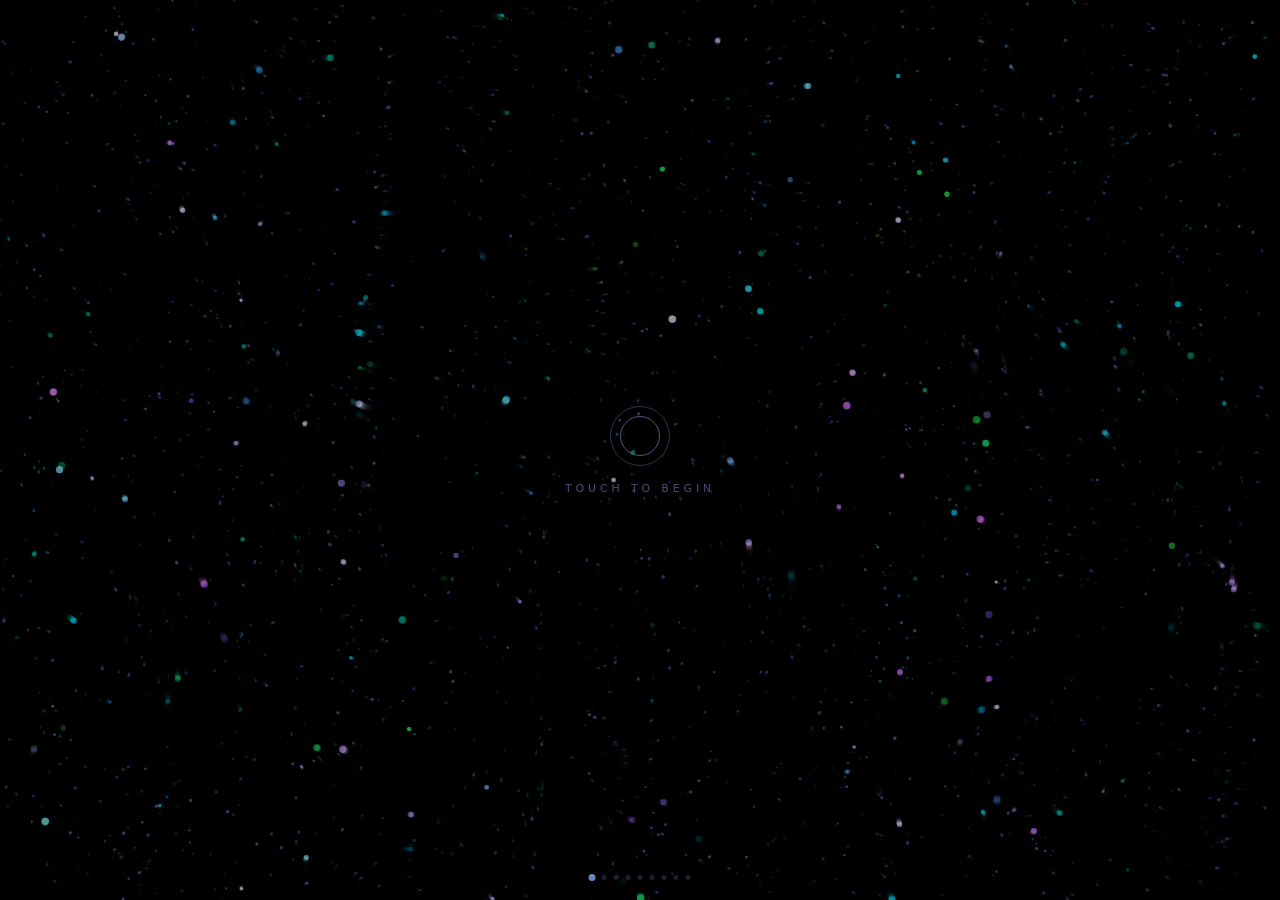
<file: ambient/index.html>
<!DOCTYPE html>
<html lang="ja">
<head>
  <meta charset="UTF-8">
  <meta name="viewport" content="width=device-width, initial-scale=1.0">
  <title>Ambient Flow</title>
  <link rel="stylesheet" href="style.css">
</head>
<body>
<canvas id="c"></canvas>
<div id="overlay"><div class="ring"></div><p>touch to begin</p></div>
<div id="label"></div>
<div id="dots"></div>
<script src="main.js"></script>
</body>
</html>
</file>
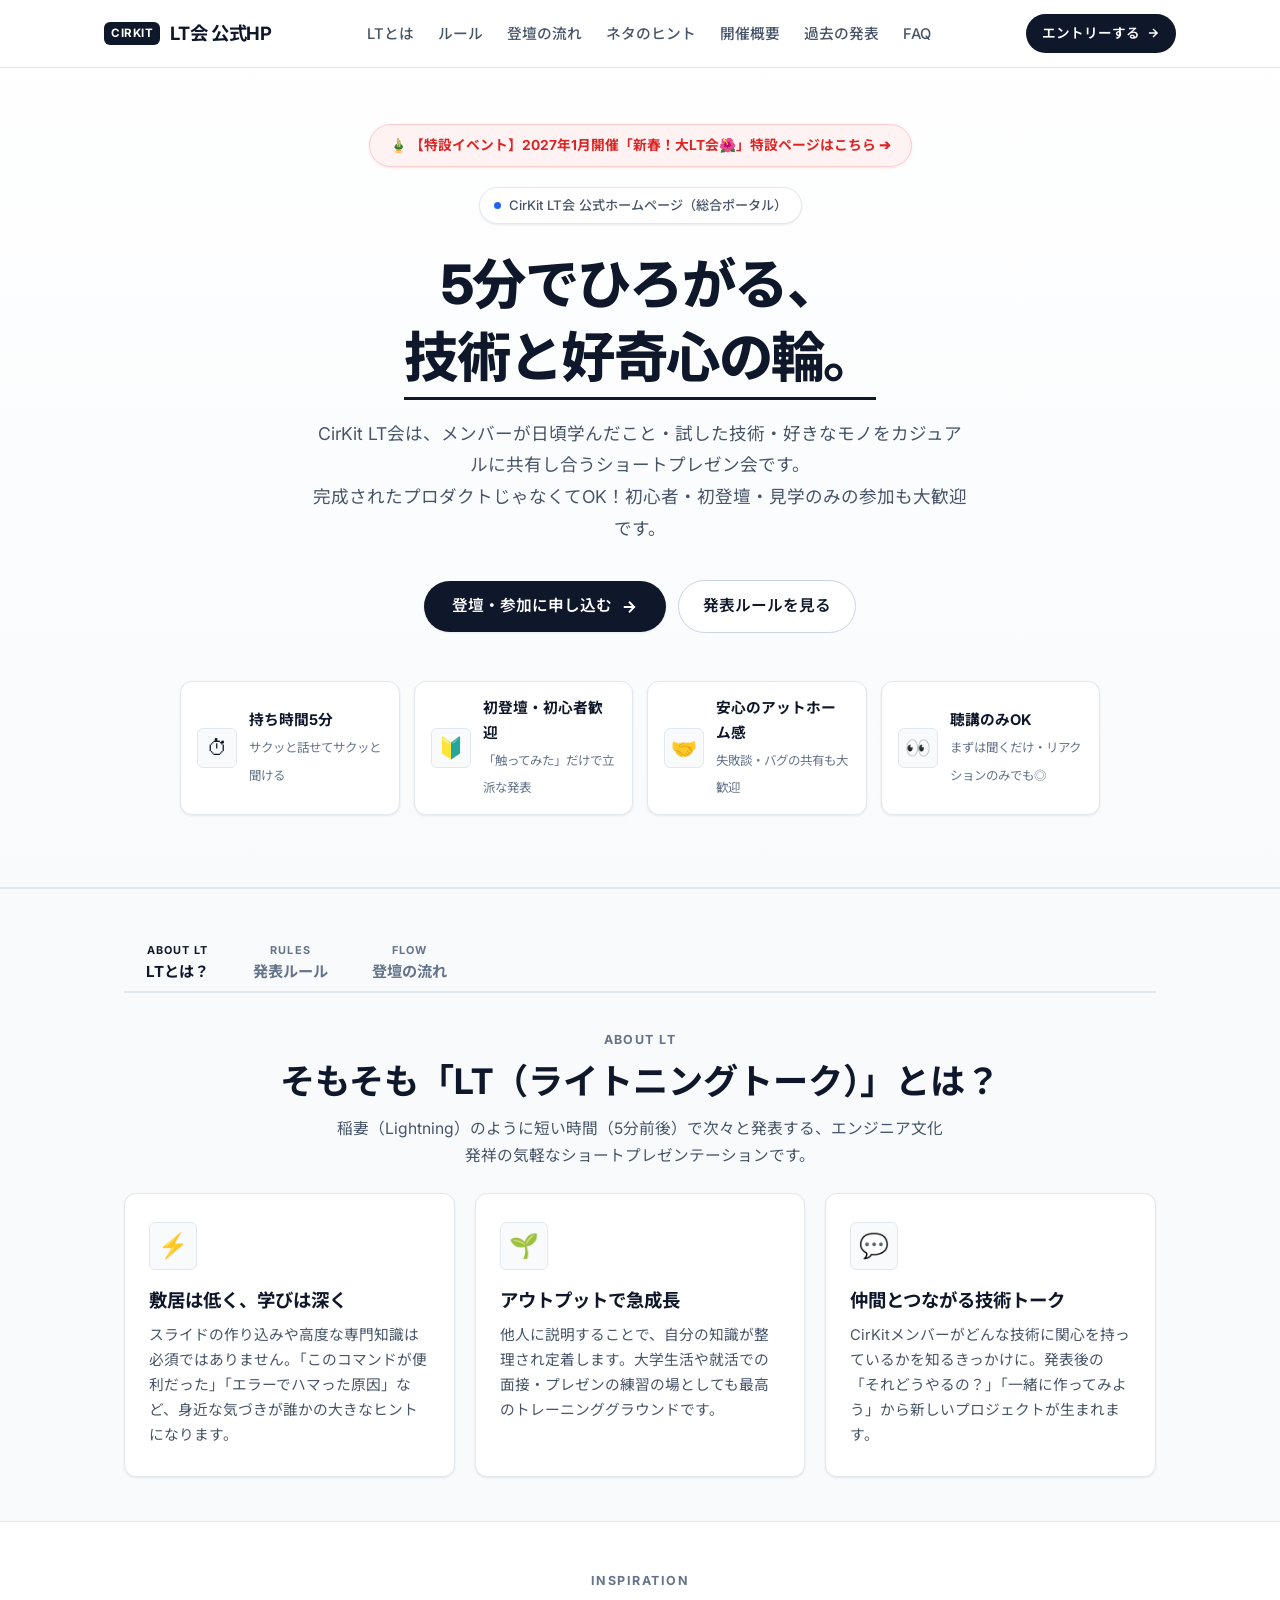
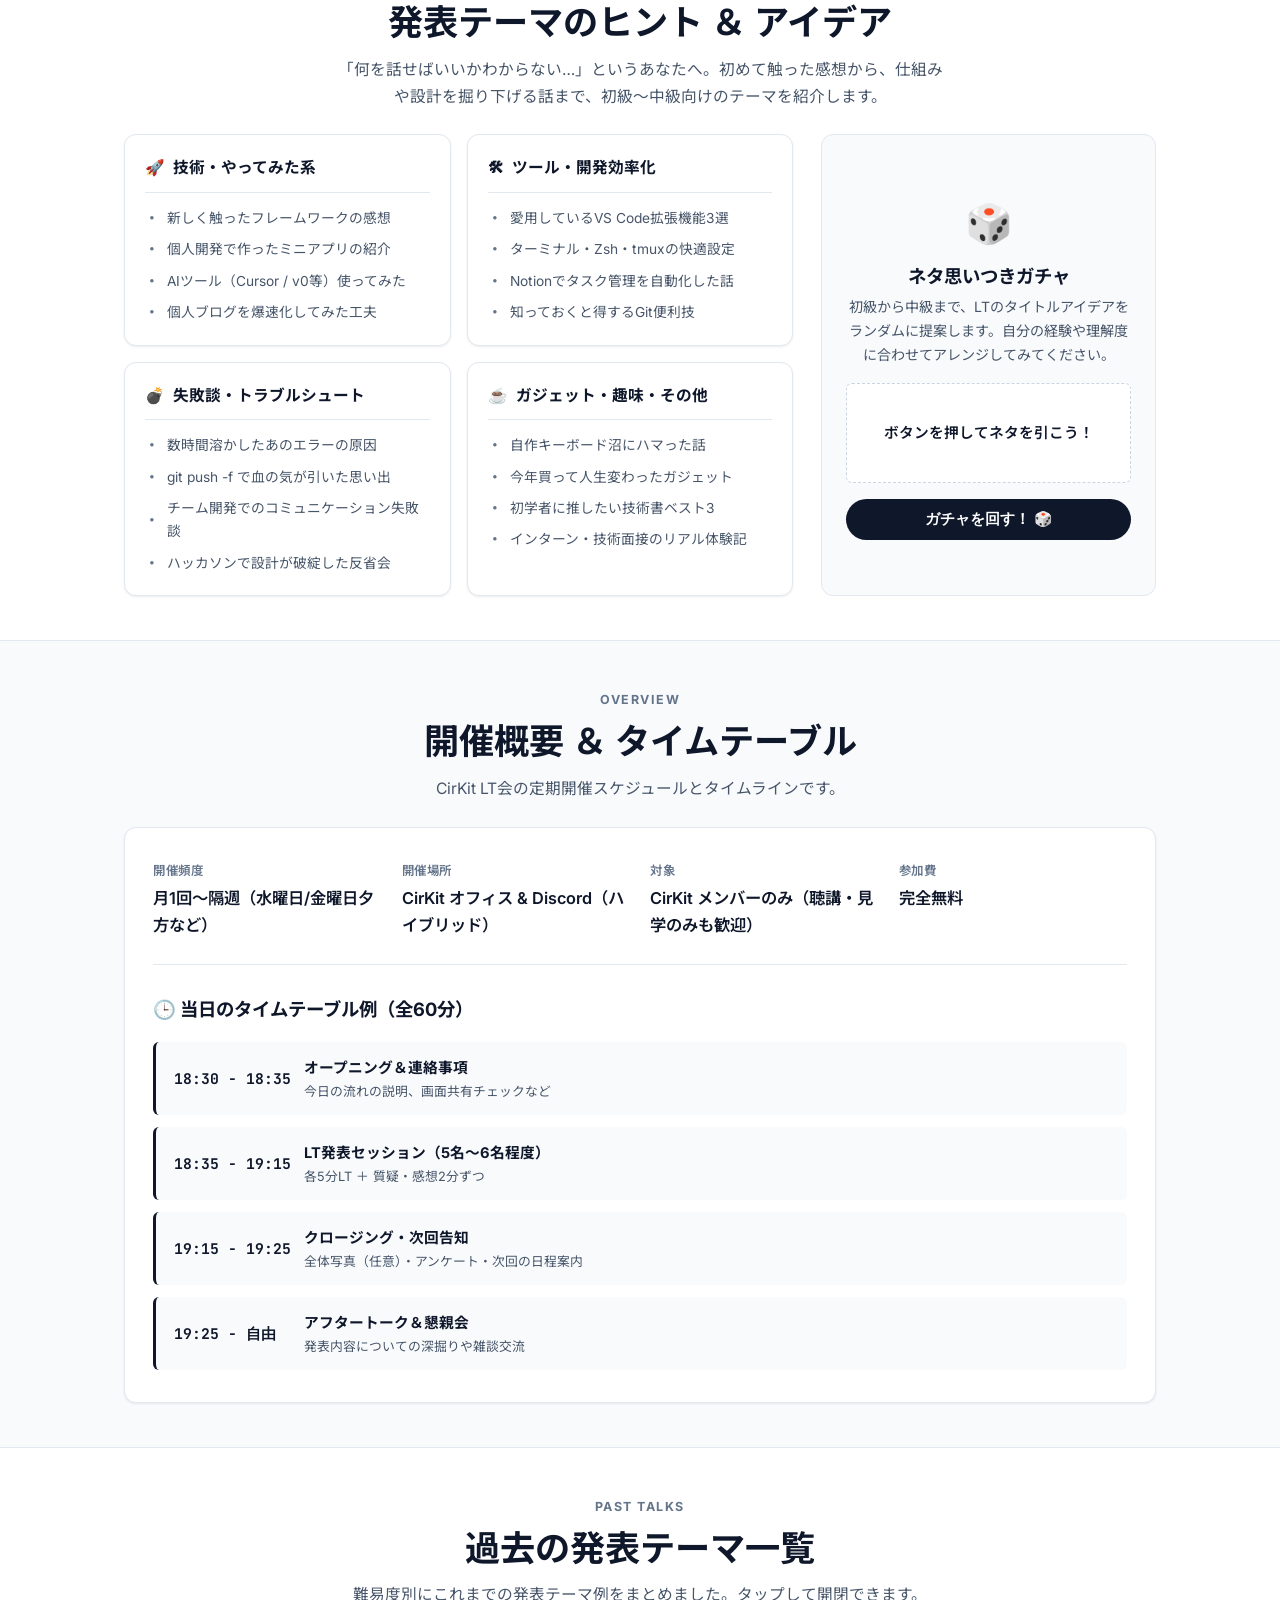
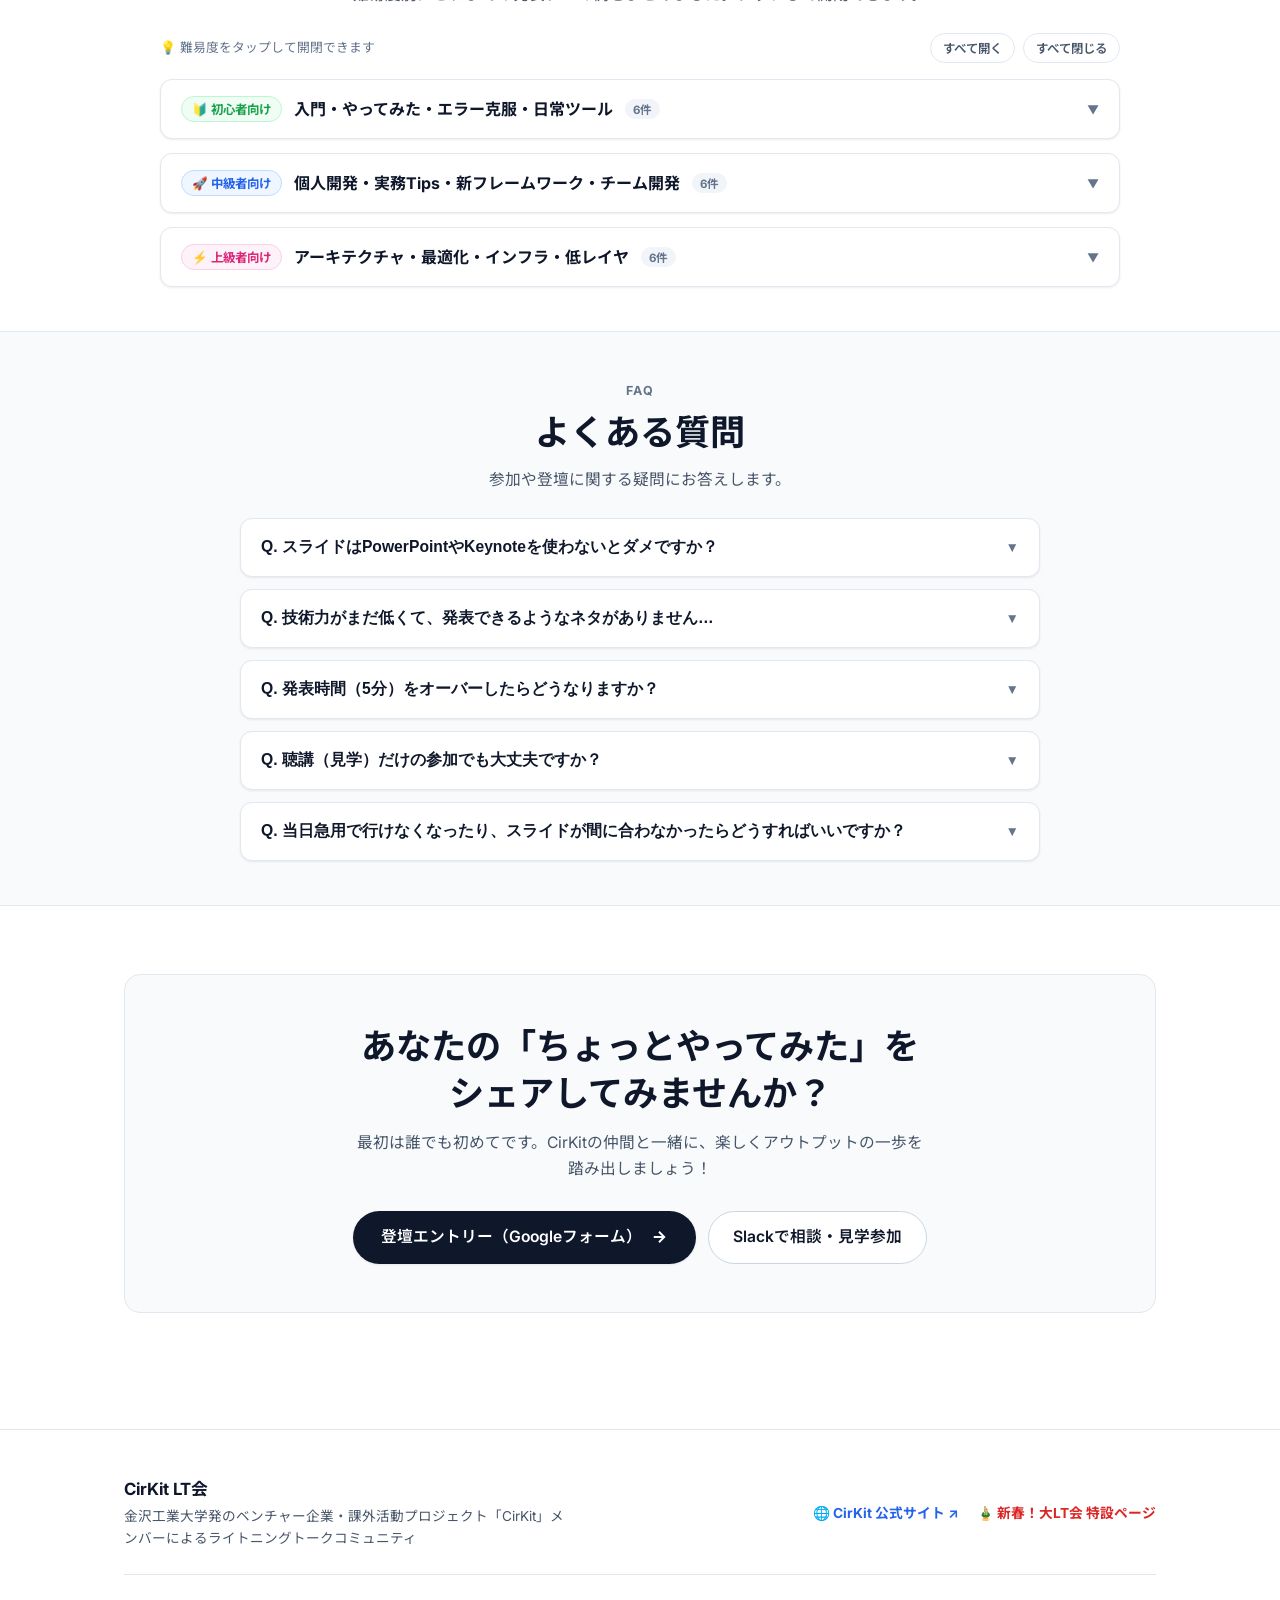
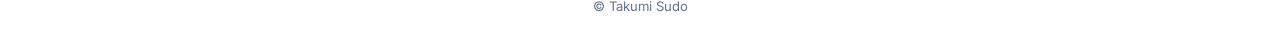
<file: lt/index.html>
<!DOCTYPE html>
<html lang="ja">
<head>
  <meta charset="UTF-8">
  <meta name="viewport" content="width=device-width, initial-scale=1.0">
  <title>CirKit LT会 | 5分で広がる、技術と好奇心。</title>
  <meta name="description" content="金沢工業大学発ベンチャー・課外活動プロジェクト「CirKit」のLT会（Lightning Talks）紹介ページです。ルールや発表テーマのヒント、登壇・参加の流れ、よくある質問を掲載しています。初心者・聴講のみも大歓迎！">
  <!-- Google Fonts -->
  <link rel="preconnect" href="https://fonts.googleapis.com">
  <link rel="preconnect" href="https://fonts.gstatic.com" crossorigin>
  <link href="https://fonts.googleapis.com/css2?family=Inter:wght@400;500;600;700;800&family=JetBrains+Mono:wght@500;700&family=Noto+Sans+JP:wght@400;500;700;800&display=swap" rel="stylesheet">
  <link rel="stylesheet" href="style.css">
</head>
<body>

  <!-- Header -->
  <header class="site-header">
    <div class="nav-container">
      <a href="./index.html" class="nav-logo">
        <span class="logo-badge">CirKit</span>
        <span>LT会 公式HP</span>
      </a>

      <!-- Desktop Nav Links -->
      <ul class="nav-links" id="navLinks">
        <li><a href="#about">LTとは</a></li>
        <li><a href="#rules">ルール</a></li>
        <li><a href="#flow">登壇の流れ</a></li>
        <li><a href="#topics">ネタのヒント</a></li>
        <li><a href="#overview">開催概要</a></li>
        <li><a href="#archive">過去の発表</a></li>
        <li><a href="#faq">FAQ</a></li>
      </ul>

      <div class="nav-actions">
        <a href="#entry" class="btn-header-cta">
          <span>エントリーする</span>
          <svg width="14" height="14" viewBox="0 0 24 24" fill="none" stroke="currentColor" stroke-width="2.5"><path d="M5 12h14M12 5l7 7-7 7"/></svg>
        </a>
        <button class="menu-btn" id="menuToggle" aria-label="メニューを開閉する" aria-expanded="false">
          ☰
        </button>
      </div>
    </div>
  </header>

  <main>
    <!-- Hero Section -->
    <section class="hero-section">
      <div class="container">
        <!-- New Year Special Event Banner -->
        <div style="margin-bottom: 20px;">
          <a href="./newyear.html" style="display: inline-flex; align-items: center; gap: 8px; padding: 9px 20px; background: #fef2f2; border: 1px solid #fecaca; border-radius: 9999px; color: #dc2626; font-size: 0.86rem; font-weight: 700; text-decoration: none; box-shadow: 0 1px 3px rgba(220, 38, 38, 0.1); transition: all 0.2s;">
            <span>🎍 【特設イベント】2027年1月開催「新春！大LT会🌺」特設ページはこちら ➔</span>
          </a>
        </div>

        <div class="hero-tag">
          <span class="pulse-dot"></span>
          <span>CirKit LT会 公式ホームページ（総合ポータル）</span>
        </div>

        <h1 class="hero-title">
          5分でひろがる、<br>
          <span class="gradient-text">技術と好奇心の輪。</span>
        </h1>

        <p class="hero-description">
          CirKit LT会は、メンバーが日頃学んだこと・試した技術・好きなモノをカジュアルに共有し合うショートプレゼン会です。<br>
          完成されたプロダクトじゃなくてOK！初心者・初登壇・見学のみの参加も大歓迎です。
        </p>

        <div class="hero-cta-group">
          <a href="#entry" class="btn-primary">
            <span>登壇・参加に申し込む</span>
            <svg width="18" height="18" viewBox="0 0 24 24" fill="none" stroke="currentColor" stroke-width="2.5"><path d="M5 12h14M12 5l7 7-7 7"/></svg>
          </a>
          <a href="#rules" class="btn-secondary">
            <span>発表ルールを見る</span>
          </a>
        </div>

        <!-- Hero Feature Badges -->
        <div class="hero-features">
          <div class="feature-pill">
            <div class="feature-pill-icon">⏱</div>
            <div class="feature-pill-text">
              <strong>持ち時間5分</strong>
              <span>サクッと話せてサクッと聞ける</span>
            </div>
          </div>
          <div class="feature-pill">
            <div class="feature-pill-icon">🔰</div>
            <div class="feature-pill-text">
              <strong>初登壇・初心者歓迎</strong>
              <span>「触ってみた」だけで立派な発表</span>
            </div>
          </div>
          <div class="feature-pill">
            <div class="feature-pill-icon">🤝</div>
            <div class="feature-pill-text">
              <strong>安心のアットホーム感</strong>
              <span>失敗談・バグの共有も大歓迎</span>
            </div>
          </div>
          <div class="feature-pill">
            <div class="feature-pill-icon">👀</div>
            <div class="feature-pill-text">
              <strong>聴講のみOK</strong>
              <span>まずは聞くだけ・リアクションのみでも◎</span>
            </div>
          </div>
        </div>
      </div>
    </section>

    <!-- About / Rules / Flow Tab Group -->
    <section id="about" class="section section-alt">
      <div class="container">

        <div class="page-tabs" role="tablist" aria-label="セクション切り替え">
          <button class="page-tab-btn active" data-tab="tab-about" role="tab" aria-selected="true" aria-controls="tab-about">
            <span class="page-tab-label">ABOUT LT</span>
            <span class="page-tab-title">LTとは？</span>
          </button>
          <button class="page-tab-btn" data-tab="tab-rules" role="tab" aria-selected="false" aria-controls="tab-rules">
            <span class="page-tab-label">RULES</span>
            <span class="page-tab-title">発表ルール</span>
          </button>
          <button class="page-tab-btn" data-tab="tab-flow" role="tab" aria-selected="false" aria-controls="tab-flow">
            <span class="page-tab-label">FLOW</span>
            <span class="page-tab-title">登壇の流れ</span>
          </button>
        </div>

        <!-- Panel: About -->
        <div class="page-tab-panel active" id="tab-about" role="tabpanel">
          <div class="section-header">
            <span class="section-label">ABOUT LT</span>
            <h2 class="section-title">そもそも「LT（ライトニングトーク）」とは？</h2>
            <p class="section-subtitle">稲妻（Lightning）のように短い時間（5分前後）で次々と発表する、エンジニア文化発祥の気軽なショートプレゼンテーションです。</p>
          </div>
          <div class="about-grid">
            <div class="card">
              <div class="card-icon">⚡</div>
              <h3>敷居は低く、学びは深く</h3>
              <p>スライドの作り込みや高度な専門知識は必須ではありません。「このコマンドが便利だった」「エラーでハマった原因」など、身近な気づきが誰かの大きなヒントになります。</p>
            </div>
            <div class="card">
              <div class="card-icon orange">🌱</div>
              <h3>アウトプットで急成長</h3>
              <p>他人に説明することで、自分の知識が整理され定着します。大学生活や就活での面接・プレゼンの練習の場としても最高のトレーニンググラウンドです。</p>
            </div>
            <div class="card">
              <div class="card-icon cyan">💬</div>
              <h3>仲間とつながる技術トーク</h3>
              <p>CirKitメンバーがどんな技術に関心を持っているかを知るきっかけに。発表後の「それどうやるの？」「一緒に作ってみよう」から新しいプロジェクトが生まれます。</p>
            </div>
          </div>
        </div>

        <!-- Panel: Rules -->
        <div class="page-tab-panel" id="tab-rules" role="tabpanel">
          <div class="section-header">
            <span class="section-label">RULES</span>
            <h2 class="section-title">発表ルール＆レギュレーション</h2>
            <p class="section-subtitle">誰でも安心して発表できるよう、シンプルで優しいルールを設けています。</p>
          </div>
          <div class="rules-container">
            <div class="rule-highlight-box">
              <h3>⏱ 発表時間ルール</h3>
              <div class="rule-time-display">
                <span class="time-num">5</span>
                <span class="time-unit">分ジャスト</span>
              </div>
              <p style="color: var(--text-sub); font-size: 0.95rem;">
                時間を守ることもLTの醍醐味です。未完成でも5分で一旦拍手で終了します！気負わずに話しましょう。
              </p>
              <ul class="bell-schedule">
                <li><strong>4分経過：</strong> チーン（1鈴：残り1分のお知らせ）</li>
                <li class="end"><strong>5分経過：</strong> チリリン（3鈴：発表終了・盛大な拍手！）</li>
                <li><strong>質疑応答・感想：</strong> 2〜3分（Slack/会場で自由に交流）</li>
              </ul>
              <div class="timer-widget">
                <p style="font-size: 0.85rem; color: var(--text-sub);">発表練習用 5分タイマー（ベル音つき）</p>
                <div class="timer-screen" id="timerDisplay">05:00</div>
                <div class="timer-controls">
                  <button class="timer-btn primary" id="timerStart">スタート</button>
                  <button class="timer-btn" id="timerReset">リセット</button>
                </div>
              </div>
            </div>
            <div class="rules-list">
              <div class="rule-card">
                <div class="rule-card-badge">💻</div>
                <div class="rule-card-content">
                  <h4>スライド形式はなんでもOK</h4>
                  <p>Googleスライド、Keynote、Notion、Markdown、ブラウザ画面、GitHubのリポジトリ、ターミナル実演など、自分が一番伝えやすい形式でOKです。</p>
                </div>
              </div>
              <div class="rule-card">
                <div class="rule-card-badge">🎯</div>
                <div class="rule-card-content">
                  <h4>テーマは自由（非IT系も歓迎）</h4>
                  <p>Web、モバイル、AI、インフラなどの技術ネタはもちろん、「自作キーボード」「買ってよかったガジェット」「おすすめの技術書」「ハッカソン参加記」も大歓迎！</p>
                </div>
              </div>
              <div class="rule-card">
                <div class="rule-card-badge">👏</div>
                <div class="rule-card-content">
                  <h4>ポジティブフィードバック文化</h4>
                  <p>発表者へは「ナイス発表！」「そのツール知らなかった！」など温かいコメント・リアクションを送ります。批判やマサカリは一切禁止です。</p>
                </div>
              </div>
              <div class="rule-card">
                <div class="rule-card-badge">🛡</div>
                <div class="rule-card-content">
                  <h4>ドタキャン・未完成でも大丈夫</h4>
                  <p>学業や急用が最優先です。もし当日間に合わなくても、事前に一言連絡すれば怒られることは絶対にありません。途中までの発表でも大歓迎です。</p>
                </div>
              </div>
            </div>
          </div>
        </div>

        <!-- Panel: Flow -->
        <div class="page-tab-panel" id="tab-flow" role="tabpanel">
          <div class="section-header">
            <span class="section-label">FLOW</span>
            <h2 class="section-title">登壇・参加までの流れ</h2>
            <p class="section-subtitle">エントリーから当日までのステップです。わずか3ステップで登壇できます。</p>
          </div>
          <div class="flow-steps">
            <div class="step-card">
              <div class="step-number">01</div>
              <h4>ネタをざっくり決める</h4>
              <p>「最近触ったこれ」「このエラー困った」など、話したいことを1行で思い浮かべます。詳細は後からでOK！</p>
            </div>
            <div class="step-card">
              <div class="step-number">02</div>
              <h4>エントリーする</h4>
              <p>エントリーフォームまたはCirKitのSlackのLTチャンネルで「登壇希望」と発表タイトル（仮で可）を投稿！</p>
            </div>
            <div class="step-card">
              <div class="step-number">03</div>
              <h4>資料を作る（5〜8枚）</h4>
              <p>5分はスライド5〜8枚程度が目安。「自己紹介 → きっかけ → やったこと → 学び」の構成がオススメです。</p>
            </div>
            <div class="step-card">
              <div class="step-number">04</div>
              <h4>当日！5分楽しんで話す</h4>
              <p>オンライン（画面共有）または部室のプロジェクターで発表！みんなで拍手やコメントで盛り上げます。</p>
            </div>
            <div class="step-card">
              <div class="step-number">05</div>
              <h4>アフタートーク＆交流</h4>
              <p>発表後は「それ使ってみたい！」「あの部分詳しく教えて！」と質問や雑談タイム。次の学びに繋がります。</p>
            </div>
          </div>

          <div class="lt-slide-template-box" id="slide-template">
            <button type="button" class="slide-template-toggle-btn" id="slideTemplateToggle" aria-expanded="false">
              <div class="slide-template-toggle-left">
                <span class="slide-template-tag">🎯 迷ったらコレ！</span>
                <h3 class="slide-template-toggle-title">LT定番の資料構成（5分・スライド5〜8枚テンプレート）</h3>
                <p class="slide-template-toggle-desc">
                  「スライドってどう作ればいい？」「何枚くらい作ればいい？」と迷ったら、この黄金パターンに沿って作るのがオススメ！
                </p>
              </div>
              <div class="slide-template-toggle-right">
                <span class="slide-toggle-label">スライド構成を見る ▼</span>
                <span class="slide-toggle-chevron">▼</span>
              </div>
            </button>
            <div class="slide-template-body" id="slideTemplateBody">
              <div class="slides-flow-grid">
                <div class="slide-item-card">
                  <div class="slide-card-top">
                    <span class="slide-num-badge">スライド 1</span>
                    <span class="slide-time-badge">目安: 15秒</span>
                  </div>
                  <h4>① 表紙（タイトル）</h4>
                  <p>発表タイトルと、登壇者名（学年・ニックネームでOK）。</p>
                  <div class="slide-tip">💡 「〜してみた」「〜でハマった話」など具体的に！</div>
                </div>
                <div class="slide-item-card">
                  <div class="slide-card-top">
                    <span class="slide-num-badge">スライド 2</span>
                    <span class="slide-time-badge">目安: 30秒</span>
                  </div>
                  <h4>② 自己紹介</h4>
                  <p>学年・サークルでの担当・普段使っている技術や趣味など。</p>
                  <div class="slide-tip">💡 緊張をほぐす場。1枚でサクッと短めに！</div>
                </div>
                <div class="slide-item-card">
                  <div class="slide-card-top">
                    <span class="slide-num-badge">スライド 3</span>
                    <span class="slide-time-badge">目安: 45秒</span>
                  </div>
                  <h4>③ きっかけ・背景</h4>
                  <p>「なぜこれを触ったのか？」「何に困っていたのか？」</p>
                  <div class="slide-tip">💡 共感を呼ぶ導入。「自分もそれ困ってた」を引き出す</div>
                </div>
                <div class="slide-item-card">
                  <div class="slide-card-top">
                    <span class="slide-num-badge">スライド 4〜5</span>
                    <span class="slide-time-badge">目安: 2分30秒</span>
                  </div>
                  <h4>④ やったこと・本題</h4>
                  <p>作ったアプリ画面・試したコード・エラーの試行錯誤など。</p>
                  <div class="slide-tip">💡 スクショや実演画面を大きく貼るのが一番伝わる！</div>
                </div>
                <div class="slide-item-card">
                  <div class="slide-card-top">
                    <span class="slide-num-badge">スライド 6</span>
                    <span class="slide-time-badge">目安: 45秒</span>
                  </div>
                  <h4>⑤ 学び・気づき</h4>
                  <p>「やってみて分かったこと」「良かった点・反省点」。</p>
                  <div class="slide-tip">💡 失敗談も大歓迎。「こうすれば解決した」は最高の知見</div>
                </div>
                <div class="slide-item-card">
                  <div class="slide-card-top">
                    <span class="slide-num-badge">スライド 7〜8</span>
                    <span class="slide-time-badge">目安: 15秒</span>
                  </div>
                  <h4>⑥ まとめ ＆ 今後</h4>
                  <p>結論の一言 ＋ 次の目標 ＋「ありがとうございました！」</p>
                  <div class="slide-tip">💡 5分のベルが鳴っても、この1枚で綺麗に締められます</div>
                </div>
              </div>
              <div class="slide-tips-row">
                <div class="slide-tip-col">
                  <span class="tip-icon">📏</span>
                  <div>
                    <h5>文字は大きく・少なく</h5>
                    <p>スライドの文字を読み上げるのではなく、キーワードと図を中心に載せましょう。</p>
                  </div>
                </div>
                <div class="slide-tip-col">
                  <span class="tip-icon">🖼️</span>
                  <div>
                    <h5>画像・スクショを主役に</h5>
                    <p>完成した画面やターミナルのログ画像を1枚貼るだけで、言葉の10倍伝わります。</p>
                  </div>
                </div>
                <div class="slide-tip-col">
                  <span class="tip-icon">🛡️</span>
                  <div>
                    <h5>未完成・メモ帳共有も大歓迎</h5>
                    <p>Googleスライド以外にもNotion、Markdown、ターミナル実演など形式は完全自由です。</p>
                  </div>
                </div>
              </div>
              <div style="text-align: center; margin-top: 24px;">
                <button type="button" class="btn-secondary" id="switchToRulesTab" style="display: inline-flex; align-items: center; gap: 8px; font-size: 0.88rem; padding: 10px 22px; cursor: pointer; border: 1px solid var(--border-hover); border-radius: var(--radius-full); background: #ffffff; color: var(--text-main);">
                  <span>⏱️ ベル音つき5分練習タイマーでリハーサルする</span>
                  <span>➔</span>
                </button>
              </div>
            </div>
          </div>
        </div>

      </div>
    </section>

    <!-- Topics Section -->
    <section id="topics" class="section">
      <div class="container">
        <div class="section-header">
          <span class="section-label">INSPIRATION</span>
          <h2 class="section-title">発表テーマのヒント ＆ アイデア</h2>
          <p class="section-subtitle">「何を話せばいいかわからない…」というあなたへ。初めて触った感想から、仕組みや設計を掘り下げる話まで、初級〜中級向けのテーマを紹介します。</p>
        </div>

        <div class="topics-wrapper">
          <!-- Categories Grid -->
          <div class="topics-grid">
            <div class="topic-box">
              <div class="topic-box-title">
                <span>🚀</span>
                <span>技術・やってみた系</span>
              </div>
              <div class="topic-pills">
                <div class="topic-item">新しく触ったフレームワークの感想</div>
                <div class="topic-item">個人開発で作ったミニアプリの紹介</div>
                <div class="topic-item">AIツール（Cursor / v0等）使ってみた</div>
                <div class="topic-item">個人ブログを爆速化してみた工夫</div>
              </div>
            </div>

            <div class="topic-box">
              <div class="topic-box-title">
                <span>🛠</span>
                <span>ツール・開発効率化</span>
              </div>
              <div class="topic-pills">
                <div class="topic-item">愛用しているVS Code拡張機能3選</div>
                <div class="topic-item">ターミナル・Zsh・tmuxの快適設定</div>
                <div class="topic-item">Notionでタスク管理を自動化した話</div>
                <div class="topic-item">知っておくと得するGit便利技</div>
              </div>
            </div>

            <div class="topic-box">
              <div class="topic-box-title">
                <span>💣</span>
                <span>失敗談・トラブルシュート</span>
              </div>
              <div class="topic-pills">
                <div class="topic-item">数時間溶かしたあのエラーの原因</div>
                <div class="topic-item">git push -f で血の気が引いた思い出</div>
                <div class="topic-item">チーム開発でのコミュニケーション失敗談</div>
                <div class="topic-item">ハッカソンで設計が破綻した反省会</div>
              </div>
            </div>

            <div class="topic-box">
              <div class="topic-box-title">
                <span>☕</span>
                <span>ガジェット・趣味・その他</span>
              </div>
              <div class="topic-pills">
                <div class="topic-item">自作キーボード沼にハマった話</div>
                <div class="topic-item">今年買って人生変わったガジェット</div>
                <div class="topic-item">初学者に推したい技術書ベスト3</div>
                <div class="topic-item">インターン・技術面接のリアル体験記</div>
              </div>
            </div>
          </div>

          <!-- Gacha Widget -->
          <div class="gacha-box">
            <div class="gacha-icon">🎲</div>
            <h3>ネタ思いつきガチャ</h3>
            <p style="font-size: 0.88rem; color: var(--text-sub); margin-top: 6px;">初級から中級まで、LTのタイトルアイデアをランダムに提案します。自分の経験や理解度に合わせてアレンジしてみてください。</p>
            
            <div class="gacha-result" id="gachaResult">
              ボタンを押してネタを引こう！
            </div>

            <button class="btn-gacha" id="gachaBtn">
              ガチャを回す！ 🎲
            </button>
          </div>
        </div>
      </div>
    </section>

    <!-- Overview & Timetable Section -->
    <section id="overview" class="section section-alt">
      <div class="container">
        <div class="section-header">
          <span class="section-label">OVERVIEW</span>
          <h2 class="section-title">開催概要 ＆ タイムテーブル</h2>
          <p class="section-subtitle">CirKit LT会の定期開催スケジュールとタイムラインです。</p>
        </div>

        <div class="overview-card">
          <div class="info-rows">
            <div class="info-row">
              <dt>開催頻度</dt>
              <dd>月1回〜隔週（水曜日/金曜日夕方など）</dd>
            </div>
            <div class="info-row">
              <dt>開催場所</dt>
              <dd>CirKit オフィス & Discord（ハイブリッド）</dd>
            </div>
            <div class="info-row">
              <dt>対象</dt>
              <dd>CirKit メンバーのみ（聴講・見学のみも歓迎）</dd>
            </div>
            <div class="info-row">
              <dt>参加費</dt>
              <dd>完全無料</dd>
            </div>
          </div>

          <h3 style="margin-bottom: 20px; font-size: 1.15rem;">🕒 当日のタイムテーブル例（全60分）</h3>
          <div class="timetable-list">
            <div class="timetable-row">
              <div class="time-slot">18:30 - 18:35</div>
              <div class="slot-desc">
                <strong>オープニング＆連絡事項</strong>
                <span>今日の流れの説明、画面共有チェックなど</span>
              </div>
            </div>

            <div class="timetable-row">
              <div class="time-slot">18:35 - 19:15</div>
              <div class="slot-desc">
                <strong>LT発表セッション（5名〜6名程度）</strong>
                <span>各5分LT ＋ 質疑・感想2分ずつ</span>
              </div>
            </div>

            <div class="timetable-row">
              <div class="time-slot">19:15 - 19:25</div>
              <div class="slot-desc">
                <strong>クロージング・次回告知</strong>
                <span>全体写真（任意）・アンケート・次回の日程案内</span>
              </div>
            </div>

            <div class="timetable-row">
              <div class="time-slot">19:25 - 自由</div>
              <div class="slot-desc">
                <strong>アフタートーク＆懇親会</strong>
                <span>発表内容についての深掘りや雑談交流</span>
              </div>
            </div>
          </div>
        </div>
      </div>
    </section>

    <!-- Archive Section -->
    <section id="archive" class="section">
      <div class="container">
        <div class="section-header">
          <span class="section-label">PAST TALKS</span>
          <h2 class="section-title">過去の発表テーマ一覧</h2>
          <p class="section-subtitle">難易度別にこれまでの発表テーマ例をまとめました。タップして開閉できます。</p>
        </div>

        <!-- Archive Toggle Toolbar -->
        <div class="archive-toggle-toolbar">
          <span class="archive-toggle-hint">💡 難易度をタップして開閉できます</span>
          <button type="button" class="btn-archive-toggle-all" id="archiveExpandAll">すべて開く</button>
          <button type="button" class="btn-archive-toggle-all" id="archiveCollapseAll">すべて閉じる</button>
        </div>

        <!-- Archive Level Accordion -->
        <div class="archive-accordion" id="archiveAccordion">
          <!-- 初心者向け -->
          <div class="archive-toggle-item" data-level="beginner">
            <button type="button" class="archive-toggle-header" aria-expanded="false">
              <div class="archive-toggle-left">
                <span class="level-badge beginner">🔰 初心者向け</span>
                <span class="archive-toggle-title">入門・やってみた・エラー克服・日常ツール</span>
                <span class="archive-count-badge">6件</span>
              </div>
              <span class="archive-chevron">▼</span>
            </button>
            <div class="archive-toggle-body">
              <div class="archive-cards-grid">
                <div class="archive-card">
                  <div>
                    <span class="archive-category">入門・やってみた</span>
                    <h4>非エンジニア出身の僕がGitコンフリクトを克服するまでの3ステップ</h4>
                  </div>
                  <div class="archive-meta">
                    <span class="archive-time-badge">⏱️ 5分LT</span>
                  </div>
                </div>

                <div class="archive-card">
                  <div>
                    <span class="archive-category">Web・入門</span>
                    <h4>初めて書いたHTML/CSSの個人サイトをGitHub Pagesで公開した手順</h4>
                  </div>
                  <div class="archive-meta">
                    <span class="archive-time-badge">⏱️ 5分LT</span>
                  </div>
                </div>

                <div class="archive-card">
                  <div>
                    <span class="archive-category">環境・ツール</span>
                    <h4>Dockerが完全に理解できたので初心者向けに超やさしく解説する</h4>
                  </div>
                  <div class="archive-meta">
                    <span class="archive-time-badge">⏱️ 5分LT</span>
                  </div>
                </div>

                <div class="archive-card">
                  <div>
                    <span class="archive-category">趣味・ガジェット</span>
                    <h4>キーボードの軸沼へようこそ〜自分に合ったキースイッチ選び〜</h4>
                  </div>
                  <div class="archive-meta">
                    <span class="archive-time-badge">⏱️ 5分LT</span>
                  </div>
                </div>

                <div class="archive-card">
                  <div>
                    <span class="archive-category">体験談・ガジェット</span>
                    <h4>2026年買って本当にQOLが爆上がりしたデスク周辺グッズBest 3</h4>
                  </div>
                  <div class="archive-meta">
                    <span class="archive-time-badge">⏱️ 3分LT</span>
                  </div>
                </div>

                <div class="archive-card">
                  <div>
                    <span class="archive-category">失敗談・Tips</span>
                    <h4>初学者が数時間溶かしたCSSレイアウト崩れの原因と解決策まとめ</h4>
                  </div>
                  <div class="archive-meta">
                    <span class="archive-time-badge">⏱️ 5分LT</span>
                  </div>
                </div>
              </div>
            </div>
          </div>

          <!-- 中級者向け -->
          <div class="archive-toggle-item" data-level="intermediate">
            <button type="button" class="archive-toggle-header" aria-expanded="false">
              <div class="archive-toggle-left">
                <span class="level-badge intermediate">🚀 中級者向け</span>
                <span class="archive-toggle-title">個人開発・実務Tips・新フレームワーク・チーム開発</span>
                <span class="archive-count-badge">6件</span>
              </div>
              <span class="archive-chevron">▼</span>
            </button>
            <div class="archive-toggle-body">
              <div class="archive-cards-grid">
                <div class="archive-card">
                  <div>
                    <span class="archive-category">Web・アプリ</span>
                    <h4>Next.js App Router に移行してみてハマったポイント総まとめ</h4>
                  </div>
                  <div class="archive-meta">
                    <span class="archive-time-badge">⏱️ 5分LT</span>
                  </div>
                </div>

                <div class="archive-card">
                  <div>
                    <span class="archive-category">モバイル・個人開発</span>
                    <h4>Flutterで1週間個人開発！位置情報連動アプリをリリースしてみた</h4>
                  </div>
                  <div class="archive-meta">
                    <span class="archive-time-badge">⏱️ 5分LT</span>
                  </div>
                </div>

                <div class="archive-card">
                  <div>
                    <span class="archive-category">ツール・環境</span>
                    <h4>Neovimを自分好みに育てたら開発速度が2倍になった話</h4>
                  </div>
                  <div class="archive-meta">
                    <span class="archive-time-badge">⏱️ 5分LT</span>
                  </div>
                </div>

                <div class="archive-card">
                  <div>
                    <span class="archive-category">Web・バックエンド</span>
                    <h4>Supabase ＋ Next.jsで認証付きCRUDアプリを爆速で作る実践レシピ</h4>
                  </div>
                  <div class="archive-meta">
                    <span class="archive-time-badge">⏱️ 5分LT</span>
                  </div>
                </div>

                <div class="archive-card">
                  <div>
                    <span class="archive-category">チーム開発・反省会</span>
                    <h4>ハッカソンで設計が破綻して学んだ「動く最小限（MVP）」の作り方</h4>
                  </div>
                  <div class="archive-meta">
                    <span class="archive-time-badge">⏱️ 5分LT</span>
                  </div>
                </div>

                <div class="archive-card">
                  <div>
                    <span class="archive-category">AI・開発効率化</span>
                    <h4>GitHub Copilot ＆ Cursor を使ったAI駆動開発のリアルな作業フロー</h4>
                  </div>
                  <div class="archive-meta">
                    <span class="archive-time-badge">⏱️ 5分LT</span>
                  </div>
                </div>
              </div>
            </div>
          </div>

          <!-- 上級者向け -->
          <div class="archive-toggle-item" data-level="advanced">
            <button type="button" class="archive-toggle-header" aria-expanded="false">
              <div class="archive-toggle-left">
                <span class="level-badge advanced">⚡ 上級者向け</span>
                <span class="archive-toggle-title">アーキテクチャ・最適化・インフラ・低レイヤ</span>
                <span class="archive-count-badge">6件</span>
              </div>
              <span class="archive-chevron">▼</span>
            </button>
            <div class="archive-toggle-body">
              <div class="archive-cards-grid">
                <div class="archive-card">
                  <div>
                    <span class="archive-category">言語・Rust</span>
                    <h4>Rustで自作CLIツールを作ってcrates.ioに公開するまでの全記録</h4>
                  </div>
                  <div class="archive-meta">
                    <span class="archive-time-badge">⏱️ 5分LT</span>
                  </div>
                </div>

                <div class="archive-card">
                  <div>
                    <span class="archive-category">パフォーマンス・Web</span>
                    <h4>Webフロントエンドのレンダリング最適化とCore Web Vitals改善ログ</h4>
                  </div>
                  <div class="archive-meta">
                    <span class="archive-time-badge">⏱️ 5分LT</span>
                  </div>
                </div>

                <div class="archive-card">
                  <div>
                    <span class="archive-category">インフラ・仮想化</span>
                    <h4>自宅サーバー（Proxmox）を立ち上げてサークル用サービスをセルフホストした構成図</h4>
                  </div>
                  <div class="archive-meta">
                    <span class="archive-time-badge">⏱️ 5分LT</span>
                  </div>
                </div>

                <div class="archive-card">
                  <div>
                    <span class="archive-category">CI/CD・DevOps</span>
                    <h4>GitHub Actionsでテスト・ビルド・自動デプロイを完全自動化するCI/CD設計</h4>
                  </div>
                  <div class="archive-meta">
                    <span class="archive-time-badge">⏱️ 5分LT</span>
                  </div>
                </div>

                <div class="archive-card">
                  <div>
                    <span class="archive-category">バックエンド・Go</span>
                    <h4>Go言語の並行処理（Goroutine/Channel）でスクレイピングを爆速化した話</h4>
                  </div>
                  <div class="archive-meta">
                    <span class="archive-time-badge">⏱️ 5分LT</span>
                  </div>
                </div>

                <div class="archive-card">
                  <div>
                    <span class="archive-category">セキュリティ・ネットワーク</span>
                    <h4>個人開発Webサービスのセキュリティ対策＆Cloudflare防御設定の勘所</h4>
                  </div>
                  <div class="archive-meta">
                    <span class="archive-time-badge">⏱️ 5分LT</span>
                  </div>
                </div>
              </div>
            </div>
          </div>
        </div>
      </div>
    </section>

    <!-- FAQ Section -->
    <section id="faq" class="section section-alt">
      <div class="container">
        <div class="section-header">
          <span class="section-label">FAQ</span>
          <h2 class="section-title">よくある質問</h2>
          <p class="section-subtitle">参加や登壇に関する疑問にお答えします。</p>
        </div>

        <div class="faq-list">
          <div class="faq-item">
            <button class="faq-question">
              <span>Q. スライドはPowerPointやKeynoteを使わないとダメですか？</span>
              <span class="faq-chevron">▼</span>
            </button>
            <div class="faq-answer">
              <p>まったく指定はありません！Googleスライド、Keynoteはもちろん、Notionのページをスクロールしながら話す形式や、Markdownファイル、ターミナル、GitHubのリポジトリ画面を映しながら話すスタイルでも大歓迎です。</p>
            </div>
          </div>

          <div class="faq-item">
            <button class="faq-question">
              <span>Q. 技術力がまだ低くて、発表できるようなネタがありません…</span>
              <span class="faq-chevron">▼</span>
            </button>
            <div class="faq-answer">
              <p>LT会で一番盛り上がるのは、実は「初心者が触ってみて感じた疑問」や「エラーで詰まった話」です！すごいプロダクトを発表する場ではなく、日々の気づきをシェアする場なので、安心して何でもお話しください。</p>
            </div>
          </div>

          <div class="faq-item">
            <button class="faq-question">
              <span>Q. 発表時間（5分）をオーバーしたらどうなりますか？</span>
              <span class="faq-chevron">▼</span>
            </button>
            <div class="faq-answer">
              <p>5分になるとベルが鳴り、温かい拍手とともに発表終了となります！延長できずに終わってしまっても「続きはアフタートークで！」と盛り上がれるのがLTの良さなので、怒られたりマイナスになることは一切ありません。</p>
            </div>
          </div>

          <div class="faq-item">
            <button class="faq-question">
              <span>Q. 聴講（見学）だけの参加でも大丈夫ですか？</span>
              <span class="faq-chevron">▼</span>
            </button>
            <div class="faq-answer">
              <p>もちろん大歓迎です！「まずはどんな雰囲気か見てみたい」「他の人の発表を聞いて刺激を受けたい」という方もたくさんいます。チャットやリアクションで一緒に盛り上げてください！</p>
            </div>
          </div>

          <div class="faq-item">
            <button class="faq-question">
              <span>Q. 当日急用で行けなくなったり、スライドが間に合わなかったらどうすればいいですか？</span>
              <span class="faq-chevron">▼</span>
            </button>
            <div class="faq-answer">
              <p>学業や体調が最優先です。もし都合が悪くなった場合は、Slackで一言伝えていただければいつでもキャンセル可能です。スライドが未完成のまま画面共有で喋るだけでも歓迎されます！</p>
            </div>
          </div>
        </div>
      </div>
    </section>

    <!-- Entry / CTA Banner Section -->
    <section id="entry" class="section">
      <div class="container">
        <div class="cta-banner">
          <h2>あなたの「ちょっとやってみた」を<br>シェアしてみませんか？</h2>
          <p>
            最初は誰でも初めてです。CirKitの仲間と一緒に、楽しくアウトプットの一歩を踏み出しましょう！
          </p>

          <div class="cta-buttons">
            <a href="https://forms.gle/" target="_blank" rel="noopener noreferrer" class="btn-primary">
              <span>登壇エントリー（Googleフォーム）</span>
              <svg width="18" height="18" viewBox="0 0 24 24" fill="none" stroke="currentColor" stroke-width="2.5"><path d="M5 12h14M12 5l7 7-7 7"/></svg>
            </a>
            <a href="https://slack.com/" target="_blank" rel="noopener noreferrer" class="btn-secondary">
              <span>Slackで相談・見学参加</span>
            </a>
          </div>
        </div>
      </div>
    </section>
  </main>

  <!-- Footer -->
  <footer class="site-footer">
    <div class="container">
      <div class="footer-content">
        <div class="footer-info">
          <h4>CirKit LT会</h4>
          <p>金沢工業大学発のベンチャー企業・課外活動プロジェクト「CirKit」メンバーによるライトニングトークコミュニティ</p>
        </div>

        <div class="footer-links">
          <a href="https://cirkit.jp/" target="_blank" rel="noopener noreferrer" class="footer-link-highlight">🌐 CirKit 公式サイト ↗</a>
          <a href="./newyear.html" class="footer-link-event">🎍 新春！大LT会 特設ページ</a>
        </div>
      </div>

      <div class="footer-bottom">
        <p>© Takumi Sudo</p>
      </div>
    </div>
  </footer>

  <script src="script.js"></script>
</body>
</html>
</file>
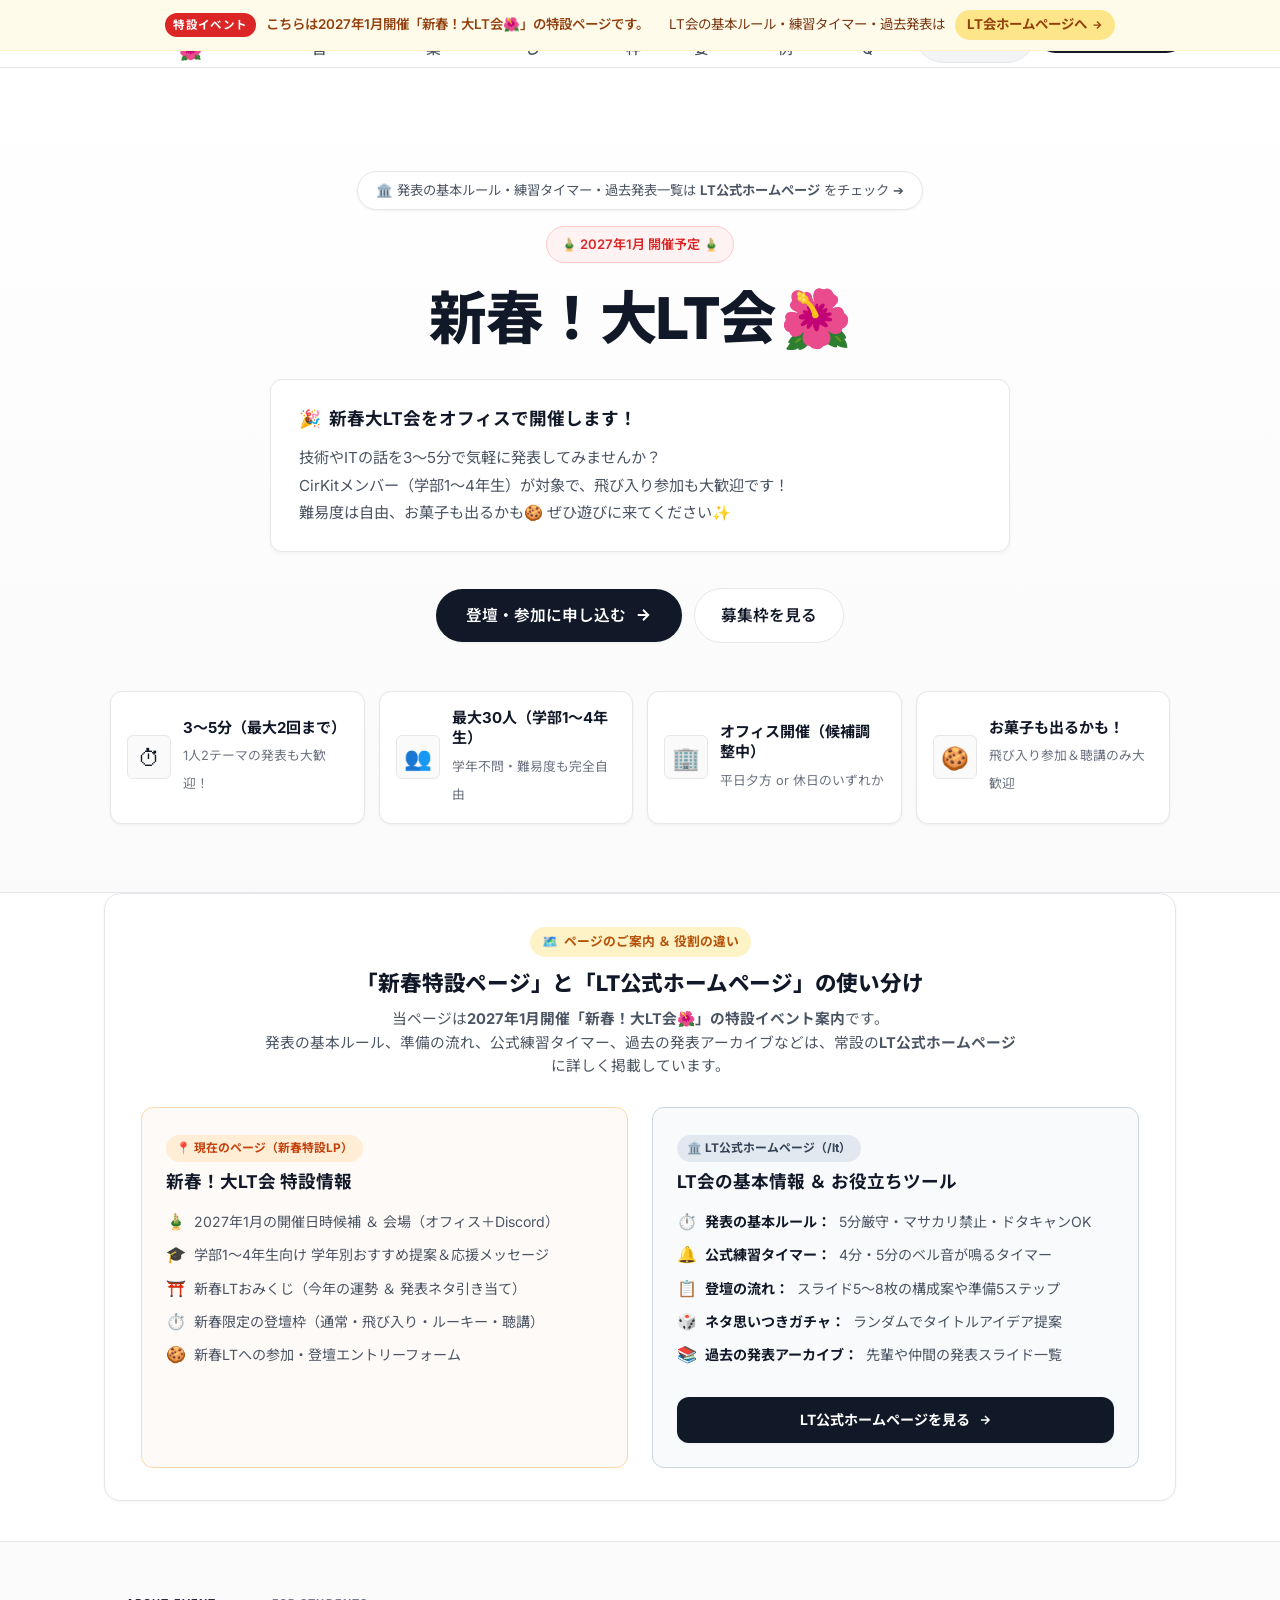
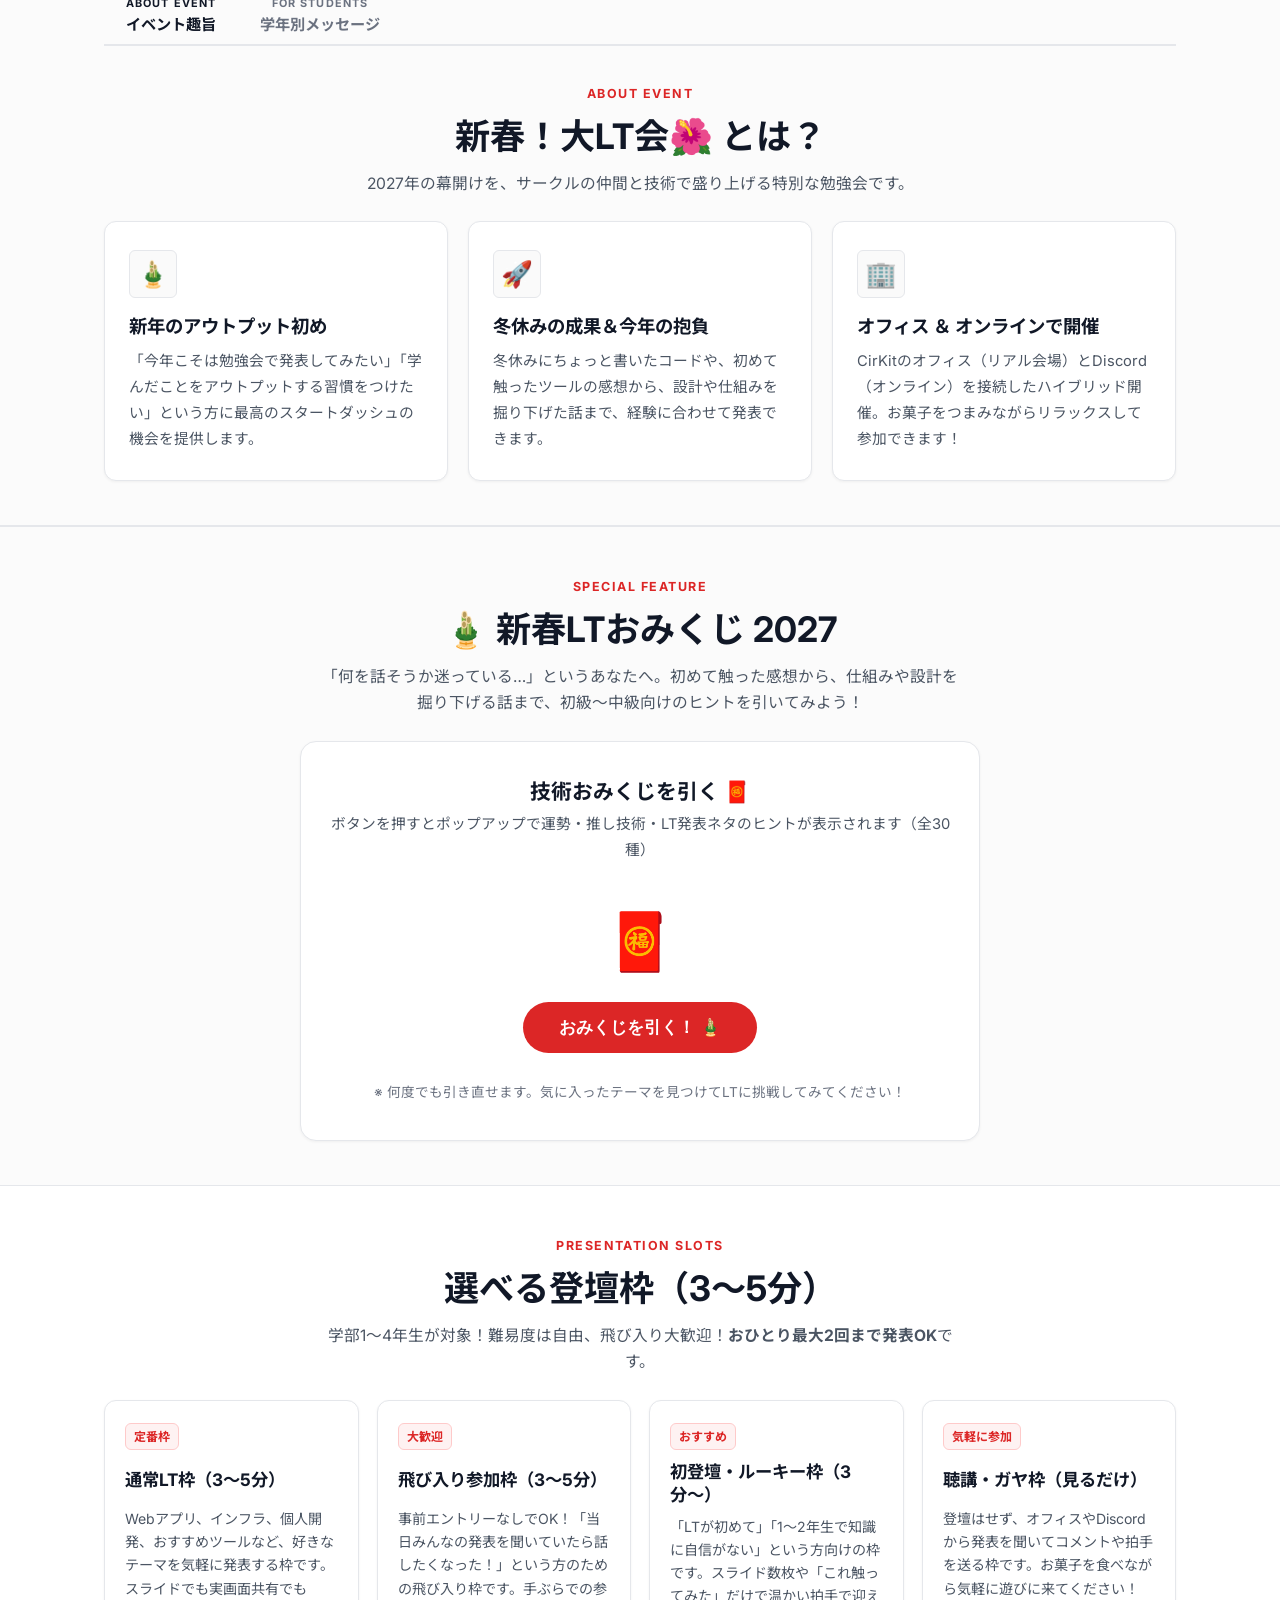
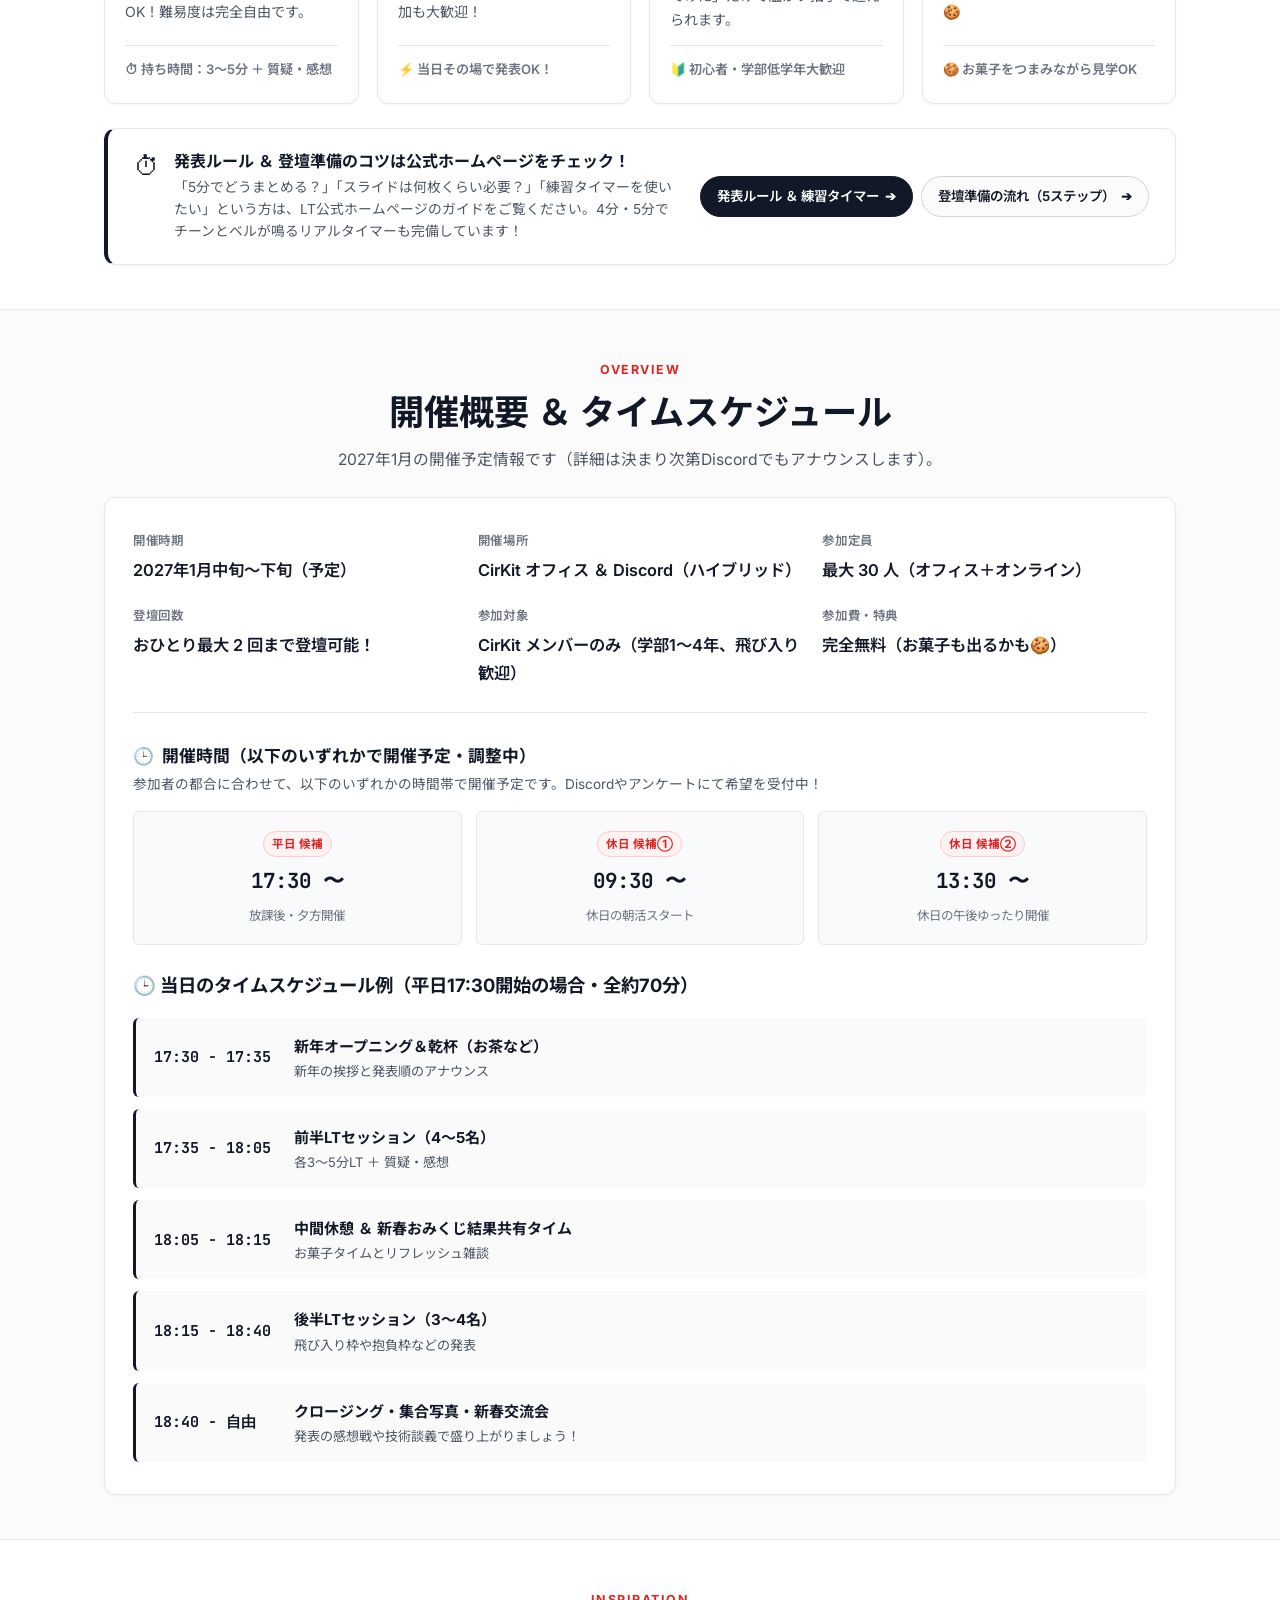
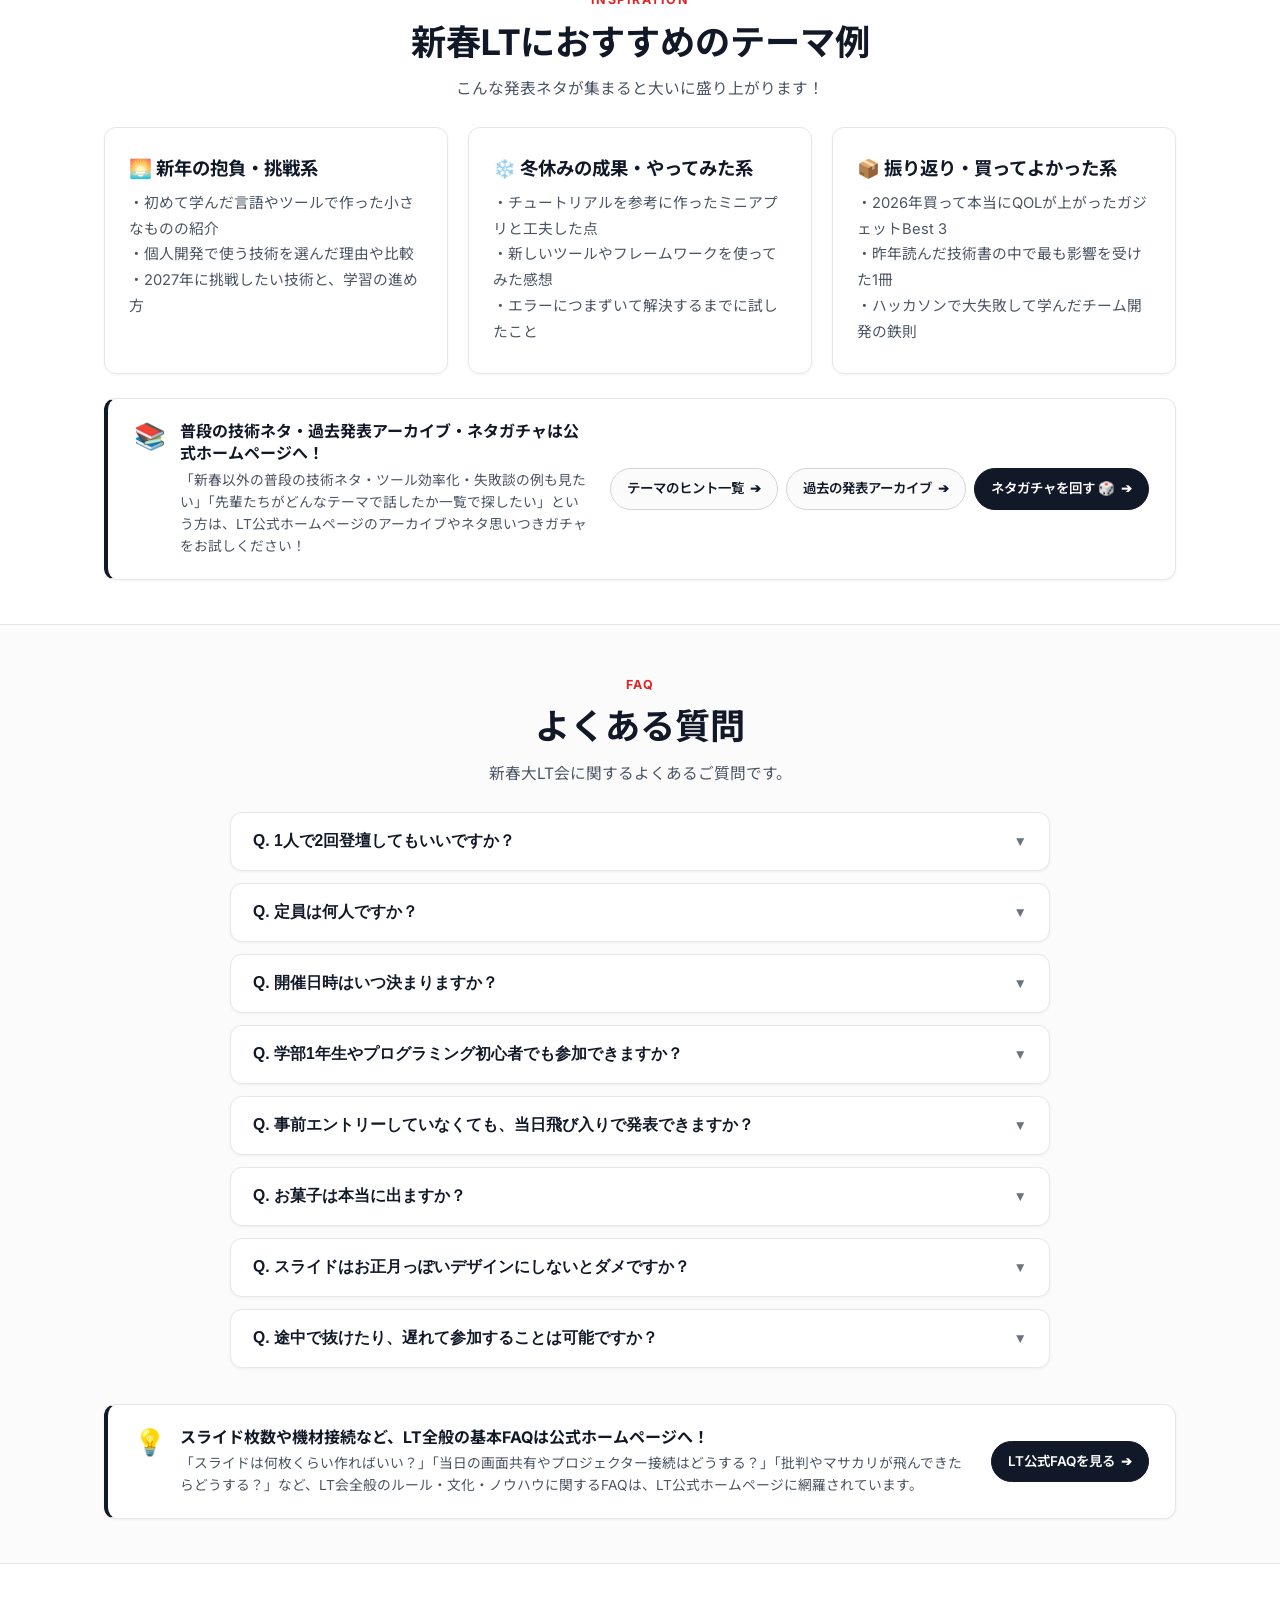
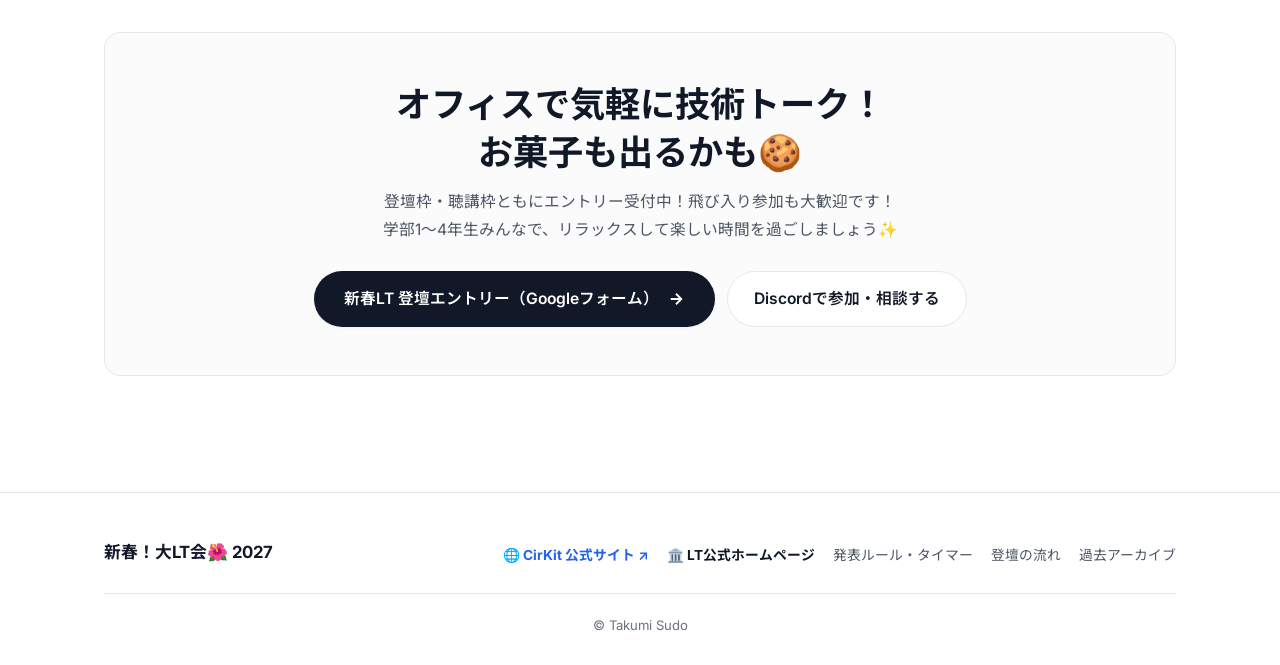
<file: lt/newyear.html>
<!DOCTYPE html>
<html lang="ja">
<head>
  <meta charset="UTF-8">
  <meta name="viewport" content="width=device-width, initial-scale=1.0">
  <title>新春！大LT会🌺 2027 | CirKit</title>
  <meta name="description" content="新春大LT会をオフィスで開催！🎉 技術やITの話を3〜5分で気軽に発表してみませんか？CirKitメンバー（学部1〜4年生）対象、飛び入り参加大歓迎、難易度は自由、お菓子も出るかも🍪 ぜひ遊びに来てください✨">
  <!-- Google Fonts -->
  <link rel="preconnect" href="https://fonts.googleapis.com">
  <link rel="preconnect" href="https://fonts.gstatic.com" crossorigin>
  <link href="https://fonts.googleapis.com/css2?family=Inter:wght@400;500;600;700;800&family=JetBrains+Mono:wght@500;700&family=Noto+Sans+JP:wght@400;500;700;800&display=swap" rel="stylesheet">
  <link rel="stylesheet" href="newyear.css">
</head>
<body>

  <!-- Top Announcement Bar for Portal Link -->
  <div class="top-notice-bar">
    <div class="top-notice-inner">
      <span class="notice-badge">特設イベント</span>
      <span class="notice-text">こちらは2027年1月開催「新春！大LT会🌺」の特設ページです。</span>
      <br>
      <span class="notice-guide">LT会の基本ルール・練習タイマー・過去発表は</span>
      <a href="./index.html" class="notice-link">
        <span>LT会ホームページへ</span>
        <svg width="12" height="12" viewBox="0 0 24 24" fill="none" stroke="currentColor" stroke-width="2.5"><path d="M5 12h14M12 5l7 7-7 7"/></svg>
      </a>
    </div>
  </div>

  <!-- Header -->
  <header class="site-header">
    <div class="nav-container">
      <a href="./newyear.html" class="nav-logo">
        <span class="logo-badge">新春 2027</span>
        <span>新春！大LT会🌺</span>
      </a>

      <!-- Desktop Nav -->
      <ul class="nav-links" id="navLinks">
        <li><a href="#about">イベント趣旨</a></li>
        <li><a href="#grades">学年別提案</a></li>
        <li><a href="#omikuji">LTおみくじ</a></li>
        <li><a href="#slots">募集枠</a></li>
        <li><a href="#overview">開催概要</a></li>
        <li><a href="#topics">テーマ例</a></li>
        <li><a href="#faq">FAQ</a></li>
        <li><a href="./index.html" class="nav-portal-badge">🏛️ LT公式HP ↗</a></li>
      </ul>

      <div class="nav-actions">
        <a href="#entry" class="btn-header-cta">
          <span>登壇エントリー</span>
          <svg width="14" height="14" viewBox="0 0 24 24" fill="none" stroke="currentColor" stroke-width="2.5"><path d="M5 12h14M12 5l7 7-7 7"/></svg>
        </a>
        <button class="menu-btn" id="menuToggle" aria-label="メニューを開く" aria-expanded="false">
          ☰
        </button>
      </div>
    </div>
  </header>

  <main>
    <!-- Hero Section -->
    <section class="hero-section">
      <div class="container">
        <!-- Portal Guide Badge -->
        <div style="margin-bottom: 16px;">
          <a href="./index.html" style="display: inline-flex; align-items: center; gap: 8px; padding: 7px 18px; background: #ffffff; border: 1px solid var(--border-color); border-radius: 9999px; font-size: 0.83rem; color: var(--text-sub); text-decoration: none; box-shadow: var(--shadow-sm); transition: all 0.2s;">
            <span>🏛️ 発表の基本ルール・練習タイマー・過去発表一覧は <strong>LT公式ホームページ</strong> をチェック ➔</span>
          </a>
        </div>

        <div class="hero-tag">
          <span>🎍 2027年1月 開催予定 🎍</span>
        </div>

        <h1 class="hero-title">
          新春！大LT会<span class="highlight-flower">🌺</span>
        </h1>

        <div class="hero-announcement-box">
          <p class="hero-announcement-title">
            <span>🎉</span>
            <span>新春大LT会をオフィスで開催します！</span>
          </p>
          <p class="hero-announcement-body">
            技術やITの話を3〜5分で気軽に発表してみませんか？<br>
            CirKitメンバー（学部1〜4年生）が対象で、飛び入り参加も大歓迎です！<br>
            難易度は自由、お菓子も出るかも🍪 ぜひ遊びに来てください✨
          </p>
        </div>

        <div class="hero-cta-group">
          <a href="#entry" class="btn-primary">
            <span>登壇・参加に申し込む</span>
            <svg width="18" height="18" viewBox="0 0 24 24" fill="none" stroke="currentColor" stroke-width="2.5"><path d="M5 12h14M12 5l7 7-7 7"/></svg>
          </a>
          <a href="#slots" class="btn-secondary">
            <span>募集枠を見る</span>
          </a>
        </div>

        <div class="hero-features">
          <div class="feature-pill">
            <div class="feature-pill-icon">⏱</div>
            <div class="feature-pill-text">
              <strong>3〜5分（最大2回まで）</strong>
              <span>1人2テーマの発表も大歓迎！</span>
            </div>
          </div>
          <div class="feature-pill">
            <div class="feature-pill-icon">👥</div>
            <div class="feature-pill-text">
              <strong>最大30人（学部1〜4年生）</strong>
              <span>学年不問・難易度も完全自由</span>
            </div>
          </div>
          <div class="feature-pill">
            <div class="feature-pill-icon">🏢</div>
            <div class="feature-pill-text">
              <strong>オフィス開催（候補調整中）</strong>
              <span>平日夕方 or 休日のいずれか</span>
            </div>
          </div>
          <div class="feature-pill">
            <div class="feature-pill-icon">🍪</div>
            <div class="feature-pill-text">
              <strong>お菓子も出るかも！</strong>
              <span>飛び入り参加＆聴講のみ大歓迎</span>
            </div>
          </div>
        </div>
      </div>
    </section>

    <!-- Portal Connection & Page Difference Guide Section -->
    <section class="portal-guide-section">
      <div class="container">
        <div class="page-guide-card">
          <div class="guide-intro">
            <div class="guide-tag">
              <span class="guide-icon">🗺️</span>
              <span>ページのご案内 ＆ 役割の違い</span>
            </div>
            <h3 class="guide-title">
              「新春特設ページ」と「LT公式ホームページ」の使い分け
            </h3>
            <p class="guide-desc">
              当ページは<strong>2027年1月開催「新春！大LT会🌺」の特設イベント案内</strong>です。<br>
              発表の基本ルール、準備の流れ、公式練習タイマー、過去の発表アーカイブなどは、常設の<strong>LT公式ホームページ</strong>に詳しく掲載しています。
            </p>
          </div>

          <div class="guide-columns">
            <!-- 特設ページ側 -->
            <div class="guide-col col-special">
              <div class="col-header">
                <span class="col-pill special-pill">📍 現在のページ（新春特設LP）</span>
                <h4>新春！大LT会 特設情報</h4>
              </div>
              <ul class="col-list">
                <li><span class="list-bullet">🎍</span> 2027年1月の開催日時候補 ＆ 会場（オフィス＋Discord）</li>
                <li><span class="list-bullet">🎓</span> 学部1〜4年生向け 学年別おすすめ提案＆応援メッセージ</li>
                <li><span class="list-bullet">⛩️</span> 新春LTおみくじ（今年の運勢 ＆ 発表ネタ引き当て）</li>
                <li><span class="list-bullet">⏱️</span> 新春限定の登壇枠（通常・飛び入り・ルーキー・聴講）</li>
                <li><span class="list-bullet">🍪</span> 新春LTへの参加・登壇エントリーフォーム</li>
              </ul>
            </div>

            <!-- 公式ホームページ側 -->
            <div class="guide-col col-portal">
              <div class="col-header">
                <span class="col-pill portal-pill">🏛️ LT公式ホームページ（/lt）</span>
                <h4>LT会の基本情報 ＆ お役立ちツール</h4>
              </div>
              <ul class="col-list">
                <li><span class="list-bullet">⏱️</span> <strong>発表の基本ルール：</strong> 5分厳守・マサカリ禁止・ドタキャンOK</li>
                <li><span class="list-bullet">🔔</span> <strong>公式練習タイマー：</strong> 4分・5分のベル音が鳴るタイマー</li>
                <li><span class="list-bullet">📋</span> <strong>登壇の流れ：</strong> スライド5〜8枚の構成案や準備5ステップ</li>
                <li><span class="list-bullet">🎲</span> <strong>ネタ思いつきガチャ：</strong> ランダムでタイトルアイデア提案</li>
                <li><span class="list-bullet">📚</span> <strong>過去の発表アーカイブ：</strong> 先輩や仲間の発表スライド一覧</li>
              </ul>
              <div class="col-footer">
                <a href="./index.html" class="btn-guide-main">
                  <span>LT公式ホームページを見る</span>
                  <svg width="14" height="14" viewBox="0 0 24 24" fill="none" stroke="currentColor" stroke-width="2.5"><path d="M5 12h14M12 5l7 7-7 7"/></svg>
                </a>
              </div>
            </div>
          </div>
        </div>
      </div>
    </section>

    <!-- About / Grades Tab Group -->
    <section id="about" class="section section-alt">
      <div class="container">

        <div class="page-tabs" role="tablist" aria-label="セクション切り替え">
          <button class="page-tab-btn active" data-tab="ny-tab-about" role="tab" aria-selected="true" aria-controls="ny-tab-about">
            <span class="page-tab-label">ABOUT EVENT</span>
            <span class="page-tab-title">イベント趣旨</span>
          </button>
          <button class="page-tab-btn" data-tab="ny-tab-grades" role="tab" aria-selected="false" aria-controls="ny-tab-grades">
            <span class="page-tab-label">FOR STUDENTS</span>
            <span class="page-tab-title">学年別メッセージ</span>
          </button>
        </div>

        <!-- Panel: About -->
        <div class="page-tab-panel active" id="ny-tab-about" role="tabpanel">
          <div class="section-header">
            <span class="section-label">ABOUT EVENT</span>
            <h2 class="section-title">新春！大LT会🌺 とは？</h2>
            <p class="section-subtitle">2027年の幕開けを、サークルの仲間と技術で盛り上げる特別な勉強会です。</p>
          </div>
          <div class="concept-grid">
            <div class="card">
              <div class="card-icon">🎍</div>
              <h3>新年のアウトプット初め</h3>
              <p>「今年こそは勉強会で発表してみたい」「学んだことをアウトプットする習慣をつけたい」という方に最高のスタートダッシュの機会を提供します。</p>
            </div>
            <div class="card">
              <div class="card-icon">🚀</div>
              <h3>冬休みの成果＆今年の抱負</h3>
              <p>冬休みにちょっと書いたコードや、初めて触ったツールの感想から、設計や仕組みを掘り下げた話まで、経験に合わせて発表できます。</p>
            </div>
            <div class="card">
              <div class="card-icon">🏢</div>
              <h3>オフィス ＆ オンラインで開催</h3>
              <p>CirKitのオフィス（リアル会場）とDiscord（オンライン）を接続したハイブリッド開催。お菓子をつまみながらリラックスして参加できます！</p>
            </div>
          </div>
        </div>

        <!-- Panel: Grades -->
        <div class="page-tab-panel" id="ny-tab-grades" role="tabpanel">
          <div class="section-header">
            <span class="section-label">FOR STUDENTS</span>
            <h2 class="section-title">学部1〜4年生へ！学年別メッセージ＆おすすめ提案</h2>
            <p class="section-subtitle">「自分の学年でも発表できるかな？」と不安なあなたへ。気になる学年をタップして開いてみてください！</p>
          </div>

          <div class="grade-toggle-toolbar">
            <span class="grade-toggle-hint">💡 各学年をタップで開閉できます</span>
            <button type="button" class="btn-grade-toggle-all" id="gradeExpandAll">すべて開く</button>
            <button type="button" class="btn-grade-toggle-all" id="gradeCollapseAll">すべて閉じる</button>
          </div>

          <div class="grades-accordion" id="gradesAccordion">
            <div class="grade-toggle-item active" data-grade="b1">
              <button type="button" class="grade-toggle-header" aria-expanded="true">
                <div class="grade-toggle-left">
                  <span class="grade-badge b1">🌱 学部1年生</span>
                  <span class="grade-header-title">はじめてのLT大歓迎！「触ってみた」だけで立派な発表</span>
                </div>
                <div class="grade-toggle-right">
                  <span class="grade-icon">🔰</span>
                  <span class="grade-chevron">▼</span>
                </div>
              </button>
              <div class="grade-toggle-body">
                <div class="grade-body-inner">
                  <p class="grade-msg">
                    「知識が浅いから…」と遠慮する必要は一切ありません！1年生の素朴な疑問や初心者の視点は、先輩にとっても一番新鮮で刺さるテーマです。手ぶら・見学・質問だけでも大歓迎！
                  </p>
                  <div class="grade-proposals">
                    <h4>おすすめテーマ例</h4>
                    <ul>
                      <li>初めて書いたコード・Webサイトの紹介</li>
                      <li>「ここが難しくてハマった！」初学者エラー奮闘記</li>
                      <li>冬休みに独学で触ってみた技術（Python/C言語等）</li>
                      <li>2027年に挑戦してみたいこと宣言</li>
                    </ul>
                  </div>
                </div>
              </div>
            </div>

            <div class="grade-toggle-item" data-grade="b2">
              <button type="button" class="grade-toggle-header" aria-expanded="false">
                <div class="grade-toggle-left">
                  <span class="grade-badge b2">🚀 学部2年生</span>
                  <span class="grade-header-title">脱・初心者！冬休みの成果や個人開発を披露しよう</span>
                </div>
                <div class="grade-toggle-right">
                  <span class="grade-icon">💻</span>
                  <span class="grade-chevron">▼</span>
                </div>
              </button>
              <div class="grade-toggle-body">
                <div class="grade-body-inner">
                  <p class="grade-msg">
                    専門科目やサークルでの開発に慣れて、作りたいものが増えてくる2年生。冬休みにちょっと作ったミニアプリや、推しツールの紹介でアウトプットの第一歩を踏み出そう！
                  </p>
                  <div class="grade-proposals">
                    <h4>おすすめテーマ例</h4>
                    <ul>
                      <li>冬休みにAIや新フレームワーク（React/Flutter等）触ってみた</li>
                      <li>個人開発アプリのプロトタイプ披露＆意見募集</li>
                      <li>私のこだわりVS Code拡張機能・ターミナル設定</li>
                      <li>初めてハッカソンやチーム開発に参加した振り返り</li>
                    </ul>
                  </div>
                </div>
              </div>
            </div>

            <div class="grade-toggle-item" data-grade="b3">
              <button type="button" class="grade-toggle-header" aria-expanded="false">
                <div class="grade-toggle-left">
                  <span class="grade-badge b3">🔥 学部3年生</span>
                  <span class="grade-header-title">技術の深掘りや就活・インターンの知見を共有！</span>
                </div>
                <div class="grade-toggle-right">
                  <span class="grade-icon">💼</span>
                  <span class="grade-chevron">▼</span>
                </div>
              </button>
              <div class="grade-toggle-body">
                <div class="grade-body-inner">
                  <p class="grade-msg">
                    本格的な開発やインターン、研究室選びが始まる3年生。自分の得意分野の知見をまとめたり、後輩へのアドバイスになるような実践的なLTで存在感を発揮しましょう！
                  </p>
                  <div class="grade-proposals">
                    <h4>おすすめテーマ例</h4>
                    <ul>
                      <li>サマー・冬期インターン参加記 ＆ 技術面接のリアル</li>
                      <li>Docker / CI/CD / Supabase などの開発実践Tips</li>
                      <li>チーム開発でやらかした大失敗とリカバリー方法</li>
                      <li>読んで本当に人生変わった技術書・学習リソース</li>
                    </ul>
                  </div>
                </div>
              </div>
            </div>

            <div class="grade-toggle-item" data-grade="b4">
              <button type="button" class="grade-toggle-header" aria-expanded="false">
                <div class="grade-toggle-left">
                  <span class="grade-badge b4">🎓 学部4年生</span>
                  <span class="grade-header-title">卒研の息抜きや、4年間の集大成・後輩へのエール</span>
                </div>
                <div class="grade-toggle-right">
                  <span class="grade-icon">👑</span>
                  <span class="grade-chevron">▼</span>
                </div>
              </button>
              <div class="grade-toggle-body">
                <div class="grade-body-inner">
                  <p class="grade-msg">
                    卒業研究や卒業制作が佳境を迎えている4年生！研究のTipsや、大学4年間で培った「これだけは知っておけ！」という知見・買ってよかったガジェットなどを気楽にシェアしてください！
                  </p>
                  <div class="grade-proposals">
                    <h4>おすすめテーマ例</h4>
                    <ul>
                      <li>卒業研究で使っている便利なライブラリ・可視化ツール</li>
                      <li>大学4年間でやってよかったこと・後悔したことTOP 3</li>
                      <li>4年間で厳選された最強のデスク環境＆ガジェット紹介</li>
                      <li>後輩へ贈る「挫折しないエンジニアリングの歩き方」</li>
                    </ul>
                  </div>
                </div>
              </div>
            </div>
          </div>

          <div class="lt-slide-template-box" id="slide-template" style="margin-top: 36px;">
            <button type="button" class="slide-template-toggle-btn" id="slideTemplateToggle" aria-expanded="false">
              <div class="slide-template-toggle-left">
                <span class="slide-template-tag">🎯 迷ったらコレ！</span>
                <h3 class="slide-template-toggle-title">LT定番の資料構成（5分・スライド5〜8枚）</h3>
                <p class="slide-template-toggle-desc">
                  「スライドってどう作ればいい？」「何を書けばいい？」と不安な方も安心！黄金パターンをタップしてチェック。
                </p>
              </div>
              <div class="slide-template-toggle-right">
                <span class="slide-toggle-label">スライド構成を見る ▼</span>
                <span class="slide-toggle-chevron">▼</span>
              </div>
            </button>
            <div class="slide-template-body" id="slideTemplateBody">
              <div class="slides-flow-grid">
                <div class="slide-item-card">
                  <div class="slide-card-top">
                    <span class="slide-num-badge">スライド 1</span>
                    <span class="slide-time-badge">目安: 15秒</span>
                  </div>
                  <h4>① 表紙（タイトル）</h4>
                  <p>発表タイトルと、お名前（学年・ニックネームでOK）。</p>
                  <div class="slide-tip">💡 「〜してみた」「〜でハマった話」など具体的に！</div>
                </div>
                <div class="slide-item-card">
                  <div class="slide-card-top">
                    <span class="slide-num-badge">スライド 2</span>
                    <span class="slide-time-badge">目安: 30秒</span>
                  </div>
                  <h4>② 自己紹介</h4>
                  <p>学年・CirKitでの担当・普段使っている技術や趣味など。</p>
                  <div class="slide-tip">💡 緊張をほぐす場。1枚でサクッと短めに！</div>
                </div>
                <div class="slide-item-card">
                  <div class="slide-card-top">
                    <span class="slide-num-badge">スライド 3</span>
                    <span class="slide-time-badge">目安: 45秒</span>
                  </div>
                  <h4>③ きっかけ・背景</h4>
                  <p>「なぜこれを触ったのか？」「何に困っていたのか？」</p>
                  <div class="slide-tip">💡 共感を呼ぶ導入。「自分もそれ困ってた」を引き出す</div>
                </div>
                <div class="slide-item-card">
                  <div class="slide-card-top">
                    <span class="slide-num-badge">スライド 4〜5</span>
                    <span class="slide-time-badge">目安: 2分30秒</span>
                  </div>
                  <h4>④ やったこと・本題</h4>
                  <p>作ったアプリ画面・試したコード・エラーの試行錯誤など。</p>
                  <div class="slide-tip">💡 スクショや実演画面を大きく貼るのが一番伝わる！</div>
                </div>
                <div class="slide-item-card">
                  <div class="slide-card-top">
                    <span class="slide-num-badge">スライド 6</span>
                    <span class="slide-time-badge">目安: 45秒</span>
                  </div>
                  <h4>⑤ 学び・気づき</h4>
                  <p>「やってみて分かったこと」「良かった点・反省点」。</p>
                  <div class="slide-tip">💡 失敗談も大歓迎。「こうすれば解決した」は最高の知見</div>
                </div>
                <div class="slide-item-card">
                  <div class="slide-card-top">
                    <span class="slide-num-badge">スライド 7〜8</span>
                    <span class="slide-time-badge">目安: 15秒</span>
                  </div>
                  <h4>⑥ まとめ ＆ 抱負</h4>
                  <p>結論の一言 ＋ 今年の抱負 ＋「ありがとうございました！」</p>
                  <div class="slide-tip">💡 5分のベルが鳴っても、この1枚で綺麗に締められます</div>
                </div>
              </div>
              <div class="slide-tips-row">
                <div class="slide-tip-col">
                  <span class="tip-icon">📏</span>
                  <div>
                    <h5>文字は大きく・少なく</h5>
                    <p>スライドの文字を読み上げるのではなく、キーワードと図を中心に載せましょう。</p>
                  </div>
                </div>
                <div class="slide-tip-col">
                  <span class="tip-icon">🖼️</span>
                  <div>
                    <h5>画像・スクショを主役に</h5>
                    <p>完成した画面やターミナルのログ画像を1枚貼るだけで、言葉の10倍伝わります。</p>
                  </div>
                </div>
                <div class="slide-tip-col">
                  <span class="tip-icon">🛡️</span>
                  <div>
                    <h5>未完成・メモ帳共有も大歓迎</h5>
                    <p>Googleスライド以外にもNotion、Markdown、ターミナル実演など形式は完全自由です。</p>
                  </div>
                </div>
                <div class="slide-tip-col">
                  <span class="tip-icon">✨</span>
                  <div>
                    <h5>AIはデザインに活用OK</h5>
                    <p>スライドのデザインにAIを使ってもOKです。発表内容は自分の経験や考えをもとに、自分の言葉で伝えましょう。</p>
                  </div>
                </div>
              </div>
              <div style="text-align: center; margin-top: 24px;">
                <a href="./index.html#flow" class="btn-portal-link primary-style" style="padding: 10px 24px; font-size: 0.88rem;">
                  <span>登壇準備の5ステップ ＆ 公式タイマーを見る（LT公式HPへ）</span>
                  <span>➔</span>
                </a>
              </div>
            </div>
          </div>
        </div>

      </div>
    </section>

    <!-- Omikuji Section -->
    <section id="omikuji" class="section section-alt">
      <div class="container">
        <div class="section-header">
          <span class="section-label">SPECIAL FEATURE</span>
          <h2 class="section-title">🎍 新春LTおみくじ 2027</h2>
          <p class="section-subtitle">「何を話そうか迷っている…」というあなたへ。初めて触った感想から、仕組みや設計を掘り下げる話まで、初級〜中級向けのヒントを引いてみよう！</p>
        </div>

        <div class="omikuji-container">
          <div class="omikuji-header">
            <h3>技術おみくじを引く 🧧</h3>
            <p>ボタンを押すとポップアップで運勢・推し技術・LT発表ネタのヒントが表示されます（全30種）</p>
          </div>

          <div style="margin: 28px 0;">
            <div style="font-size: 3.5rem; margin-bottom: 12px; animation: bounce 2s infinite ease-in-out;">🧧</div>
            <button class="btn-omikuji" id="omikujiBtn" style="font-size: 1.05rem; padding: 14px 36px;">
              おみくじを引く！ 🎍
            </button>
          </div>

          <p style="font-size: 0.85rem; color: var(--text-muted);">
            ※ 何度でも引き直せます。気に入ったテーマを見つけてLTに挑戦してみてください！
          </p>
        </div>
      </div>
    </section>

    <!-- Omikuji Modal Popup -->
    <div class="omikuji-modal-backdrop" id="omikujiModal" aria-hidden="true">
      <div class="omikuji-modal-dialog" role="dialog" aria-modal="true" aria-labelledby="modalTitle">
        <button class="omikuji-modal-close" id="modalCloseBtn" aria-label="閉じる">✕</button>
        
        <div class="omikuji-modal-header">
          <div class="omikuji-result-badge" id="modalBadge">🎍 大吉</div>
          <h3 class="omikuji-result-title" id="modalTitle">おみくじタイトル</h3>
        </div>

        <div class="omikuji-modal-body">
          <p class="omikuji-result-desc" id="modalDesc"></p>

          <!-- 💡 LT発表テーマのヒント -->
          <div class="omikuji-hint-box">
            <div class="hint-header">
              <span>💡</span>
              <strong>このおみくじから生まれたLT発表テーマ案</strong>
            </div>
            <div class="hint-title" id="modalHintTitle">「◯◯」</div>
            <div class="hint-advice" id="modalHintAdvice">トークのアドバイス</div>
          </div>

          <!-- ラッキー情報 -->
          <div class="omikuji-lucky-box" id="modalLuckyBox"></div>
        </div>

        <div class="omikuji-modal-footer">
          <button class="btn-omikuji" id="modalRerollBtn">もう一度引く 🎍</button>
          <a href="#entry" class="btn-primary" id="modalEntryBtn">このテーマでエントリー！</a>
        </div>
      </div>
    </div>

    <!-- Presentation Slots Section -->
    <section id="slots" class="section">
      <div class="container">
        <div class="section-header">
          <span class="section-label">PRESENTATION SLOTS</span>
          <h2 class="section-title">選べる登壇枠（3〜5分）</h2>
          <p class="section-subtitle">学部1〜4年生が対象！難易度は自由、飛び入り大歓迎！<strong>おひとり最大2回まで発表OK</strong>です。</p>
        </div>

        <div class="slots-grid">
          <div class="slot-card">
            <span class="slot-badge">定番枠</span>
            <h3>通常LT枠（3〜5分）</h3>
            <p>Webアプリ、インフラ、個人開発、おすすめツールなど、好きなテーマを気軽に発表する枠です。スライドでも実画面共有でもOK！難易度は完全自由です。</p>
            <div class="slot-time">⏱ 持ち時間：3〜5分 ＋ 質疑・感想</div>
          </div>

          <div class="slot-card">
            <span class="slot-badge">大歓迎</span>
            <h3>飛び入り参加枠（3〜5分）</h3>
            <p>事前エントリーなしでOK！「当日みんなの発表を聞いていたら話したくなった！」という方のための飛び入り枠です。手ぶらでの参加も大歓迎！</p>
            <div class="slot-time">⚡ 当日その場で発表OK！</div>
          </div>

          <div class="slot-card">
            <span class="slot-badge">おすすめ</span>
            <h3>初登壇・ルーキー枠（3分〜）</h3>
            <p>「LTが初めて」「1〜2年生で知識に自信がない」という方向けの枠です。スライド数枚や「これ触ってみた」だけで温かい拍手で迎えられます。</p>
            <div class="slot-time">🔰 初心者・学部低学年大歓迎</div>
          </div>

          <div class="slot-card">
            <span class="slot-badge">気軽に参加</span>
            <h3>聴講・ガヤ枠（見るだけ）</h3>
            <p>登壇はせず、オフィスやDiscordから発表を聞いてコメントや拍手を送る枠です。お菓子を食べながら気軽に遊びに来てください！🍪</p>
            <div class="slot-time">🍪 お菓子をつまみながら見学OK</div>
          </div>
        </div>

        <!-- Portal Guide: Rules & Flow Callout -->
        <div class="portal-callout-card">
          <div class="portal-callout-info">
            <span class="portal-callout-icon">⏱</span>
            <div class="portal-callout-text">
              <h4>発表ルール ＆ 登壇準備のコツは公式ホームページをチェック！</h4>
              <p>
                「5分でどうまとめる？」「スライドは何枚くらい必要？」「練習タイマーを使いたい」という方は、LT公式ホームページのガイドをご覧ください。4分・5分でチーンとベルが鳴るリアルタイマーも完備しています！
              </p>
            </div>
          </div>
          <div class="portal-callout-actions">
            <a href="./index.html#rules" class="btn-portal-link primary-style">
              <span>発表ルール ＆ 練習タイマー</span>
              <span>➔</span>
            </a>
            <a href="./index.html#flow" class="btn-portal-link">
              <span>登壇準備の流れ（5ステップ）</span>
              <span>➔</span>
            </a>
          </div>
        </div>
      </div>
    </section>

    <!-- Overview & Schedule Section -->
    <section id="overview" class="section section-alt">
      <div class="container">
        <div class="section-header">
          <span class="section-label">OVERVIEW</span>
          <h2 class="section-title">開催概要 ＆ タイムスケジュール</h2>
          <p class="section-subtitle">2027年1月の開催予定情報です（詳細は決まり次第Discordでもアナウンスします）。</p>
        </div>

        <div class="overview-card">
          <div class="info-grid">
            <div class="info-item">
              <dt>開催時期</dt>
              <dd>2027年1月中旬〜下旬（予定）</dd>
            </div>
            <div class="info-item">
              <dt>開催場所</dt>
              <dd>CirKit オフィス ＆ Discord（ハイブリッド）</dd>
            </div>
            <div class="info-item">
              <dt>参加定員</dt>
              <dd>最大 30 人（オフィス＋オンライン）</dd>
            </div>
            <div class="info-item">
              <dt>登壇回数</dt>
              <dd>おひとり最大 2 回まで登壇可能！</dd>
            </div>
            <div class="info-item">
              <dt>参加対象</dt>
              <dd>CirKit メンバーのみ（学部1〜4年、飛び入り歓迎）</dd>
            </div>
            <div class="info-item">
              <dt>参加費・特典</dt>
              <dd>完全無料（お菓子も出るかも🍪）</dd>
            </div>
          </div>

          <!-- Time Candidates -->
          <div style="margin-bottom: 28px;">
            <h4 style="font-size: 1.05rem; margin-bottom: 6px; display: flex; align-items: center; gap: 8px;">
              <span>🕒</span>
              <span>開催時間（以下のいずれかで開催予定・調整中）</span>
            </h4>
            <p style="font-size: 0.85rem; color: var(--text-sub); margin-bottom: 12px;">
              参加者の都合に合わせて、以下のいずれかの時間帯で開催予定です。Discordやアンケートにて希望を受付中！
            </p>

            <div class="time-candidates-grid">
              <div class="time-candidate-card">
                <span class="candidate-badge">平日 候補</span>
                <span class="time-val">17:30 〜</span>
                <span class="time-sub">放課後・夕方開催</span>
              </div>
              <div class="time-candidate-card">
                <span class="candidate-badge">休日 候補①</span>
                <span class="time-val">09:30 〜</span>
                <span class="time-sub">休日の朝活スタート</span>
              </div>
              <div class="time-candidate-card">
                <span class="candidate-badge">休日 候補②</span>
                <span class="time-val">13:30 〜</span>
                <span class="time-sub">休日の午後ゆったり開催</span>
              </div>
            </div>
          </div>

          <h3 style="margin-bottom: 20px; font-size: 1.15rem;">🕒 当日のタイムスケジュール例（平日17:30開始の場合・全約70分）</h3>
          <div class="timeline-list">
            <div class="timeline-row">
              <div class="time-slot">17:30 - 17:35</div>
              <div class="slot-detail">
                <strong>新年オープニング＆乾杯（お茶など）</strong>
                <span>新年の挨拶と発表順のアナウンス</span>
              </div>
            </div>

            <div class="timeline-row">
              <div class="time-slot">17:35 - 18:05</div>
              <div class="slot-detail">
                <strong>前半LTセッション（4〜5名）</strong>
                <span>各3〜5分LT ＋ 質疑・感想</span>
              </div>
            </div>

            <div class="timeline-row">
              <div class="time-slot">18:05 - 18:15</div>
              <div class="slot-detail">
                <strong>中間休憩 ＆ 新春おみくじ結果共有タイム</strong>
                <span>お菓子タイムとリフレッシュ雑談</span>
              </div>
            </div>

            <div class="timeline-row">
              <div class="time-slot">18:15 - 18:40</div>
              <div class="slot-detail">
                <strong>後半LTセッション（3〜4名）</strong>
                <span>飛び入り枠や抱負枠などの発表</span>
              </div>
            </div>

            <div class="timeline-row">
              <div class="time-slot">18:40 - 自由</div>
              <div class="slot-detail">
                <strong>クロージング・集合写真・新春交流会</strong>
                <span>発表の感想戦や技術談義で盛り上がりましょう！</span>
              </div>
            </div>
          </div>
        </div>
      </div>
    </section>

    <!-- Topics Section -->
    <section id="topics" class="section">
      <div class="container">
        <div class="section-header">
          <span class="section-label">INSPIRATION</span>
          <h2 class="section-title">新春LTにおすすめのテーマ例</h2>
          <p class="section-subtitle">こんな発表ネタが集まると大いに盛り上がります！</p>
        </div>

        <div class="concept-grid">
          <div class="card">
            <h3>🌅 新年の抱負・挑戦系</h3>
            <p>・初めて学んだ言語やツールで作った小さなものの紹介<br>
            ・個人開発で使う技術を選んだ理由や比較<br>
            ・2027年に挑戦したい技術と、学習の進め方</p>
          </div>

          <div class="card">
            <h3>❄️ 冬休みの成果・やってみた系</h3>
            <p>・チュートリアルを参考に作ったミニアプリと工夫した点<br>
            ・新しいツールやフレームワークを使ってみた感想<br>
            ・エラーにつまずいて解決するまでに試したこと</p>
          </div>

          <div class="card">
            <h3>📦 振り返り・買ってよかった系</h3>
            <p>・2026年買って本当にQOLが上がったガジェットBest 3<br>
            ・昨年読んだ技術書の中で最も影響を受けた1冊<br>
            ・ハッカソンで大失敗して学んだチーム開発の鉄則</p>
          </div>
        </div>

        <!-- Portal Guide: Past Talks & Idea Generator -->
        <div class="portal-callout-card">
          <div class="portal-callout-info">
            <span class="portal-callout-icon">📚</span>
            <div class="portal-callout-text">
              <h4>普段の技術ネタ・過去発表アーカイブ・ネタガチャは公式ホームページへ！</h4>
              <p>
                「新春以外の普段の技術ネタ・ツール効率化・失敗談の例も見たい」「先輩たちがどんなテーマで話したか一覧で探したい」という方は、LT公式ホームページのアーカイブやネタ思いつきガチャをお試しください！
              </p>
            </div>
          </div>
          <div class="portal-callout-actions">
            <a href="./index.html#topics" class="btn-portal-link">
              <span>テーマのヒント一覧</span>
              <span>➔</span>
            </a>
            <a href="./index.html#archive" class="btn-portal-link">
              <span>過去の発表アーカイブ</span>
              <span>➔</span>
            </a>
            <a href="./index.html#topics" class="btn-portal-link primary-style">
              <span>ネタガチャを回す 🎲</span>
              <span>➔</span>
            </a>
          </div>
        </div>
      </div>
    </section>

    <!-- FAQ Section -->
    <section id="faq" class="section section-alt">
      <div class="container">
        <div class="section-header">
          <span class="section-label">FAQ</span>
          <h2 class="section-title">よくある質問</h2>
          <p class="section-subtitle">新春大LT会に関するよくあるご質問です。</p>
        </div>

        <div class="faq-list">
          <div class="faq-item">
            <button class="faq-question">
              <span>Q. 1人で2回登壇してもいいですか？</span>
              <span class="faq-chevron">▼</span>
            </button>
            <div class="faq-answer">
              <p>はい！ひとりあたりの発表回数は<strong>最大2回までOK</strong>です。「冬休みに作ったアプリ」と「買ってよかったデスクグッズ」など、2つのテーマを発表したい熱い気持ちを大歓迎します！</p>
            </div>
          </div>

          <div class="faq-item">
            <button class="faq-question">
              <span>Q. 定員は何人ですか？</span>
              <span class="faq-chevron">▼</span>
            </button>
            <div class="faq-answer">
              <p><strong>最大30人</strong>（オフィス会場＋Discordオンライン）を予定しています。オフィスの席数に限りがあるため、登壇・聴講ともに早めの参加表明がおすすめです！</p>
            </div>
          </div>

          <div class="faq-item">
            <button class="faq-question">
              <span>Q. 開催日時はいつ決まりますか？</span>
              <span class="faq-chevron">▼</span>
            </button>
            <div class="faq-answer">
              <p>現在は「平日17:30〜」「休日9:30〜」「休日13:30〜」のいずれかで調整中です。サークル内Discordやアンケートで参加希望者の都合を集約し、確定次第速やかにアナウンスします！</p>
            </div>
          </div>

          <div class="faq-item">
            <button class="faq-question">
              <span>Q. 学部1年生やプログラミング初心者でも参加できますか？</span>
              <span class="faq-chevron">▼</span>
            </button>
            <div class="faq-answer">
              <p>大歓迎です！CirKitメンバー（学部1〜4年生）が対象で、発表の難易度は完全に自由です。「初歩的な内容だから…」と心配する必要はまったくありません。日頃の気づきや興味のある技術を気軽にお話しください！</p>
            </div>
          </div>

          <div class="faq-item">
            <button class="faq-question">
              <span>Q. 事前エントリーしていなくても、当日飛び入りで発表できますか？</span>
              <span class="faq-chevron">▼</span>
            </button>
            <div class="faq-answer">
              <p>飛び入り参加も大歓迎です！当日オフィスに来てみて「自分もちょっと喋ってみようかな」と思ったら、その場で手を挙げて発表いただけます。</p>
            </div>
          </div>

          <div class="faq-item">
            <button class="faq-question">
              <span>Q. お菓子は本当に出ますか？</span>
              <span class="faq-chevron">▼</span>
            </button>
            <div class="faq-answer">
              <p>はい！オフィス会場ではお菓子や飲み物をご用意する予定です🍪 お菓子をつまみながら、リラックスした雰囲気でLTを楽しみましょう！</p>
            </div>
          </div>

          <div class="faq-item">
            <button class="faq-question">
              <span>Q. スライドはお正月っぽいデザインにしないとダメですか？</span>
              <span class="faq-chevron">▼</span>
            </button>
            <div class="faq-answer">
              <p>まったくそんなことはありません！普段のスライドや、Notion、メモ帳、ターミナル画面の共有など、自分が発表しやすいスタイルで構いません。</p>
            </div>
          </div>

          <div class="faq-item">
            <button class="faq-question">
              <span>Q. 途中で抜けたり、遅れて参加することは可能ですか？</span>
              <span class="faq-chevron">▼</span>
            </button>
            <div class="faq-answer">
              <p>可能です。学業やアルバイト、予定に合わせて途中参加・途中退出OKですので、お気軽にどうぞ。</p>
            </div>
          </div>
        </div>

        <!-- Portal Guide: General FAQ Callout -->
        <div class="portal-callout-card" style="margin-top: 36px;">
          <div class="portal-callout-info">
            <span class="portal-callout-icon">💡</span>
            <div class="portal-callout-text">
              <h4>スライド枚数や機材接続など、LT全般の基本FAQは公式ホームページへ！</h4>
              <p>
                「スライドは何枚くらい作ればいい？」「当日の画面共有やプロジェクター接続はどうする？」「批判やマサカリが飛んできたらどうする？」など、LT会全般のルール・文化・ノウハウに関するFAQは、LT公式ホームページに網羅されています。
              </p>
            </div>
          </div>
          <div class="portal-callout-actions">
            <a href="./index.html#faq" class="btn-portal-link primary-style">
              <span>LT公式FAQを見る</span>
              <span>➔</span>
            </a>
          </div>
        </div>
      </div>
    </section>

    <!-- Entry / CTA Section -->
    <section id="entry" class="section">
      <div class="container">
        <div class="cta-banner">
          <h2>オフィスで気軽に技術トーク！<br>お菓子も出るかも🍪</h2>
          <p>
            登壇枠・聴講枠ともにエントリー受付中！飛び入り参加も大歓迎です！<br>
            学部1〜4年生みんなで、リラックスして楽しい時間を過ごしましょう✨
          </p>

          <div class="cta-buttons">
            <a href="https://forms.gle/" target="_blank" rel="noopener noreferrer" class="btn-primary">
              <span>新春LT 登壇エントリー（Googleフォーム）</span>
              <svg width="18" height="18" viewBox="0 0 24 24" fill="none" stroke="currentColor" stroke-width="2.5"><path d="M5 12h14M12 5l7 7-7 7"/></svg>
            </a>
            <a target="_blank" rel="noopener noreferrer" class="btn-secondary">
              <span>Discordで参加・相談する</span>
            </a>
          </div>
        </div>
      </div>
    </section>
  </main>

  <!-- Footer -->
  <footer class="site-footer">
    <div class="container">
      <div class="footer-content">
        <div class="footer-info">
          <h4>新春！大LT会🌺 2027</h4>
        </div>

        <div class="footer-links">
          <a href="https://cirkit.jp/" target="_blank" rel="noopener noreferrer" class="footer-link-highlight">🌐 CirKit 公式サイト ↗</a>
          <a href="./index.html" class="footer-link-portal">🏛️ LT公式ホームページ</a>
          <a href="./index.html#rules">発表ルール・タイマー</a>
          <a href="./index.html#flow">登壇の流れ</a>
          <a href="./index.html#archive">過去アーカイブ</a>
        </div>
      </div>

      <div class="footer-bottom">
        <p>© Takumi Sudo</p>
      </div>
    </div>
  </footer>

  <script src="newyear.js"></script>
</body>
</html>
</file>
<file: ambient/style.css>
* { margin: 0; padding: 0; box-sizing: border-box; }
body { background: #000; overflow: hidden; width: 100vw; height: 100vh; }
canvas { position: fixed; top: 0; left: 0; display: block; }

#overlay {
  position: fixed; inset: 0; z-index: 10; cursor: pointer;
  display: flex; flex-direction: column; align-items: center; justify-content: center; gap: 16px;
}
.ring {
  width: 60px; height: 60px; border-radius: 50%;
  border: 1px solid rgba(140,180,255,.3);
  display: flex; align-items: center; justify-content: center;
  animation: breathe 2.4s ease-in-out infinite;
}
.ring::after {
  content: ''; width: 38px; height: 38px; border-radius: 50%;
  border: 1px solid rgba(140,180,255,.5);
  animation: breathe 2.4s ease-in-out infinite reverse;
}
#overlay p {
  color: rgba(140,180,255,.45); font-family: system-ui, sans-serif;
  font-size: 11px; letter-spacing: .35em; text-transform: uppercase;
  animation: breathe 2.4s ease-in-out infinite;
}
@keyframes breathe {
  0%, 100% { opacity: .3; transform: scale(1); }
  50%       { opacity: 1;  transform: scale(1.06); }
}

#label {
  position: fixed; bottom: 22px; right: 24px; z-index: 5;
  color: rgba(140,180,255,.35); font-family: system-ui, sans-serif;
  font-size: 10px; letter-spacing: .32em; text-transform: uppercase;
  pointer-events: none; transition: opacity 2.5s;
}
#dots {
  position: fixed; bottom: 20px; left: 50%; transform: translateX(-50%);
  display: flex; gap: 7px; z-index: 5; pointer-events: none;
}
.dot {
  width: 5px; height: 5px; border-radius: 50%;
  background: rgba(140,180,255,.18); transition: background .6s, transform .3s;
}
.dot.active {
  background: rgba(140,180,255,.75); transform: scale(1.4);
}
</file>
<file: lt/style.css>
:root {
  /* Simple & Minimal Color Palette */
  --bg-main: #ffffff;
  --bg-sub: #f8fafc;
  --bg-card: #ffffff;
  --bg-card-hover: #ffffff;
  --border-color: #e2e8f0;
  --border-hover: #cbd5e1;
  --border-dark: #0f172a;
  
  --text-main: #0f172a;
  --text-sub: #475569;
  --text-muted: #64748b;
  
  --primary: #0f172a;
  --primary-hover: #1e293b;
  --accent-blue: #2563eb;
  
  --success: #16a34a;
  --warning: #d97706;
  --danger: #dc2626;

  --radius-sm: 6px;
  --radius-md: 12px;
  --radius-lg: 16px;
  --radius-full: 9999px;

  --shadow-sm: 0 1px 3px 0 rgba(0, 0, 0, 0.05), 0 1px 2px 0 rgba(0, 0, 0, 0.03);
  --shadow-md: 0 4px 6px -1px rgba(0, 0, 0, 0.07), 0 2px 4px -1px rgba(0, 0, 0, 0.04);
  --shadow-lg: 0 10px 25px -5px rgba(0, 0, 0, 0.06), 0 8px 10px -6px rgba(0, 0, 0, 0.04);

  --font-sans: 'Inter', 'Noto Sans JP', -apple-system, BlinkMacSystemFont, "Segoe UI", Roboto, sans-serif;
  --font-mono: 'JetBrains Mono', 'Fira Code', monospace;
  --header-height: 68px;
}

*, *::before, *::after {
  box-sizing: border-box;
  margin: 0;
  padding: 0;
}

html {
  scroll-behavior: smooth;
  scroll-padding-top: calc(var(--header-height) + 24px);
  color-scheme: light;
  -webkit-text-size-adjust: 100%;
}

body {
  font-family: var(--font-sans);
  background-color: var(--bg-main);
  color: var(--text-main);
  line-height: 1.7;
  overflow-x: hidden;
  position: relative;
  min-height: 100vh;
  -webkit-font-smoothing: antialiased;
  word-break: break-word;
}

/* Background glows hidden for simple design */
.bg-glow-1, .bg-glow-2 {
  display: none;
}

.container {
  width: 100%;
  max-width: 1080px;
  margin: 0 auto;
  padding: 0 24px;
  position: relative;
}

/* Typography */
h1, h2, h3, h4 {
  color: var(--text-main);
  font-weight: 700;
  line-height: 1.35;
}

a {
  color: inherit;
  text-decoration: none;
  transition: all 0.2s ease;
}

/* Header & Navbar */
.site-header {
  position: fixed;
  top: 0;
  left: 0;
  right: 0;
  height: var(--header-height);
  background: rgba(255, 255, 255, 0.9);
  backdrop-filter: blur(12px);
  -webkit-backdrop-filter: blur(12px);
  border-bottom: 1px solid var(--border-color);
  z-index: 1000;
  display: flex;
  align-items: center;
}

.nav-container {
  display: flex;
  align-items: center;
  justify-content: space-between;
  width: 100%;
  max-width: 1120px;
  margin: 0 auto;
  padding: 0 24px;
}

.nav-logo {
  display: flex;
  align-items: center;
  gap: 10px;
  font-weight: 700;
  font-size: 1.15rem;
  letter-spacing: -0.02em;
  color: var(--text-main);
}

.logo-badge {
  background: var(--primary);
  color: #fff;
  font-size: 0.72rem;
  font-weight: 700;
  padding: 2px 7px;
  border-radius: var(--radius-sm);
  text-transform: uppercase;
  letter-spacing: 0.05em;
}

.nav-links {
  display: flex;
  align-items: center;
  gap: 24px;
  list-style: none;
}

.nav-links a {
  font-size: 0.92rem;
  font-weight: 500;
  color: var(--text-sub);
  padding: 4px 0;
  position: relative;
}

.nav-links a:hover {
  color: var(--text-main);
}

.nav-links a::after {
  content: '';
  position: absolute;
  bottom: 0;
  left: 0;
  width: 0;
  height: 2px;
  background: var(--text-main);
  transition: width 0.2s ease;
}

.nav-links a:hover::after {
  width: 100%;
}

.nav-actions {
  display: flex;
  align-items: center;
  gap: 12px;
}

.btn-header-cta {
  background: var(--primary);
  color: #ffffff;
  padding: 8px 16px;
  border-radius: var(--radius-full);
  font-size: 0.85rem;
  font-weight: 600;
  display: inline-flex;
  align-items: center;
  gap: 6px;
  transition: background-color 0.2s ease;
}
.btn-header-cta:hover {
  background: var(--primary-hover);
}

.menu-btn {
  display: none;
  background: none;
  border: 1px solid var(--border-color);
  border-radius: var(--radius-sm);
  color: var(--text-main);
  font-size: 1.25rem;
  cursor: pointer;
  padding: 4px 10px;
}

/* Mobile Menu */
@media (max-width: 900px) {
  .menu-btn {
    display: block;
  }
  .nav-links {
    position: fixed;
    top: var(--header-height);
    left: 0;
    right: 0;
    background: #ffffff;
    border-bottom: 1px solid var(--border-color);
    flex-direction: column;
    padding: 24px;
    gap: 18px;
    box-shadow: var(--shadow-md);
    transform: translateY(-150%);
    transition: transform 0.25s ease-in-out;
  }
  .nav-links.active {
    transform: translateY(0);
  }
  .nav-actions .btn-header-cta {
    display: none;
  }
}

/* Hero Section */
.hero-section {
  padding-top: calc(var(--header-height) + 56px);
  padding-bottom: 72px;
  text-align: center;
  background: linear-gradient(180deg, #ffffff 0%, var(--bg-sub) 100%);
  border-bottom: 1px solid var(--border-color);
}

.hero-tag {
  display: inline-flex;
  align-items: center;
  gap: 8px;
  padding: 6px 14px;
  background: #ffffff;
  border: 1px solid var(--border-color);
  border-radius: var(--radius-full);
  color: var(--text-sub);
  font-size: 0.82rem;
  font-weight: 500;
  margin-bottom: 24px;
  box-shadow: var(--shadow-sm);
}

.hero-tag .pulse-dot {
  width: 7px;
  height: 7px;
  background-color: var(--accent-blue);
  border-radius: 50%;
}

.hero-title {
  font-size: clamp(2.2rem, 4.5vw, 3.4rem);
  font-weight: 800;
  letter-spacing: -0.03em;
  margin-bottom: 18px;
  color: var(--text-main);
}

.gradient-text {
  /* Simple solid color with subtle focus */
  color: var(--text-main);
  background: none;
  -webkit-text-fill-color: initial;
  border-bottom: 3px solid var(--primary);
  display: inline-block;
  padding-bottom: 2px;
}

.hero-description {
  font-size: clamp(0.95rem, 1.8vw, 1.1rem);
  color: var(--text-sub);
  max-width: 660px;
  margin: 0 auto 36px;
  line-height: 1.8;
}

.hero-cta-group {
  display: flex;
  align-items: center;
  justify-content: center;
  flex-wrap: wrap;
  gap: 12px;
  margin-bottom: 48px;
}

@media (max-width: 600px) {
  .hero-cta-group {
    flex-direction: column;
    width: 100%;
  }
  .hero-cta-group .btn-primary,
  .hero-cta-group .btn-secondary {
    width: 100%;
    max-width: 360px;
    justify-content: center;
  }
}

.btn-primary {
  background: var(--primary);
  color: #ffffff;
  padding: 12px 28px;
  border-radius: var(--radius-full);
  font-size: 0.98rem;
  font-weight: 600;
  display: inline-flex;
  align-items: center;
  gap: 8px;
  box-shadow: var(--shadow-sm);
  transition: background-color 0.2s, transform 0.15s;
}
.btn-primary:hover {
  background: var(--primary-hover);
  transform: translateY(-1px);
}

.btn-secondary {
  background: #ffffff;
  color: var(--text-main);
  border: 1px solid var(--border-hover);
  padding: 12px 24px;
  border-radius: var(--radius-full);
  font-size: 0.98rem;
  font-weight: 600;
  display: inline-flex;
  align-items: center;
  gap: 8px;
  transition: all 0.2s;
}
.btn-secondary:hover {
  background: var(--bg-sub);
  border-color: var(--text-sub);
}

.hero-features {
  display: grid;
  grid-template-columns: repeat(auto-fit, minmax(210px, 1fr));
  gap: 14px;
  max-width: 920px;
  margin: 0 auto;
}

.feature-pill {
  background: #ffffff;
  border: 1px solid var(--border-color);
  border-radius: var(--radius-md);
  padding: 14px 16px;
  display: flex;
  align-items: center;
  gap: 12px;
  text-align: left;
  box-shadow: var(--shadow-sm);
}

.feature-pill-icon {
  font-size: 1.3rem;
  background: var(--bg-sub);
  border: 1px solid var(--border-color);
  width: 40px;
  height: 40px;
  display: flex;
  align-items: center;
  justify-content: center;
  border-radius: var(--radius-sm);
  flex-shrink: 0;
}

.feature-pill-text strong {
  display: block;
  font-size: 0.92rem;
  color: var(--text-main);
}
.feature-pill-text span {
  font-size: 0.78rem;
  color: var(--text-muted);
}

/* Sections Global */
.section {
  padding: 44px 0;
  position: relative;
}

.section-alt {
  background: var(--bg-sub);
  border-top: 1px solid var(--border-color);
  border-bottom: 1px solid var(--border-color);
}

.section-header {
  text-align: center;
  margin-bottom: 24px;
}

.section-label {
  display: inline-block;
  font-size: 0.78rem;
  font-weight: 700;
  letter-spacing: 0.12em;
  color: var(--text-muted);
  text-transform: uppercase;
  margin-bottom: 8px;
}

.section-title {
  font-size: clamp(1.6rem, 3vw, 2.2rem);
  font-weight: 700;
  color: var(--text-main);
  margin-bottom: 10px;
}

.section-subtitle {
  color: var(--text-sub);
  font-size: 0.98rem;
  max-width: 620px;
  margin: 0 auto;
}

/* About Cards */
.about-grid {
  display: grid;
  grid-template-columns: repeat(auto-fit, minmax(280px, 1fr));
  gap: 20px;
}

.card {
  background: var(--bg-card);
  border: 1px solid var(--border-color);
  border-radius: var(--radius-md);
  padding: 28px 24px;
  box-shadow: var(--shadow-sm);
  transition: transform 0.2s ease, border-color 0.2s ease, box-shadow 0.2s ease;
}

.card:hover {
  transform: translateY(-2px);
  border-color: var(--border-hover);
  box-shadow: var(--shadow-md);
}

.card-icon {
  width: 48px;
  height: 48px;
  border-radius: var(--radius-sm);
  background: var(--bg-sub);
  border: 1px solid var(--border-color);
  display: flex;
  align-items: center;
  justify-content: center;
  font-size: 1.5rem;
  margin-bottom: 18px;
}

.card-icon.orange, .card-icon.cyan {
  background: var(--bg-sub);
  border-color: var(--border-color);
}

.card h3 {
  font-size: 1.15rem;
  margin-bottom: 10px;
  color: var(--text-main);
}

.card p {
  color: var(--text-sub);
  font-size: 0.92rem;
  line-height: 1.7;
}

/* Rules Section */
.rules-container {
  display: grid;
  grid-template-columns: 1fr 1fr;
  gap: 28px;
  align-items: start;
}

.rule-highlight-box {
  background: var(--bg-sub);
  border: 1px solid var(--border-color);
  border-radius: var(--radius-md);
  padding: 28px;
}

/* PC: Keep timer sticky alongside rules list */
@media (min-width: 861px) {
  .rule-highlight-box {
    position: sticky;
    top: calc(var(--header-height) + 24px);
  }
}

/* Mobile & Tablet: Unset sticky so it stacks naturally without overlapping */
@media (max-width: 860px) {
  .rules-container {
    grid-template-columns: 1fr;
    gap: 24px;
  }

  .rule-highlight-box {
    position: static;
    padding: 24px 20px;
  }
}

.rule-time-display {
  display: flex;
  align-items: baseline;
  gap: 10px;
  margin: 14px 0 20px;
}

.rule-time-display .time-num {
  font-size: 4.2rem;
  font-weight: 800;
  font-family: var(--font-mono);
  line-height: 1;
  color: var(--text-main);
}

.rule-time-display .time-unit {
  font-size: 1.25rem;
  color: var(--text-sub);
  font-weight: 600;
}

.bell-schedule {
  list-style: none;
  border-left: 2px solid var(--border-color);
  padding-left: 18px;
  margin-top: 20px;
}

.bell-schedule li {
  position: relative;
  margin-bottom: 14px;
  font-size: 0.92rem;
  color: var(--text-sub);
}
.bell-schedule li strong {
  color: var(--text-main);
}
.bell-schedule li::before {
  content: '';
  position: absolute;
  left: -23px;
  top: 7px;
  width: 8px;
  height: 8px;
  border-radius: 50%;
  background: var(--text-muted);
}

.bell-schedule li.end::before {
  background: var(--primary);
}

.rules-list {
  display: flex;
  flex-direction: column;
  gap: 14px;
}

.rule-card {
  background: var(--bg-card);
  border: 1px solid var(--border-color);
  border-radius: var(--radius-md);
  padding: 20px;
  display: flex;
  gap: 16px;
  align-items: flex-start;
  box-shadow: var(--shadow-sm);
}

.rule-card-badge {
  font-size: 1.3rem;
  background: var(--bg-sub);
  border: 1px solid var(--border-color);
  width: 42px;
  height: 42px;
  border-radius: var(--radius-sm);
  display: flex;
  align-items: center;
  justify-content: center;
  flex-shrink: 0;
}

.rule-card-content h4 {
  font-size: 1rem;
  margin-bottom: 4px;
  color: var(--text-main);
}

.rule-card-content p {
  font-size: 0.88rem;
  color: var(--text-sub);
}

/* Interactive Timer Box */
.timer-widget {
  margin-top: 24px;
  padding: 20px;
  background: #ffffff;
  border: 1px solid var(--border-color);
  border-radius: var(--radius-sm);
  text-align: center;
}

.timer-screen {
  font-family: var(--font-mono);
  font-size: 2.8rem;
  font-weight: 700;
  letter-spacing: 2px;
  color: var(--text-main);
  margin: 10px 0 14px;
}

.timer-controls {
  display: flex;
  justify-content: center;
  gap: 10px;
}

.timer-btn {
  padding: 7px 16px;
  border-radius: var(--radius-sm);
  border: 1px solid var(--border-hover);
  background: #ffffff;
  color: var(--text-main);
  font-size: 0.82rem;
  font-weight: 600;
  cursor: pointer;
  transition: all 0.15s;
}
.timer-btn:hover {
  background: var(--bg-sub);
}
.timer-btn.primary {
  background: var(--primary);
  border-color: var(--primary);
  color: #ffffff;
}
.timer-btn.primary:hover {
  background: var(--primary-hover);
}

/* Steps Flow */
.flow-steps {
  display: grid;
  grid-template-columns: repeat(auto-fit, minmax(190px, 1fr));
  gap: 16px;
}

.step-card {
  background: var(--bg-card);
  border: 1px solid var(--border-color);
  border-radius: var(--radius-md);
  padding: 22px 18px;
  box-shadow: var(--shadow-sm);
}

.step-number {
  font-family: var(--font-mono);
  font-size: 1.5rem;
  font-weight: 800;
  color: var(--text-muted);
  margin-bottom: 6px;
}

.step-card h4 {
  font-size: 1.02rem;
  margin-bottom: 8px;
  color: var(--text-main);
}

.step-card p {
  font-size: 0.86rem;
  color: var(--text-sub);
}

/* Topic Ideas & Gacha */
.topics-wrapper {
  display: grid;
  grid-template-columns: 2fr 1fr;
  gap: 28px;
}

@media (max-width: 900px) {
  .topics-wrapper {
    grid-template-columns: 1fr;
  }
}

.topics-grid {
  display: grid;
  grid-template-columns: repeat(auto-fit, minmax(240px, 1fr));
  gap: 16px;
}

.topic-box {
  background: var(--bg-card);
  border: 1px solid var(--border-color);
  border-radius: var(--radius-md);
  padding: 20px;
  box-shadow: var(--shadow-sm);
}

.topic-box-title {
  display: flex;
  align-items: center;
  gap: 8px;
  font-size: 0.98rem;
  font-weight: 700;
  margin-bottom: 14px;
  padding-bottom: 10px;
  border-bottom: 1px solid var(--border-color);
  color: var(--text-main);
}

.topic-pills {
  display: flex;
  flex-direction: column;
  gap: 8px;
}

.topic-item {
  font-size: 0.86rem;
  color: var(--text-sub);
  display: flex;
  align-items: center;
  gap: 8px;
}
.topic-item::before {
  content: '・';
  color: var(--text-muted);
  font-weight: bold;
}

/* Gacha Widget */
.gacha-box {
  background: var(--bg-sub);
  border: 1px solid var(--border-color);
  border-radius: var(--radius-md);
  padding: 24px;
  display: flex;
  flex-direction: column;
  justify-content: center;
  text-align: center;
}

.gacha-icon {
  font-size: 2.4rem;
  margin-bottom: 8px;
}

.gacha-box h3 {
  font-size: 1.15rem;
  color: var(--text-main);
}

.gacha-result {
  min-height: 100px;
  background: #ffffff;
  border: 1px dashed var(--border-hover);
  border-radius: var(--radius-sm);
  padding: 16px;
  display: flex;
  align-items: center;
  justify-content: center;
  font-size: 0.92rem;
  font-weight: 600;
  color: var(--text-main);
  margin: 16px 0;
  line-height: 1.5;
}

.btn-gacha {
  background: var(--primary);
  color: #ffffff;
  border: none;
  padding: 11px 20px;
  border-radius: var(--radius-full);
  font-weight: 600;
  font-size: 0.92rem;
  cursor: pointer;
  transition: background-color 0.2s;
}
.btn-gacha:hover {
  background: var(--primary-hover);
}

/* Timetable & Overview */
.overview-card {
  background: var(--bg-card);
  border: 1px solid var(--border-color);
  border-radius: var(--radius-md);
  padding: 32px 28px;
  box-shadow: var(--shadow-sm);
}

.info-rows {
  display: grid;
  grid-template-columns: repeat(auto-fit, minmax(200px, 1fr));
  gap: 20px;
  margin-bottom: 32px;
  padding-bottom: 24px;
  border-bottom: 1px solid var(--border-color);
}

.info-row dt {
  font-size: 0.78rem;
  color: var(--text-muted);
  text-transform: uppercase;
  letter-spacing: 0.05em;
  margin-bottom: 4px;
  font-weight: 600;
}

.info-row dd {
  font-size: 1.02rem;
  font-weight: 600;
  color: var(--text-main);
}

.timetable-list {
  display: flex;
  flex-direction: column;
  gap: 12px;
}

.timetable-row {
  display: grid;
  grid-template-columns: 130px 1fr;
  align-items: center;
  padding: 12px 18px;
  background: var(--bg-sub);
  border-radius: var(--radius-sm);
  border-left: 3px solid var(--primary);
}

@media (max-width: 600px) {
  .timetable-row {
    grid-template-columns: 1fr;
    gap: 4px;
  }
}

.time-slot {
  font-family: var(--font-mono);
  font-weight: 700;
  color: var(--text-main);
  font-size: 0.92rem;
}

.slot-desc strong {
  color: var(--text-main);
  font-size: 0.92rem;
}

.slot-desc span {
  display: block;
  font-size: 0.8rem;
  color: var(--text-sub);
}

/* Past Talks (Archive) */
/* Archive Level Accordion Toggle */
.archive-toggle-toolbar {
  display: flex;
  align-items: center;
  justify-content: flex-end;
  gap: 8px;
  max-width: 960px;
  margin: 0 auto 16px;
}

.archive-toggle-hint {
  font-size: 0.8rem;
  color: var(--text-muted);
  margin-right: auto;
}

.btn-archive-toggle-all {
  background: var(--bg-card);
  border: 1px solid var(--border-color);
  color: var(--text-sub);
  font-size: 0.78rem;
  font-weight: 600;
  padding: 5px 12px;
  border-radius: var(--radius-full);
  cursor: pointer;
  transition: all 0.2s ease;
  font-family: inherit;
}

.btn-archive-toggle-all:hover {
  background: #f1f5f9;
  color: var(--text-main);
  border-color: var(--border-hover);
}

.archive-accordion {
  display: flex;
  flex-direction: column;
  gap: 14px;
  max-width: 960px;
  margin: 0 auto;
}

.archive-toggle-item {
  background: var(--bg-card);
  border: 1px solid var(--border-color);
  border-radius: var(--radius-md);
  box-shadow: var(--shadow-sm);
  overflow: hidden;
  transition: border-color 0.2s, box-shadow 0.2s;
}

.archive-toggle-item:hover {
  border-color: var(--border-hover);
}

.archive-toggle-item.active {
  border-color: #cbd5e1;
  box-shadow: var(--shadow-md);
}

.archive-toggle-header {
  width: 100%;
  display: flex;
  align-items: center;
  justify-content: space-between;
  gap: 16px;
  padding: 16px 20px;
  background: none;
  border: none;
  text-align: left;
  cursor: pointer;
  font-family: inherit;
  transition: background-color 0.15s ease;
}

.archive-toggle-header:hover {
  background-color: #fbfcfd;
}

.archive-toggle-left {
  display: flex;
  align-items: center;
  gap: 12px;
  flex-wrap: wrap;
  flex-grow: 1;
}

.level-badge {
  font-size: 0.78rem;
  font-weight: 700;
  padding: 3px 10px;
  border-radius: var(--radius-full);
  white-space: nowrap;
}

.level-badge.beginner {
  background: #f0fdf4;
  color: #16a34a;
  border: 1px solid #bbf7d0;
}

.level-badge.intermediate {
  background: #eff6ff;
  color: #2563eb;
  border: 1px solid #bfdbfe;
}

.level-badge.advanced {
  background: #fdf2f8;
  color: #db2777;
  border: 1px solid #fbcfe8;
}

.archive-toggle-title {
  font-size: 1rem;
  font-weight: 700;
  color: var(--text-main);
  line-height: 1.4;
}

.archive-count-badge {
  font-size: 0.72rem;
  font-weight: 700;
  color: var(--text-muted);
  background: #f1f5f9;
  padding: 2px 8px;
  border-radius: var(--radius-full);
}

.archive-chevron {
  font-size: 0.75rem;
  color: var(--text-muted);
  transition: transform 0.25s ease;
  display: inline-block;
  flex-shrink: 0;
}

.archive-toggle-item.active .archive-chevron {
  transform: rotate(180deg);
}

.archive-toggle-body {
  display: none;
  padding: 20px 20px 24px;
  border-top: 1px solid var(--border-color);
  background: #f8fafc;
}

.archive-toggle-item.active .archive-toggle-body {
  display: block;
}

.archive-cards-grid {
  display: grid;
  grid-template-columns: repeat(auto-fill, minmax(270px, 1fr));
  gap: 14px;
}

.archive-card {
  background: var(--bg-card);
  border: 1px solid var(--border-color);
  border-radius: var(--radius-md);
  padding: 18px;
  display: flex;
  flex-direction: column;
  justify-content: space-between;
  box-shadow: var(--shadow-sm);
  transition: transform 0.15s, border-color 0.15s;
}

.archive-card:hover {
  transform: translateY(-2px);
  border-color: var(--border-hover);
}

.archive-category {
  display: inline-block;
  font-size: 0.72rem;
  font-weight: 600;
  padding: 2px 7px;
  border-radius: var(--radius-sm);
  background: var(--bg-sub);
  border: 1px solid var(--border-color);
  color: var(--text-sub);
  margin-bottom: 8px;
}

.archive-card h4 {
  font-size: 0.94rem;
  line-height: 1.45;
  margin-bottom: 12px;
  color: var(--text-main);
}

.archive-meta {
  display: flex;
  justify-content: flex-end;
  align-items: center;
  font-size: 0.76rem;
  color: var(--text-muted);
  border-top: 1px solid var(--border-color);
  padding-top: 8px;
  margin-top: auto;
}

.archive-time-badge {
  display: inline-flex;
  align-items: center;
  gap: 4px;
  font-size: 0.74rem;
  font-weight: 600;
  color: var(--text-sub);
}

@media (max-width: 640px) {
  .archive-toggle-header {
    padding: 14px 16px;
    gap: 10px;
  }
  .archive-toggle-title {
    font-size: 0.92rem;
  }
  .archive-toggle-body {
    padding: 14px 14px 18px;
  }
  .archive-cards-grid {
    grid-template-columns: 1fr;
  }
}

/* FAQ Accordion */
.faq-list {
  max-width: 800px;
  margin: 0 auto;
  display: flex;
  flex-direction: column;
  gap: 12px;
}

.faq-item {
  background: #ffffff;
  border: 1px solid var(--border-color);
  border-radius: var(--radius-md);
  overflow: hidden;
  box-shadow: var(--shadow-sm);
  transition: border-color 0.2s;
}

.faq-item.active {
  border-color: var(--border-hover);
}

.faq-question {
  width: 100%;
  text-align: left;
  background: none;
  border: none;
  padding: 18px 20px;
  font-size: 0.98rem;
  font-weight: 600;
  color: var(--text-main);
  cursor: pointer;
  display: flex;
  justify-content: space-between;
  align-items: center;
  gap: 14px;
}

.faq-chevron {
  font-size: 0.85rem;
  transition: transform 0.25s ease;
  color: var(--text-muted);
}

.faq-item.active .faq-chevron {
  transform: rotate(180deg);
}

.faq-answer {
  max-height: 0;
  overflow: hidden;
  transition: max-height 0.25s ease, padding 0.25s ease;
  padding: 0 20px;
  color: var(--text-sub);
  font-size: 0.92rem;
  line-height: 1.75;
}

.faq-item.active .faq-answer {
  max-height: 300px;
  padding-bottom: 18px;
}

/* CTA Banner */
.cta-banner {
  background: var(--bg-sub);
  border: 1px solid var(--border-color);
  border-radius: var(--radius-lg);
  padding: 48px 32px;
  text-align: center;
  margin-top: 24px;
}

.cta-banner h2 {
  font-size: clamp(1.6rem, 3vw, 2.2rem);
  margin-bottom: 12px;
  color: var(--text-main);
}

.cta-banner p {
  color: var(--text-sub);
  max-width: 580px;
  margin: 0 auto 28px;
  font-size: 0.98rem;
}

.cta-buttons {
  display: flex;
  justify-content: center;
  flex-wrap: wrap;
  gap: 12px;
}

@media (max-width: 600px) {
  .cta-buttons {
    flex-direction: column;
    width: 100%;
  }
  .cta-buttons .btn-primary,
  .cta-buttons .btn-secondary {
    width: 100%;
    max-width: 360px;
    margin: 0 auto;
    justify-content: center;
  }
}

/* ==========================================================================
   Footer Styles & Responsive Optimization
   ========================================================================== */
.site-footer {
  border-top: 1px solid var(--border-color);
  background: #ffffff;
  padding: 48px 0 28px;
  margin-top: 72px;
}

.footer-content {
  display: flex;
  justify-content: space-between;
  align-items: center;
  flex-wrap: wrap;
  gap: 24px;
  padding-bottom: 24px;
  border-bottom: 1px solid var(--border-color);
}

.footer-info {
  max-width: 440px;
}

.footer-info h4 {
  font-size: 1.05rem;
  font-weight: 700;
  margin-bottom: 6px;
  color: var(--text-main);
}

.footer-info p {
  font-size: 0.85rem;
  color: var(--text-sub);
  line-height: 1.6;
}

.footer-links {
  display: flex;
  flex-wrap: wrap;
  align-items: center;
  gap: 12px 18px;
}

.footer-links a {
  font-size: 0.86rem;
  color: var(--text-sub);
  text-decoration: none;
  transition: color 0.15s ease;
}

.footer-links a:hover {
  color: var(--text-main);
}

.footer-links a.footer-link-highlight {
  color: #2563eb;
  font-weight: 700;
}

.footer-links a.footer-link-event {
  color: #dc2626;
  font-weight: 700;
}

.footer-links a.footer-link-portal {
  color: var(--text-main);
  font-weight: 700;
}

.footer-bottom {
  padding-top: 20px;
  display: flex;
  justify-content: center;
  align-items: center;
  text-align: center;
  font-size: 0.82rem;
  color: var(--text-muted);
}

.footer-bottom p {
  margin: 0;
  color: var(--text-muted);
}

/* Mobile Responsive Optimization for Footer */
@media (max-width: 768px) {
  .site-footer {
    padding: 36px 0 24px;
    margin-top: 48px;
  }

  .footer-content {
    flex-direction: column;
    text-align: center;
    gap: 20px;
  }

  .footer-info {
    max-width: 100%;
    margin: 0 auto;
  }

  .footer-links {
    justify-content: center;
    gap: 8px 10px;
    max-width: 100%;
    margin: 0 auto;
  }

  .footer-links a {
    font-size: 0.82rem;
    padding: 6px 12px;
    background: #f8fafc;
    border: 1px solid var(--border-color);
    border-radius: var(--radius-full);
    display: inline-flex;
    align-items: center;
    line-height: 1.2;
    transition: all 0.2s ease;
  }

  .footer-links a:hover {
    background: #e2e8f0;
    color: var(--text-main);
  }

  .footer-links a.footer-link-highlight {
    background: #eff6ff;
    border-color: #bfdbfe;
    color: #2563eb;
  }

  .footer-links a.footer-link-event {
    background: #fef2f2;
    border-color: #fecaca;
    color: #dc2626;
  }

  .footer-links a.footer-link-portal {
    background: #f1f5f9;
    border-color: #cbd5e1;
    color: var(--text-main);
  }

  .footer-bottom {
    padding-top: 18px;
  }
}

/* ==========================================================================
   LT Slide Structure Template (Toggle Accordion)
   ========================================================================== */
.lt-slide-template-box {
  background: #ffffff;
  border: 1px solid var(--border-color);
  border-radius: var(--radius-lg);
  margin-top: 36px;
  box-shadow: var(--shadow-sm);
  overflow: hidden;
  transition: border-color 0.2s, box-shadow 0.2s;
}

.lt-slide-template-box:hover {
  border-color: var(--border-hover);
}

.lt-slide-template-box.active {
  box-shadow: var(--shadow-md);
  border-color: #cbd5e1;
}

.slide-template-toggle-btn {
  width: 100%;
  display: flex;
  align-items: center;
  justify-content: space-between;
  gap: 20px;
  padding: 22px 28px;
  background: none;
  border: none;
  text-align: left;
  cursor: pointer;
  font-family: inherit;
  transition: background-color 0.15s ease;
}

.slide-template-toggle-btn:hover {
  background-color: #fbfcfd;
}

.slide-template-toggle-left {
  flex-grow: 1;
}

.slide-template-tag {
  display: inline-flex;
  align-items: center;
  gap: 6px;
  font-size: 0.8rem;
  font-weight: 700;
  color: #2563eb;
  background: #eff6ff;
  padding: 4px 12px;
  border-radius: var(--radius-full);
  margin-bottom: 8px;
}

.slide-template-toggle-title {
  font-size: 1.25rem;
  font-weight: 800;
  color: var(--text-main);
  letter-spacing: -0.01em;
  margin-bottom: 6px;
}

.slide-template-toggle-desc {
  font-size: 0.88rem;
  color: var(--text-sub);
  line-height: 1.5;
  margin: 0;
}

.slide-template-toggle-right {
  display: flex;
  align-items: center;
  gap: 10px;
  flex-shrink: 0;
}

.slide-toggle-label {
  font-size: 0.82rem;
  font-weight: 700;
  color: var(--text-sub);
  background: #f1f5f9;
  padding: 6px 14px;
  border-radius: var(--radius-full);
  transition: all 0.2s ease;
  white-space: nowrap;
}

.slide-template-toggle-btn:hover .slide-toggle-label {
  background: #e2e8f0;
  color: var(--text-main);
}

.slide-toggle-chevron {
  font-size: 0.8rem;
  color: var(--text-muted);
  transition: transform 0.25s ease;
  display: inline-block;
}

.lt-slide-template-box.active .slide-toggle-chevron {
  transform: rotate(180deg);
}

.lt-slide-template-box.active .slide-toggle-label {
  background: #e2e8f0;
  color: var(--text-main);
}

/* Hidden by default, expands when .active */
.slide-template-body {
  display: none;
  padding: 24px 28px 28px;
  border-top: 1px solid var(--border-color);
  background: #ffffff;
}

.lt-slide-template-box.active .slide-template-body {
  display: block;
}

@media (max-width: 768px) {
  .slide-template-toggle-btn {
    flex-direction: column;
    align-items: flex-start;
    padding: 18px 20px;
    gap: 14px;
  }
  .slide-template-toggle-title {
    font-size: 1.05rem;
  }
  .slide-template-toggle-right {
    width: 100%;
    justify-content: flex-end;
  }
  .slide-template-body {
    padding: 18px 18px 20px;
  }
}

.slides-flow-grid {
  display: grid;
  grid-template-columns: repeat(3, 1fr);
  gap: 16px;
  margin-bottom: 24px;
}

@media (max-width: 880px) {
  .slides-flow-grid {
    grid-template-columns: repeat(2, 1fr);
  }
}

@media (max-width: 580px) {
  .slides-flow-grid {
    grid-template-columns: 1fr;
  }
}

.slide-item-card {
  background: #f8fafc;
  border: 1px solid #e2e8f0;
  border-radius: var(--radius-md);
  padding: 20px;
  display: flex;
  flex-direction: column;
  transition: transform 0.2s, border-color 0.2s;
}

.slide-item-card:hover {
  transform: translateY(-2px);
  border-color: #cbd5e1;
}

.slide-card-top {
  display: flex;
  align-items: center;
  justify-content: space-between;
  margin-bottom: 12px;
}

.slide-num-badge {
  font-size: 0.74rem;
  font-weight: 800;
  color: #1e293b;
  background: #e2e8f0;
  padding: 3px 9px;
  border-radius: var(--radius-full);
}

.slide-time-badge {
  font-size: 0.76rem;
  font-weight: 700;
  color: #2563eb;
  background: #eff6ff;
  padding: 2px 8px;
  border-radius: var(--radius-full);
}

.slide-item-card h4 {
  font-size: 1.05rem;
  font-weight: 700;
  color: var(--text-main);
  margin-bottom: 8px;
}

.slide-item-card p {
  font-size: 0.86rem;
  color: var(--text-sub);
  line-height: 1.55;
  margin-bottom: 12px;
  flex-grow: 1;
}

.slide-tip {
  font-size: 0.78rem;
  color: #1e40af;
  background: #dbeafe;
  padding: 6px 10px;
  border-radius: var(--radius-sm);
  line-height: 1.45;
  display: flex;
  align-items: flex-start;
  gap: 5px;
}

.slide-tips-row {
  display: grid;
  grid-template-columns: repeat(3, 1fr);
  gap: 14px;
  background: #fefce8;
  border: 1px solid #fef08a;
  border-radius: var(--radius-md);
  padding: 18px 20px;
}

@media (max-width: 768px) {
  .slide-tips-row {
    grid-template-columns: 1fr;
  }
}

.slide-tip-col {
  display: flex;
  align-items: flex-start;
  gap: 10px;
}

.slide-tip-col .tip-icon {
  font-size: 1.4rem;
  line-height: 1;
  flex-shrink: 0;
  margin-top: 2px;
}

.slide-tip-col h5 {
  font-size: 0.9rem;
  font-weight: 700;
  color: #854d0e;
  margin-bottom: 4px;
}

.slide-tip-col p {
  font-size: 0.83rem;
  color: #713f12;
  line-height: 1.5;
  margin: 0;
}

/* ==========================================================================
   Page Tabs Component
   ========================================================================== */
.page-tabs {
  display: flex;
  gap: 0;
  border-bottom: 2px solid var(--border-color);
  margin-bottom: 32px;
  overflow-x: auto;
  -webkit-overflow-scrolling: touch;
  scrollbar-width: none;
}
.page-tabs::-webkit-scrollbar { display: none; }

.page-tab-btn {
  padding: 10px 22px;
  background: none;
  border: none;
  border-bottom: 2px solid transparent;
  margin-bottom: -2px;
  cursor: pointer;
  font-family: inherit;
  color: var(--text-muted);
  display: flex;
  flex-direction: column;
  align-items: center;
  gap: 2px;
  transition: color 0.2s, border-color 0.2s;
  white-space: nowrap;
  flex-shrink: 0;
}
.page-tab-btn .page-tab-label {
  font-size: 0.68rem;
  font-weight: 700;
  letter-spacing: 0.1em;
  text-transform: uppercase;
}
.page-tab-btn .page-tab-title {
  font-size: 0.95rem;
  font-weight: 700;
}
.page-tab-btn:hover { color: var(--text-main); }
.page-tab-btn.active {
  color: var(--text-main);
  border-bottom-color: var(--primary);
}

.page-tab-panel { display: none; }
.page-tab-panel.active { display: block; }

@media (max-width: 600px) {
  .page-tab-btn { padding: 9px 14px; }
  .page-tab-btn .page-tab-title { font-size: 0.85rem; }
}

/* ==========================================================================
   Mobile & Tablet Responsive Additions
   ========================================================================== */

@media (max-width: 768px) {
  .container {
    padding: 0 18px;
  }
  .nav-container {
    padding: 0 18px;
  }
  .hero-section {
    padding-top: calc(var(--header-height) + 36px);
    padding-bottom: 48px;
  }
  .section {
    padding: 32px 0;
  }
  .section-header {
    margin-bottom: 20px;
  }
  .section-subtitle {
    font-size: 0.9rem;
  }
  .card {
    padding: 22px 20px;
  }
  .overview-card {
    padding: 24px 18px;
  }
  .cta-banner {
    padding: 36px 20px;
  }
  .cta-banner p {
    font-size: 0.9rem;
    margin-bottom: 22px;
  }
}

@media (max-width: 380px) {
  .container {
    padding: 0 14px;
  }
}

@media (max-width: 600px) {
  .about-grid {
    grid-template-columns: 1fr;
  }
  .topics-grid {
    grid-template-columns: 1fr;
  }
  .archive-toggle-toolbar {
    flex-wrap: wrap;
    justify-content: flex-start;
  }
  .archive-toggle-hint {
    width: 100%;
    margin-right: 0;
  }
}
</file>
<file: lt/newyear.css>
:root {
  /* Simple Light + New Year Elegant Accent */
  --bg-main: #ffffff;
  --bg-sub: #fbfbfb;
  --bg-card: #ffffff;
  --border-color: #e5e7eb;
  --border-hover: #d1d5db;
  
  --text-main: #111827;
  --text-sub: #4b5563;
  --text-muted: #6b7280;
  
  /* Minimal Shuntun / New Year Accent */
  --ny-red: #dc2626;
  --ny-red-subtle: #fef2f2;
  --ny-red-border: #fecaca;
  --ny-gold: #b45309;
  
  --primary: #111827;
  --primary-hover: #1f2937;

  --radius-sm: 6px;
  --radius-md: 12px;
  --radius-lg: 16px;
  --radius-full: 9999px;

  --shadow-sm: 0 1px 3px 0 rgba(0, 0, 0, 0.05);
  --shadow-md: 0 4px 6px -1px rgba(0, 0, 0, 0.06);
  --shadow-lg: 0 10px 20px -3px rgba(0, 0, 0, 0.06);

  --font-sans: 'Inter', 'Noto Sans JP', -apple-system, BlinkMacSystemFont, "Segoe UI", Roboto, sans-serif;
  --font-mono: 'JetBrains Mono', 'Fira Code', monospace;
  --header-height: 68px;
}

*, *::before, *::after {
  box-sizing: border-box;
  margin: 0;
  padding: 0;
}

html {
  scroll-behavior: smooth;
  scroll-padding-top: calc(var(--header-height) + 24px);
  color-scheme: light;
  -webkit-text-size-adjust: 100%;
}

body {
  font-family: var(--font-sans);
  background-color: var(--bg-main);
  color: var(--text-main);
  line-height: 1.75;
  -webkit-font-smoothing: antialiased;
  overflow-x: hidden;
  word-break: break-word;
}

/* Container */
.container {
  width: 100%;
  max-width: 1120px;
  margin: 0 auto;
  padding: 0 24px;
}

@media (max-width: 768px) {
  .container {
    padding: 0 18px;
  }
}

@media (max-width: 380px) {
  .container {
    padding: 0 14px;
  }
}

/* Typography */
h1, h2, h3, h4 {
  color: var(--text-main);
  font-weight: 700;
  line-height: 1.35;
}

a {
  color: inherit;
  text-decoration: none;
  transition: all 0.2s ease;
}

/* Header & Navbar */
.site-header {
  position: fixed;
  top: 0;
  left: 0;
  right: 0;
  height: var(--header-height);
  background: rgba(255, 255, 255, 0.92);
  backdrop-filter: blur(12px);
  -webkit-backdrop-filter: blur(12px);
  border-bottom: 1px solid var(--border-color);
  z-index: 1000;
  display: flex;
  align-items: center;
}

.nav-container {
  display: flex;
  align-items: center;
  justify-content: space-between;
  width: 100%;
  max-width: 1140px;
  margin: 0 auto;
  padding: 0 24px;
}

@media (max-width: 768px) {
  .nav-container {
    padding: 0 18px;
  }
}

.nav-logo {
  display: flex;
  align-items: center;
  gap: 10px;
  font-weight: 700;
  font-size: 1.15rem;
}

.logo-badge {
  background: var(--ny-red);
  color: #fff;
  font-size: 0.72rem;
  font-weight: 700;
  padding: 2px 8px;
  border-radius: var(--radius-sm);
  letter-spacing: 0.04em;
  white-space: nowrap;
}

.nav-links {
  display: flex;
  align-items: center;
  gap: 24px;
  list-style: none;
}

.nav-links a {
  font-size: 0.92rem;
  font-weight: 500;
  color: var(--text-sub);
  position: relative;
  padding: 4px 0;
}

.nav-links a:hover {
  color: var(--text-main);
}

.nav-links a::after {
  content: '';
  position: absolute;
  bottom: 0;
  left: 0;
  width: 0;
  height: 2px;
  background: var(--ny-red);
  transition: width 0.2s ease;
}

.nav-links a:hover::after {
  width: 100%;
}

.nav-actions {
  display: flex;
  align-items: center;
  gap: 12px;
}

.btn-header-cta {
  background: var(--primary);
  color: #ffffff;
  padding: 8px 16px;
  border-radius: var(--radius-full);
  font-size: 0.85rem;
  font-weight: 600;
  display: inline-flex;
  align-items: center;
  gap: 6px;
  white-space: nowrap;
}
.btn-header-cta:hover {
  background: var(--primary-hover);
}

.menu-btn {
  display: none;
  background: #ffffff;
  border: 1px solid var(--border-color);
  border-radius: var(--radius-sm);
  color: var(--text-main);
  font-size: 1.25rem;
  cursor: pointer;
  padding: 6px 12px;
  min-height: 40px;
  min-width: 40px;
}

/* Mobile & Tablet Nav Dropdown */
@media (max-width: 960px) {
  .menu-btn {
    display: flex;
    align-items: center;
    justify-content: center;
  }
  .nav-links {
    position: fixed;
    top: var(--header-height);
    left: 0;
    right: 0;
    background: #ffffff;
    border-bottom: 1px solid var(--border-color);
    flex-direction: column;
    padding: 24px 20px;
    gap: 16px;
    box-shadow: 0 10px 25px -5px rgba(0, 0, 0, 0.1);
    transform: translateY(-150%);
    transition: transform 0.25s ease-in-out;
    max-height: calc(100vh - var(--header-height));
    overflow-y: auto;
  }
  .nav-links.active {
    transform: translateY(0);
  }
  .nav-links a {
    font-size: 1.05rem;
    padding: 8px 0;
    display: block;
    width: 100%;
    border-bottom: 1px solid #f1f5f9;
  }
  .nav-actions .btn-header-cta {
    display: none;
  }
}

/* Hero Section */
.hero-section {
  padding-top: calc(var(--header-height) + 52px);
  padding-bottom: 68px;
  text-align: center;
  background: linear-gradient(180deg, #ffffff 0%, #fafafa 100%);
  border-bottom: 1px solid var(--border-color);
  position: relative;
}

@media (max-width: 768px) {
  .hero-section {
    padding-top: calc(var(--header-height) + 36px);
    padding-bottom: 48px;
  }
}

.hero-tag {
  display: inline-flex;
  align-items: center;
  gap: 8px;
  padding: 6px 14px;
  background: var(--ny-red-subtle);
  border: 1px solid var(--ny-red-border);
  border-radius: var(--radius-full);
  color: var(--ny-red);
  font-size: 0.82rem;
  font-weight: 600;
  margin-bottom: 20px;
}

.hero-title {
  font-size: clamp(2.1rem, 5.5vw, 3.6rem);
  font-weight: 800;
  letter-spacing: -0.02em;
  margin-bottom: 24px;
  line-height: 1.25;
}

.hero-title .highlight-flower {
  display: inline-block;
  margin-left: 4px;
}

/* Official Message Box in Hero */
.hero-announcement-box {
  background: #ffffff;
  border: 1px solid #e5e7eb;
  border-radius: var(--radius-md);
  padding: 24px 28px;
  max-width: 740px;
  margin: 0 auto 36px;
  box-shadow: 0 2px 5px rgba(0, 0, 0, 0.04);
  text-align: left;
}

@media (max-width: 768px) {
  .hero-announcement-box {
    padding: 18px 20px;
    margin-bottom: 28px;
  }
}

.hero-announcement-title {
  font-size: 1.1rem;
  font-weight: 700;
  color: #111827;
  margin-bottom: 10px;
  display: flex;
  align-items: center;
  gap: 8px;
}

.hero-announcement-body {
  font-size: 0.95rem;
  color: #4b5563;
  line-height: 1.8;
}

@media (max-width: 768px) {
  .hero-announcement-body {
    font-size: 0.88rem;
    line-height: 1.7;
  }
}

/* CTA Buttons Group */
.hero-cta-group {
  display: flex;
  align-items: center;
  justify-content: center;
  flex-wrap: wrap;
  gap: 12px;
  margin-bottom: 48px;
}

@media (max-width: 600px) {
  .hero-cta-group {
    flex-direction: column;
    width: 100%;
    margin-bottom: 36px;
  }
  .hero-cta-group .btn-primary,
  .hero-cta-group .btn-secondary {
    width: 100%;
    max-width: 360px;
    justify-content: center;
  }
}

.btn-primary {
  background: var(--primary);
  color: #ffffff;
  padding: 13px 30px;
  border-radius: var(--radius-full);
  font-size: 0.98rem;
  font-weight: 600;
  display: inline-flex;
  align-items: center;
  gap: 8px;
  box-shadow: var(--shadow-sm);
  transition: all 0.2s;
  cursor: pointer;
  text-align: center;
}
.btn-primary:hover {
  background: var(--primary-hover);
  transform: translateY(-1px);
}

.btn-secondary {
  background: #ffffff;
  color: var(--text-main);
  border: 1px solid var(--border-color);
  padding: 13px 26px;
  border-radius: var(--radius-full);
  font-size: 0.98rem;
  font-weight: 600;
  display: inline-flex;
  align-items: center;
  gap: 8px;
  cursor: pointer;
  text-align: center;
}
.btn-secondary:hover {
  background: var(--bg-sub);
  border-color: var(--border-hover);
}

/* Features Pills Grid */
.hero-features {
  display: grid;
  grid-template-columns: repeat(4, 1fr);
  gap: 14px;
  max-width: 1060px;
  margin: 0 auto;
}

@media (max-width: 960px) {
  .hero-features {
    grid-template-columns: repeat(2, 1fr);
  }
}

@media (max-width: 520px) {
  .hero-features {
    grid-template-columns: 1fr;
  }
}

.feature-pill {
  background: #ffffff;
  border: 1px solid var(--border-color);
  border-radius: var(--radius-md);
  padding: 16px;
  display: flex;
  align-items: center;
  gap: 12px;
  text-align: left;
  box-shadow: var(--shadow-sm);
}

.feature-pill-icon {
  font-size: 1.4rem;
  background: #fafafa;
  border: 1px solid var(--border-color);
  width: 44px;
  height: 44px;
  display: flex;
  align-items: center;
  justify-content: center;
  border-radius: var(--radius-sm);
  flex-shrink: 0;
}

.feature-pill-text strong {
  display: block;
  font-size: 0.94rem;
  color: var(--text-main);
  line-height: 1.35;
  margin-bottom: 2px;
}
.feature-pill-text span {
  font-size: 0.8rem;
  color: var(--text-muted);
  line-height: 1.35;
}

/* Sections Global */
.section {
  padding: 44px 0;
}

@media (max-width: 768px) {
  .section {
    padding: 32px 0;
  }
}

.section-alt {
  background: var(--bg-sub);
  border-top: 1px solid var(--border-color);
  border-bottom: 1px solid var(--border-color);
}

.section-header {
  text-align: center;
  margin-bottom: 24px;
}

@media (max-width: 768px) {
  .section-header {
    margin-bottom: 20px;
  }
}

.section-label {
  display: inline-block;
  font-size: 0.78rem;
  font-weight: 700;
  letter-spacing: 0.12em;
  color: var(--ny-red);
  text-transform: uppercase;
  margin-bottom: 8px;
}

.section-title {
  font-size: clamp(1.6rem, 3.2vw, 2.2rem);
  font-weight: 700;
  color: var(--text-main);
  margin-bottom: 10px;
}

.section-subtitle {
  color: var(--text-sub);
  font-size: 0.98rem;
  max-width: 640px;
  margin: 0 auto;
  line-height: 1.7;
}

@media (max-width: 768px) {
  .section-subtitle {
    font-size: 0.9rem;
  }
}

/* Concept Cards (3 Columns on PC) */
.concept-grid {
  display: grid;
  grid-template-columns: repeat(3, 1fr);
  gap: 20px;
}

@media (max-width: 880px) {
  .concept-grid {
    grid-template-columns: 1fr;
    gap: 16px;
  }
}

.card {
  background: var(--bg-card);
  border: 1px solid var(--border-color);
  border-radius: var(--radius-md);
  padding: 28px 24px;
  box-shadow: var(--shadow-sm);
  transition: transform 0.2s, border-color 0.2s;
}

@media (max-width: 768px) {
  .card {
    padding: 22px 20px;
  }
}

.card:hover {
  transform: translateY(-2px);
  border-color: var(--border-hover);
}

.card-icon {
  font-size: 1.6rem;
  width: 48px;
  height: 48px;
  background: #fafafa;
  border: 1px solid var(--border-color);
  border-radius: var(--radius-sm);
  display: flex;
  align-items: center;
  justify-content: center;
  margin-bottom: 16px;
}

.card h3 {
  font-size: 1.15rem;
  margin-bottom: 10px;
}

.card p {
  color: var(--text-sub);
  font-size: 0.92rem;
  line-height: 1.75;
}

/* Grades Section - Accordion Toggle UI */
.grade-toggle-toolbar {
  display: flex;
  align-items: center;
  justify-content: flex-end;
  gap: 8px;
  margin-bottom: 16px;
  max-width: 920px;
  margin-left: auto;
  margin-right: auto;
}

.grade-toggle-hint {
  font-size: 0.8rem;
  color: var(--text-muted);
  margin-right: auto;
}

.btn-grade-toggle-all {
  background: var(--bg-card);
  border: 1px solid var(--border-color);
  color: var(--text-sub);
  font-size: 0.78rem;
  font-weight: 600;
  padding: 5px 12px;
  border-radius: var(--radius-full);
  cursor: pointer;
  transition: all 0.2s ease;
  font-family: inherit;
}

.btn-grade-toggle-all:hover {
  background: #f3f4f6;
  color: var(--text-main);
  border-color: var(--border-hover);
}

.grades-accordion {
  display: flex;
  flex-direction: column;
  gap: 12px;
  max-width: 920px;
  margin: 0 auto;
}

.grade-toggle-item {
  background: var(--bg-card);
  border: 1px solid var(--border-color);
  border-radius: var(--radius-md);
  box-shadow: var(--shadow-sm);
  overflow: hidden;
  transition: border-color 0.2s, box-shadow 0.2s;
}

.grade-toggle-item:hover {
  border-color: var(--border-hover);
}

.grade-toggle-item.active {
  border-color: #cbd5e1;
  box-shadow: var(--shadow-md);
}

.grade-toggle-header {
  width: 100%;
  display: flex;
  align-items: center;
  justify-content: space-between;
  gap: 16px;
  padding: 16px 20px;
  background: none;
  border: none;
  text-align: left;
  cursor: pointer;
  font-family: inherit;
  transition: background-color 0.15s ease;
}

.grade-toggle-header:hover {
  background-color: #fbfcfd;
}

.grade-toggle-left {
  display: flex;
  align-items: center;
  gap: 14px;
  flex-wrap: wrap;
  flex-grow: 1;
}

.grade-header-title {
  font-size: 1rem;
  font-weight: 700;
  color: var(--text-main);
  line-height: 1.4;
}

.grade-toggle-right {
  display: flex;
  align-items: center;
  gap: 12px;
  flex-shrink: 0;
}

.grade-chevron {
  font-size: 0.75rem;
  color: var(--text-muted);
  transition: transform 0.25s ease;
  display: inline-block;
}

.grade-toggle-item.active .grade-chevron {
  transform: rotate(180deg);
}

.grade-toggle-body {
  display: none;
  border-top: 1px solid var(--border-color);
  background: #ffffff;
}

.grade-toggle-item.active .grade-toggle-body {
  display: block;
}

.grade-body-inner {
  padding: 20px 24px;
}

.grade-body-inner .grade-msg {
  font-size: 0.92rem;
  color: var(--text-sub);
  line-height: 1.7;
  margin-bottom: 16px;
}

@media (max-width: 640px) {
  .grade-toggle-header {
    padding: 14px 16px;
    gap: 10px;
  }
  .grade-header-title {
    font-size: 0.92rem;
  }
  .grade-body-inner {
    padding: 16px 18px;
  }
}

.grade-badge-wrap {
  display: flex;
  align-items: center;
  justify-content: space-between;
  margin-bottom: 12px;
}

.grade-badge {
  font-size: 0.78rem;
  font-weight: 700;
  padding: 3px 10px;
  border-radius: var(--radius-full);
}

.grade-badge.b1 {
  background: #f0fdf4;
  color: #16a34a;
  border: 1px solid #bbf7d0;
}

.grade-badge.b2 {
  background: #eff6ff;
  color: #2563eb;
  border: 1px solid #bfdbfe;
}

.grade-badge.b3 {
  background: #fff7ed;
  color: #ea580c;
  border: 1px solid #fed7aa;
}

.grade-badge.b4 {
  background: #faf5ff;
  color: #7c3aed;
  border: 1px solid #e9d5ff;
}

.grade-icon {
  font-size: 1.6rem;
}

.grade-card h3 {
  font-size: 1.08rem;
  margin-bottom: 8px;
  line-height: 1.4;
  color: var(--text-main);
}

.grade-card .grade-msg {
  font-size: 0.88rem;
  color: var(--text-sub);
  line-height: 1.65;
  margin-bottom: 16px;
}

.grade-proposals {
  background: #f8fafc;
  border-radius: var(--radius-sm);
  padding: 14px;
  border: 1px solid #f1f5f9;
}

.grade-proposals h4 {
  font-size: 0.78rem;
  color: var(--text-muted);
  text-transform: uppercase;
  margin-bottom: 8px;
  display: flex;
  align-items: center;
  gap: 4px;
  letter-spacing: 0.04em;
}

.grade-proposals ul {
  list-style: none;
  display: flex;
  flex-direction: column;
  gap: 6px;
}

.grade-proposals li {
  font-size: 0.82rem;
  color: var(--text-main);
  line-height: 1.45;
  display: flex;
  align-items: flex-start;
  gap: 6px;
}

.grade-proposals li::before {
  content: '▸';
  color: var(--ny-red);
  font-weight: 700;
  flex-shrink: 0;
}

/* Omikuji Section Box */
.omikuji-container {
  max-width: 680px;
  margin: 0 auto;
  background: #ffffff;
  border: 1px solid var(--border-color);
  border-radius: var(--radius-lg);
  padding: 36px 28px;
  text-align: center;
  box-shadow: var(--shadow-sm);
}

@media (max-width: 768px) {
  .omikuji-container {
    padding: 28px 20px;
  }
}

.omikuji-header h3 {
  font-size: 1.3rem;
  margin-bottom: 6px;
}

.omikuji-header p {
  color: var(--text-sub);
  font-size: 0.92rem;
}

/* Slots (Presentation Categories: 4 Columns on PC, 2 on Tablet, 1 on Mobile) */
.slots-grid {
  display: grid;
  grid-template-columns: repeat(4, 1fr);
  gap: 18px;
}

@media (max-width: 1024px) {
  .slots-grid {
    grid-template-columns: repeat(2, 1fr);
  }
}

@media (max-width: 580px) {
  .slots-grid {
    grid-template-columns: 1fr;
  }
}

.slot-card {
  background: #ffffff;
  border: 1px solid var(--border-color);
  border-radius: var(--radius-md);
  padding: 22px 20px;
  position: relative;
  box-shadow: var(--shadow-sm);
  display: flex;
  flex-direction: column;
  justify-content: space-between;
}

.slot-badge {
  display: inline-block;
  font-size: 0.75rem;
  font-weight: 700;
  color: var(--ny-red);
  background: var(--ny-red-subtle);
  border: 1px solid var(--ny-red-border);
  padding: 2px 8px;
  border-radius: var(--radius-sm);
  margin-bottom: 10px;
  align-self: flex-start;
}

.slot-card h3 {
  font-size: 1.08rem;
  margin-bottom: 8px;
}

.slot-card p {
  font-size: 0.88rem;
  color: var(--text-sub);
  line-height: 1.65;
}

.slot-time {
  margin-top: 14px;
  padding-top: 12px;
  border-top: 1px solid var(--border-color);
  font-size: 0.82rem;
  color: var(--text-muted);
  font-weight: 600;
}

/* Overview Section & Schedule */
.overview-card {
  background: #ffffff;
  border: 1px solid var(--border-color);
  border-radius: var(--radius-md);
  padding: 32px 28px;
  box-shadow: var(--shadow-sm);
}

@media (max-width: 768px) {
  .overview-card {
    padding: 24px 18px;
  }
}

.info-grid {
  display: grid;
  grid-template-columns: repeat(3, 1fr);
  gap: 20px;
  margin-bottom: 32px;
  padding-bottom: 24px;
  border-bottom: 1px solid var(--border-color);
}

@media (max-width: 860px) {
  .info-grid {
    grid-template-columns: repeat(2, 1fr);
  }
}

@media (max-width: 520px) {
  .info-grid {
    grid-template-columns: 1fr;
    gap: 16px;
  }
}

.info-item dt {
  font-size: 0.78rem;
  color: var(--text-muted);
  text-transform: uppercase;
  font-weight: 600;
  letter-spacing: 0.05em;
  margin-bottom: 4px;
}

.info-item dd {
  font-size: 1.02rem;
  font-weight: 600;
  color: var(--text-main);
}

/* Time Candidates Grid */
.time-candidates-grid {
  display: grid;
  grid-template-columns: repeat(3, 1fr);
  gap: 14px;
  margin: 14px 0 24px;
}

@media (max-width: 768px) {
  .time-candidates-grid {
    grid-template-columns: 1fr;
    gap: 10px;
  }
}

.time-candidate-card {
  background: #f8fafc;
  border: 1px solid var(--border-color);
  border-radius: var(--radius-sm);
  padding: 16px;
  text-align: center;
  transition: border-color 0.15s;
}

.time-candidate-card:hover {
  border-color: var(--border-hover);
}

.time-candidate-card .candidate-badge {
  display: inline-block;
  font-size: 0.72rem;
  font-weight: 700;
  color: var(--ny-red);
  background: var(--ny-red-subtle);
  border: 1px solid var(--ny-red-border);
  padding: 2px 8px;
  border-radius: var(--radius-full);
  margin-bottom: 6px;
}

.time-candidate-card .time-val {
  font-family: var(--font-mono);
  font-size: 1.3rem;
  font-weight: 700;
  color: var(--text-main);
  display: block;
}

.time-candidate-card .time-sub {
  font-size: 0.78rem;
  color: var(--text-muted);
}

/* Timeline */
.timeline-list {
  display: flex;
  flex-direction: column;
  gap: 12px;
}

.timeline-row {
  display: grid;
  grid-template-columns: 140px 1fr;
  align-items: center;
  padding: 14px 18px;
  background: #fafafa;
  border-radius: var(--radius-sm);
  border-left: 3px solid var(--primary);
}

@media (max-width: 640px) {
  .timeline-row {
    grid-template-columns: 1fr;
    gap: 6px;
    padding: 12px 14px;
  }
}

.time-slot {
  font-family: var(--font-mono);
  font-weight: 700;
  color: var(--text-main);
  font-size: 0.94rem;
}

.slot-detail strong {
  font-size: 0.94rem;
  color: var(--text-main);
}

.slot-detail span {
  display: block;
  font-size: 0.82rem;
  color: var(--text-sub);
}

/* FAQ Accordion */
.faq-list {
  max-width: 820px;
  margin: 0 auto;
  display: flex;
  flex-direction: column;
  gap: 12px;
}

.faq-item {
  background: #ffffff;
  border: 1px solid var(--border-color);
  border-radius: var(--radius-md);
  overflow: hidden;
  box-shadow: var(--shadow-sm);
}

.faq-question {
  width: 100%;
  text-align: left;
  background: none;
  border: none;
  padding: 18px 22px;
  font-size: 0.98rem;
  font-weight: 600;
  color: var(--text-main);
  cursor: pointer;
  display: flex;
  justify-content: space-between;
  align-items: center;
  gap: 14px;
  min-height: 48px;
}

@media (max-width: 768px) {
  .faq-question {
    padding: 16px 18px;
    font-size: 0.92rem;
  }
}

.faq-chevron {
  font-size: 0.85rem;
  transition: transform 0.25s ease;
  color: var(--text-muted);
  flex-shrink: 0;
}

.faq-item.active .faq-chevron {
  transform: rotate(180deg);
}

.faq-answer {
  max-height: 0;
  overflow: hidden;
  transition: max-height 0.25s ease, padding 0.25s ease;
  padding: 0 22px;
  color: var(--text-sub);
  font-size: 0.92rem;
  line-height: 1.75;
}

@media (max-width: 768px) {
  .faq-answer {
    padding: 0 18px;
    font-size: 0.88rem;
  }
}

.faq-item.active .faq-answer {
  max-height: 350px;
  padding-bottom: 20px;
}

/* CTA Banner */
.cta-banner {
  background: var(--bg-sub);
  border: 1px solid var(--border-color);
  border-radius: var(--radius-lg);
  padding: 48px 32px;
  text-align: center;
  margin-top: 24px;
}

@media (max-width: 768px) {
  .cta-banner {
    padding: 36px 20px;
  }
}

.cta-banner h2 {
  font-size: clamp(1.6rem, 3.2vw, 2.2rem);
  margin-bottom: 12px;
}

.cta-banner p {
  color: var(--text-sub);
  max-width: 600px;
  margin: 0 auto 28px;
  font-size: 0.98rem;
  line-height: 1.75;
}

@media (max-width: 768px) {
  .cta-banner p {
    font-size: 0.9rem;
    margin-bottom: 22px;
  }
}

.cta-buttons {
  display: flex;
  justify-content: center;
  flex-wrap: wrap;
  gap: 12px;
}

@media (max-width: 600px) {
  .cta-buttons {
    flex-direction: column;
    width: 100%;
  }
  .cta-buttons .btn-primary,
  .cta-buttons .btn-secondary {
    width: 100%;
    max-width: 360px;
    margin: 0 auto;
    justify-content: center;
  }
}

/* Omikuji Modal Popup (Mobile & Desktop Responsive) */
.omikuji-modal-backdrop {
  position: fixed;
  top: 0;
  left: 0;
  right: 0;
  bottom: 0;
  background: rgba(15, 23, 42, 0.55);
  backdrop-filter: blur(5px);
  -webkit-backdrop-filter: blur(5px);
  z-index: 2000;
  display: flex;
  align-items: center;
  justify-content: center;
  padding: 20px;
  opacity: 0;
  visibility: hidden;
  transition: opacity 0.25s ease, visibility 0.25s ease;
}

@media (max-width: 600px) {
  .omikuji-modal-backdrop {
    padding: 14px;
  }
}

.omikuji-modal-backdrop.is-open {
  opacity: 1;
  visibility: visible;
}

.omikuji-modal-dialog {
  background: #ffffff;
  border: 1px solid var(--border-color);
  border-radius: var(--radius-lg);
  width: 100%;
  max-width: 540px;
  max-height: 90vh;
  overflow-y: auto;
  padding: 36px 28px 30px;
  position: relative;
  box-shadow: 0 20px 30px -10px rgba(0, 0, 0, 0.15);
  transform: scale(0.94) translateY(12px);
  transition: transform 0.25s cubic-bezier(0.16, 1, 0.3, 1);
  text-align: center;
}

@media (max-width: 600px) {
  .omikuji-modal-dialog {
    padding: 28px 18px 24px;
    max-height: 85vh;
  }
}

.omikuji-modal-backdrop.is-open .omikuji-modal-dialog {
  transform: scale(1) translateY(0);
}

.omikuji-modal-close {
  position: absolute;
  top: 12px;
  right: 14px;
  background: none;
  border: none;
  font-size: 1.8rem;
  line-height: 1;
  color: var(--text-muted);
  cursor: pointer;
  padding: 6px 10px;
  min-width: 44px;
  min-height: 44px;
  display: flex;
  align-items: center;
  justify-content: center;
  border-radius: var(--radius-sm);
  transition: color 0.15s, background-color 0.15s;
}
.omikuji-modal-close:hover {
  color: var(--text-main);
  background: #f1f5f9;
}

.omikuji-result-badge {
  display: inline-block;
  background: var(--ny-red);
  color: #fff;
  font-size: 0.92rem;
  font-weight: 800;
  padding: 4px 14px;
  border-radius: var(--radius-full);
}

.omikuji-result-title {
  font-size: 1.1rem;
  font-weight: 700;
  color: var(--text-main);
  margin-top: 10px;
  line-height: 1.45;
}

@media (max-width: 600px) {
  .omikuji-result-title {
    font-size: 1rem;
  }
}

.omikuji-result-desc {
  font-size: 0.9rem;
  color: var(--text-sub);
  max-width: 480px;
  margin: 8px auto 0;
  line-height: 1.6;
}

@media (max-width: 600px) {
  .omikuji-result-desc {
    font-size: 0.85rem;
  }
}

.omikuji-hint-box {
  background: #f8fafc;
  border: 1px solid #e2e8f0;
  border-left: 4px solid var(--ny-red);
  border-radius: var(--radius-sm);
  padding: 16px 18px;
  margin: 18px 0;
  text-align: left;
}

@media (max-width: 600px) {
  .omikuji-hint-box {
    padding: 14px;
  }
}

.hint-header {
  display: flex;
  align-items: center;
  gap: 6px;
  font-size: 0.82rem;
  color: var(--ny-red);
  font-weight: 700;
  margin-bottom: 6px;
}

.hint-title {
  font-size: 0.98rem;
  font-weight: 700;
  color: var(--text-main);
  margin-bottom: 4px;
  line-height: 1.45;
}

@media (max-width: 600px) {
  .hint-title {
    font-size: 0.92rem;
  }
}

.hint-advice {
  font-size: 0.84rem;
  color: var(--text-sub);
  line-height: 1.6;
}

.omikuji-lucky-box {
  display: flex;
  flex-wrap: wrap;
  justify-content: center;
  gap: 8px;
  margin-top: 10px;
  padding-top: 12px;
  border-top: 1px dashed var(--border-color);
  width: 100%;
}

.lucky-tag {
  font-size: 0.78rem;
  background: #ffffff;
  border: 1px solid var(--border-color);
  padding: 4px 12px;
  border-radius: var(--radius-full);
  color: var(--text-sub);
}

.lucky-tag strong {
  color: var(--text-main);
  margin-right: 4px;
}

.omikuji-modal-footer {
  display: flex;
  justify-content: center;
  flex-wrap: wrap;
  gap: 12px;
  margin-top: 24px;
  padding-top: 18px;
  border-top: 1px solid var(--border-color);
}

@media (max-width: 600px) {
  .omikuji-modal-footer {
    flex-direction: column;
    width: 100%;
  }
  .omikuji-modal-footer .btn-omikuji,
  .omikuji-modal-footer .btn-primary {
    width: 100%;
    justify-content: center;
  }
}

.btn-omikuji {
  background: var(--ny-red);
  color: #ffffff;
  border: none;
  padding: 12px 28px;
  border-radius: var(--radius-full);
  font-weight: 700;
  font-size: 0.98rem;
  cursor: pointer;
  transition: all 0.2s;
  display: inline-flex;
  align-items: center;
  justify-content: center;
  gap: 6px;
}
.btn-omikuji:hover {
  background: #b91c1c;
}

@keyframes bounce {
  0%, 100% { transform: translateY(0); }
  50% { transform: translateY(-8px); }
}

/* Footer */
/* ==========================================================================
   Footer Styles & Responsive Optimization
   ========================================================================== */
.site-footer {
  border-top: 1px solid var(--border-color);
  background: #ffffff;
  padding: 48px 0 28px;
  margin-top: 72px;
}

.footer-content {
  display: flex;
  justify-content: space-between;
  align-items: center;
  flex-wrap: wrap;
  gap: 24px;
  padding-bottom: 24px;
  border-bottom: 1px solid var(--border-color);
}

.footer-info {
  max-width: 440px;
}

.footer-info h4 {
  font-size: 1.05rem;
  font-weight: 700;
  margin-bottom: 6px;
  color: var(--text-main);
}

.footer-info p {
  font-size: 0.85rem;
  color: var(--text-sub);
  line-height: 1.6;
}

.footer-links {
  display: flex;
  flex-wrap: wrap;
  align-items: center;
  gap: 12px 18px;
}

.footer-links a {
  font-size: 0.86rem;
  color: var(--text-sub);
  text-decoration: none;
  transition: color 0.15s ease;
}

.footer-links a:hover {
  color: var(--text-main);
}

.footer-links a.footer-link-highlight {
  color: #2563eb;
  font-weight: 700;
}

.footer-links a.footer-link-event {
  color: #dc2626;
  font-weight: 700;
}

.footer-links a.footer-link-portal {
  color: var(--text-main);
  font-weight: 700;
}

.footer-bottom {
  padding-top: 20px;
  display: flex;
  justify-content: center;
  align-items: center;
  text-align: center;
  font-size: 0.82rem;
  color: var(--text-muted);
}

.footer-bottom p {
  margin: 0;
  color: var(--text-muted);
}

/* Mobile Responsive Optimization for Footer */
@media (max-width: 768px) {
  .site-footer {
    padding: 36px 0 24px;
    margin-top: 48px;
  }

  .footer-content {
    flex-direction: column;
    text-align: center;
    gap: 20px;
  }

  .footer-info {
    max-width: 100%;
    margin: 0 auto;
  }

  .footer-links {
    justify-content: center;
    gap: 8px 10px;
    max-width: 100%;
    margin: 0 auto;
  }

  .footer-links a {
    font-size: 0.82rem;
    padding: 6px 12px;
    background: #f8fafc;
    border: 1px solid var(--border-color);
    border-radius: var(--radius-full);
    display: inline-flex;
    align-items: center;
    line-height: 1.2;
    transition: all 0.2s ease;
  }

  .footer-links a:hover {
    background: #e2e8f0;
    color: var(--text-main);
  }

  .footer-links a.footer-link-highlight {
    background: #eff6ff;
    border-color: #bfdbfe;
    color: #2563eb;
  }

  .footer-links a.footer-link-event {
    background: #fef2f2;
    border-color: #fecaca;
    color: #dc2626;
  }

  .footer-links a.footer-link-portal {
    background: #f1f5f9;
    border-color: #cbd5e1;
    color: var(--text-main);
  }

  .footer-bottom {
    padding-top: 18px;
  }
}

/* ==========================================================================
   Portal Guide Banner, Comparison Card & Callouts
   ========================================================================== */

/* Top Notice Bar */
.top-notice-bar {
  background: #fffbeb;
  border-bottom: 1px solid #fef3c7;
  padding: 10px 16px;
  font-size: 0.84rem;
  color: #78350f;
  position: relative;
  z-index: 1001;
}

.top-notice-inner {
  max-width: 1200px;
  margin: 0 auto;
  display: flex;
  align-items: center;
  justify-content: center;
  gap: 10px;
  flex-wrap: wrap;
  text-align: center;
}

.notice-badge {
  background: var(--ny-red);
  color: #ffffff;
  font-size: 0.72rem;
  font-weight: 700;
  padding: 2px 8px;
  border-radius: var(--radius-full);
  letter-spacing: 0.04em;
  white-space: nowrap;
}

.notice-text {
  font-weight: 600;
  color: #92400e;
}

.notice-guide {
  color: #78350f;
}

.notice-link {
  display: inline-flex;
  align-items: center;
  gap: 4px;
  color: #92400e;
  font-weight: 700;
  text-decoration: none;
  background: #fde68a;
  padding: 3px 12px;
  border-radius: var(--radius-full);
  transition: all 0.2s ease;
  white-space: nowrap;
}

.notice-link:hover {
  background: var(--primary);
  color: #ffffff;
}

/* Nav Portal Badge Link */
.nav-portal-badge {
  display: inline-flex !important;
  align-items: center !important;
  gap: 5px;
  background: #f3f4f6;
  border: 1px solid var(--border-color);
  padding: 6px 14px !important;
  border-radius: var(--radius-full);
  font-size: 0.82rem !important;
  font-weight: 700 !important;
  color: var(--text-main) !important;
  transition: all 0.2s ease;
}

.nav-portal-badge:hover {
  background: var(--primary) !important;
  color: #ffffff !important;
  border-color: var(--primary) !important;
}

/* Page Guide Comparison Section & Card */
.portal-guide-section {
  padding: 0 0 40px;
}

.page-guide-card {
  background: #ffffff;
  border: 1px solid var(--border-color);
  border-radius: var(--radius-lg);
  padding: 32px 36px;
  box-shadow: var(--shadow-sm);
}

.guide-intro {
  text-align: center;
  max-width: 760px;
  margin: 0 auto 28px;
}

.guide-tag {
  display: inline-flex;
  align-items: center;
  gap: 6px;
  font-size: 0.8rem;
  font-weight: 700;
  color: #b45309;
  background: #fef3c7;
  padding: 4px 12px;
  border-radius: var(--radius-full);
  margin-bottom: 12px;
}

.guide-title {
  font-size: 1.35rem;
  font-weight: 800;
  color: var(--text-main);
  letter-spacing: -0.01em;
  margin-bottom: 10px;
}

.guide-desc {
  font-size: 0.92rem;
  color: var(--text-sub);
  line-height: 1.6;
}

.guide-columns {
  display: grid;
  grid-template-columns: 1fr 1fr;
  gap: 24px;
}

.guide-col {
  border-radius: var(--radius-md);
  padding: 24px;
  display: flex;
  flex-direction: column;
}

.col-special {
  background: #fefaf8;
  border: 1px solid #fed7aa;
}

.col-portal {
  background: #f8fafc;
  border: 1px solid #cbd5e1;
}

.col-header {
  margin-bottom: 18px;
}

.col-pill {
  display: inline-block;
  font-size: 0.74rem;
  font-weight: 700;
  padding: 3px 10px;
  border-radius: var(--radius-full);
  margin-bottom: 8px;
}

.special-pill {
  background: #ffedd5;
  color: #c2410c;
}

.portal-pill {
  background: #e2e8f0;
  color: #334155;
}

.col-header h4 {
  font-size: 1.1rem;
  font-weight: 700;
  color: var(--text-main);
}

.col-list {
  list-style: none;
  display: flex;
  flex-direction: column;
  gap: 12px;
  margin-bottom: 20px;
  flex-grow: 1;
}

.col-list li {
  font-size: 0.88rem;
  color: var(--text-sub);
  line-height: 1.5;
  display: flex;
  align-items: flex-start;
  gap: 8px;
}

.col-list li strong {
  color: var(--text-main);
}

.list-bullet {
  flex-shrink: 0;
  font-size: 1rem;
  line-height: 1.3;
}

.col-footer {
  margin-top: auto;
  padding-top: 12px;
}

.btn-guide-main {
  display: inline-flex;
  align-items: center;
  justify-content: center;
  gap: 8px;
  width: 100%;
  background: var(--primary);
  color: #ffffff;
  padding: 11px 20px;
  border-radius: var(--radius-md);
  font-size: 0.88rem;
  font-weight: 700;
  text-decoration: none;
  transition: all 0.2s ease;
  box-shadow: var(--shadow-sm);
}

.btn-guide-main:hover {
  background: var(--primary-hover);
  transform: translateY(-1px);
  box-shadow: var(--shadow-md);
}

@media (max-width: 768px) {
  .page-guide-card {
    padding: 24px 18px;
  }

  .guide-title {
    font-size: 1.15rem;
  }

  .guide-columns {
    grid-template-columns: 1fr;
    gap: 16px;
  }

  .guide-col {
    padding: 20px 16px;
  }
}

/* Callout Cards */
.portal-callout-card {
  background: #ffffff;
  border: 1px solid var(--border-color);
  border-left: 4px solid var(--primary);
  border-radius: var(--radius-md);
  padding: 22px 26px;
  margin-top: 24px;
  display: flex;
  align-items: center;
  justify-content: space-between;
  gap: 20px;
  box-shadow: var(--shadow-sm);
  text-align: left;
}

.portal-callout-card.alt-accent {
  border-left-color: #2563eb;
  background: #f8fafc;
}

@media (max-width: 768px) {
  .portal-callout-card {
    flex-direction: column;
    align-items: flex-start;
    padding: 18px 20px;
    gap: 16px;
  }
}

.portal-callout-info {
  display: flex;
  align-items: flex-start;
  gap: 14px;
}

.portal-callout-icon {
  font-size: 1.6rem;
  line-height: 1;
  flex-shrink: 0;
  margin-top: 2px;
}

.portal-callout-text h4 {
  font-size: 1rem;
  font-weight: 700;
  color: var(--text-main);
  margin-bottom: 4px;
}

.portal-callout-text p {
  font-size: 0.86rem;
  color: var(--text-sub);
  line-height: 1.6;
  margin: 0;
}

.portal-callout-actions {
  display: flex;
  align-items: center;
  gap: 8px;
  flex-wrap: wrap;
  flex-shrink: 0;
}

.btn-portal-link {
  background: var(--bg-sub);
  border: 1px solid var(--border-hover);
  color: var(--text-main);
  font-size: 0.84rem;
  font-weight: 600;
  padding: 8px 16px;
  border-radius: var(--radius-full);
  display: inline-flex;
  align-items: center;
  gap: 6px;
  white-space: nowrap;
  flex-shrink: 0;
  text-decoration: none;
  transition: all 0.2s ease;
}

.btn-portal-link:hover {
  background: var(--primary);
  color: #ffffff;
  border-color: var(--primary);
}

.btn-portal-link.primary-style {
  background: var(--primary);
  color: #ffffff;
  border-color: var(--primary);
}

.btn-portal-link.primary-style:hover {
  background: var(--primary-hover);
}

/* ==========================================================================
   Page Tabs Component
   ========================================================================== */
.page-tabs {
  display: flex;
  gap: 0;
  border-bottom: 2px solid var(--border-color);
  margin-bottom: 32px;
  overflow-x: auto;
  -webkit-overflow-scrolling: touch;
  scrollbar-width: none;
}
.page-tabs::-webkit-scrollbar { display: none; }

.page-tab-btn {
  padding: 10px 22px;
  background: none;
  border: none;
  border-bottom: 2px solid transparent;
  margin-bottom: -2px;
  cursor: pointer;
  font-family: inherit;
  color: var(--text-muted);
  display: flex;
  flex-direction: column;
  align-items: center;
  gap: 2px;
  transition: color 0.2s, border-color 0.2s;
  white-space: nowrap;
  flex-shrink: 0;
}
.page-tab-btn .page-tab-label {
  font-size: 0.68rem;
  font-weight: 700;
  letter-spacing: 0.1em;
  text-transform: uppercase;
}
.page-tab-btn .page-tab-title {
  font-size: 0.95rem;
  font-weight: 700;
}
.page-tab-btn:hover { color: var(--text-main); }
.page-tab-btn.active {
  color: var(--text-main);
  border-bottom-color: var(--ny-red);
}

.page-tab-panel { display: none; }
.page-tab-panel.active { display: block; }

@media (max-width: 600px) {
  .page-tab-btn { padding: 9px 14px; }
  .page-tab-btn .page-tab-title { font-size: 0.85rem; }
}

/* ==========================================================================
   LT Slide Structure Template (Toggle Accordion)
   ========================================================================== */
.lt-slide-template-box {
  background: #ffffff;
  border: 1px solid var(--border-color);
  border-radius: var(--radius-lg);
  margin-top: 32px;
  box-shadow: var(--shadow-sm);
  overflow: hidden;
  transition: border-color 0.2s, box-shadow 0.2s;
}

.lt-slide-template-box:hover {
  border-color: var(--border-hover);
}

.lt-slide-template-box.active {
  box-shadow: var(--shadow-md);
  border-color: #cbd5e1;
}

.slide-template-toggle-btn {
  width: 100%;
  display: flex;
  align-items: center;
  justify-content: space-between;
  gap: 20px;
  padding: 22px 28px;
  background: none;
  border: none;
  text-align: left;
  cursor: pointer;
  font-family: inherit;
  transition: background-color 0.15s ease;
}

.slide-template-toggle-btn:hover {
  background-color: #fbfcfd;
}

.slide-template-toggle-left {
  flex-grow: 1;
}

.slide-template-tag {
  display: inline-flex;
  align-items: center;
  gap: 6px;
  font-size: 0.8rem;
  font-weight: 700;
  color: #2563eb;
  background: #eff6ff;
  padding: 4px 12px;
  border-radius: var(--radius-full);
  margin-bottom: 8px;
}

.slide-template-toggle-title {
  font-size: 1.25rem;
  font-weight: 800;
  color: var(--text-main);
  letter-spacing: -0.01em;
  margin-bottom: 6px;
}

.slide-template-toggle-desc {
  font-size: 0.88rem;
  color: var(--text-sub);
  line-height: 1.5;
  margin: 0;
}

.slide-template-toggle-right {
  display: flex;
  align-items: center;
  gap: 10px;
  flex-shrink: 0;
}

.slide-toggle-label {
  font-size: 0.82rem;
  font-weight: 700;
  color: var(--text-sub);
  background: #f1f5f9;
  padding: 6px 14px;
  border-radius: var(--radius-full);
  transition: all 0.2s ease;
  white-space: nowrap;
}

.slide-template-toggle-btn:hover .slide-toggle-label {
  background: #e2e8f0;
  color: var(--text-main);
}

.slide-toggle-chevron {
  font-size: 0.8rem;
  color: var(--text-muted);
  transition: transform 0.25s ease;
  display: inline-block;
}

.lt-slide-template-box.active .slide-toggle-chevron {
  transform: rotate(180deg);
}

.lt-slide-template-box.active .slide-toggle-label {
  background: #e2e8f0;
  color: var(--text-main);
}

/* Hidden by default, expands when .active */
.slide-template-body {
  display: none;
  padding: 24px 28px 28px;
  border-top: 1px solid var(--border-color);
  background: #ffffff;
}

.lt-slide-template-box.active .slide-template-body {
  display: block;
}

@media (max-width: 768px) {
  .slide-template-toggle-btn {
    flex-direction: column;
    align-items: flex-start;
    padding: 18px 20px;
    gap: 14px;
  }
  .slide-template-toggle-title {
    font-size: 1.05rem;
  }
  .slide-template-toggle-right {
    width: 100%;
    justify-content: flex-end;
  }
  .slide-template-body {
    padding: 18px 18px 20px;
  }
}

.slides-flow-grid {
  display: grid;
  grid-template-columns: repeat(3, 1fr);
  gap: 16px;
  margin-bottom: 24px;
}

@media (max-width: 880px) {
  .slides-flow-grid {
    grid-template-columns: repeat(2, 1fr);
  }
}

@media (max-width: 580px) {
  .slides-flow-grid {
    grid-template-columns: 1fr;
  }
}

.slide-item-card {
  background: #f8fafc;
  border: 1px solid #e2e8f0;
  border-radius: var(--radius-md);
  padding: 20px;
  display: flex;
  flex-direction: column;
  transition: transform 0.2s, border-color 0.2s;
}

.slide-item-card:hover {
  transform: translateY(-2px);
  border-color: #cbd5e1;
}

.slide-card-top {
  display: flex;
  align-items: center;
  justify-content: space-between;
  margin-bottom: 12px;
}

.slide-num-badge {
  font-size: 0.74rem;
  font-weight: 800;
  color: #1e293b;
  background: #e2e8f0;
  padding: 3px 9px;
  border-radius: var(--radius-full);
}

.slide-time-badge {
  font-size: 0.76rem;
  font-weight: 700;
  color: #2563eb;
  background: #eff6ff;
  padding: 2px 8px;
  border-radius: var(--radius-full);
}

.slide-item-card h4 {
  font-size: 1.05rem;
  font-weight: 700;
  color: var(--text-main);
  margin-bottom: 8px;
}

.slide-item-card p {
  font-size: 0.86rem;
  color: var(--text-sub);
  line-height: 1.55;
  margin-bottom: 12px;
  flex-grow: 1;
}

.slide-tip {
  font-size: 0.78rem;
  color: #1e40af;
  background: #dbeafe;
  padding: 6px 10px;
  border-radius: var(--radius-sm);
  line-height: 1.45;
  display: flex;
  align-items: flex-start;
  gap: 5px;
}

.slide-tips-row {
  display: grid;
  grid-template-columns: repeat(2, minmax(0, 1fr));
  gap: 18px 24px;
  background: #f8fafc;
  border: 1px solid #e2e8f0;
  border-radius: var(--radius-md);
  padding: clamp(16px, 3vw, 24px);
}

@media (max-width: 640px) {
  .slide-tips-row {
    grid-template-columns: 1fr;
    gap: 18px;
  }
}

.slide-tip-col {
  display: flex;
  align-items: flex-start;
  gap: 12px;
  min-width: 0;
}

.slide-tip-col .tip-icon {
  font-size: 1.2rem;
  line-height: 1;
  flex-shrink: 0;
  margin-top: 3px;
}

.slide-tip-col h5 {
  font-size: 0.9rem;
  font-weight: 700;
  color: #334155;
  margin: 0 0 5px;
}

.slide-tip-col p {
  font-size: 0.875rem;
  color: #475569;
  line-height: 1.65;
  margin: 0;
}

@media (max-width: 600px) {
  .grade-toggle-toolbar {
    flex-wrap: wrap;
    justify-content: flex-start;
  }
  .grade-toggle-hint {
    width: 100%;
    margin-right: 0;
  }
}
</file>
